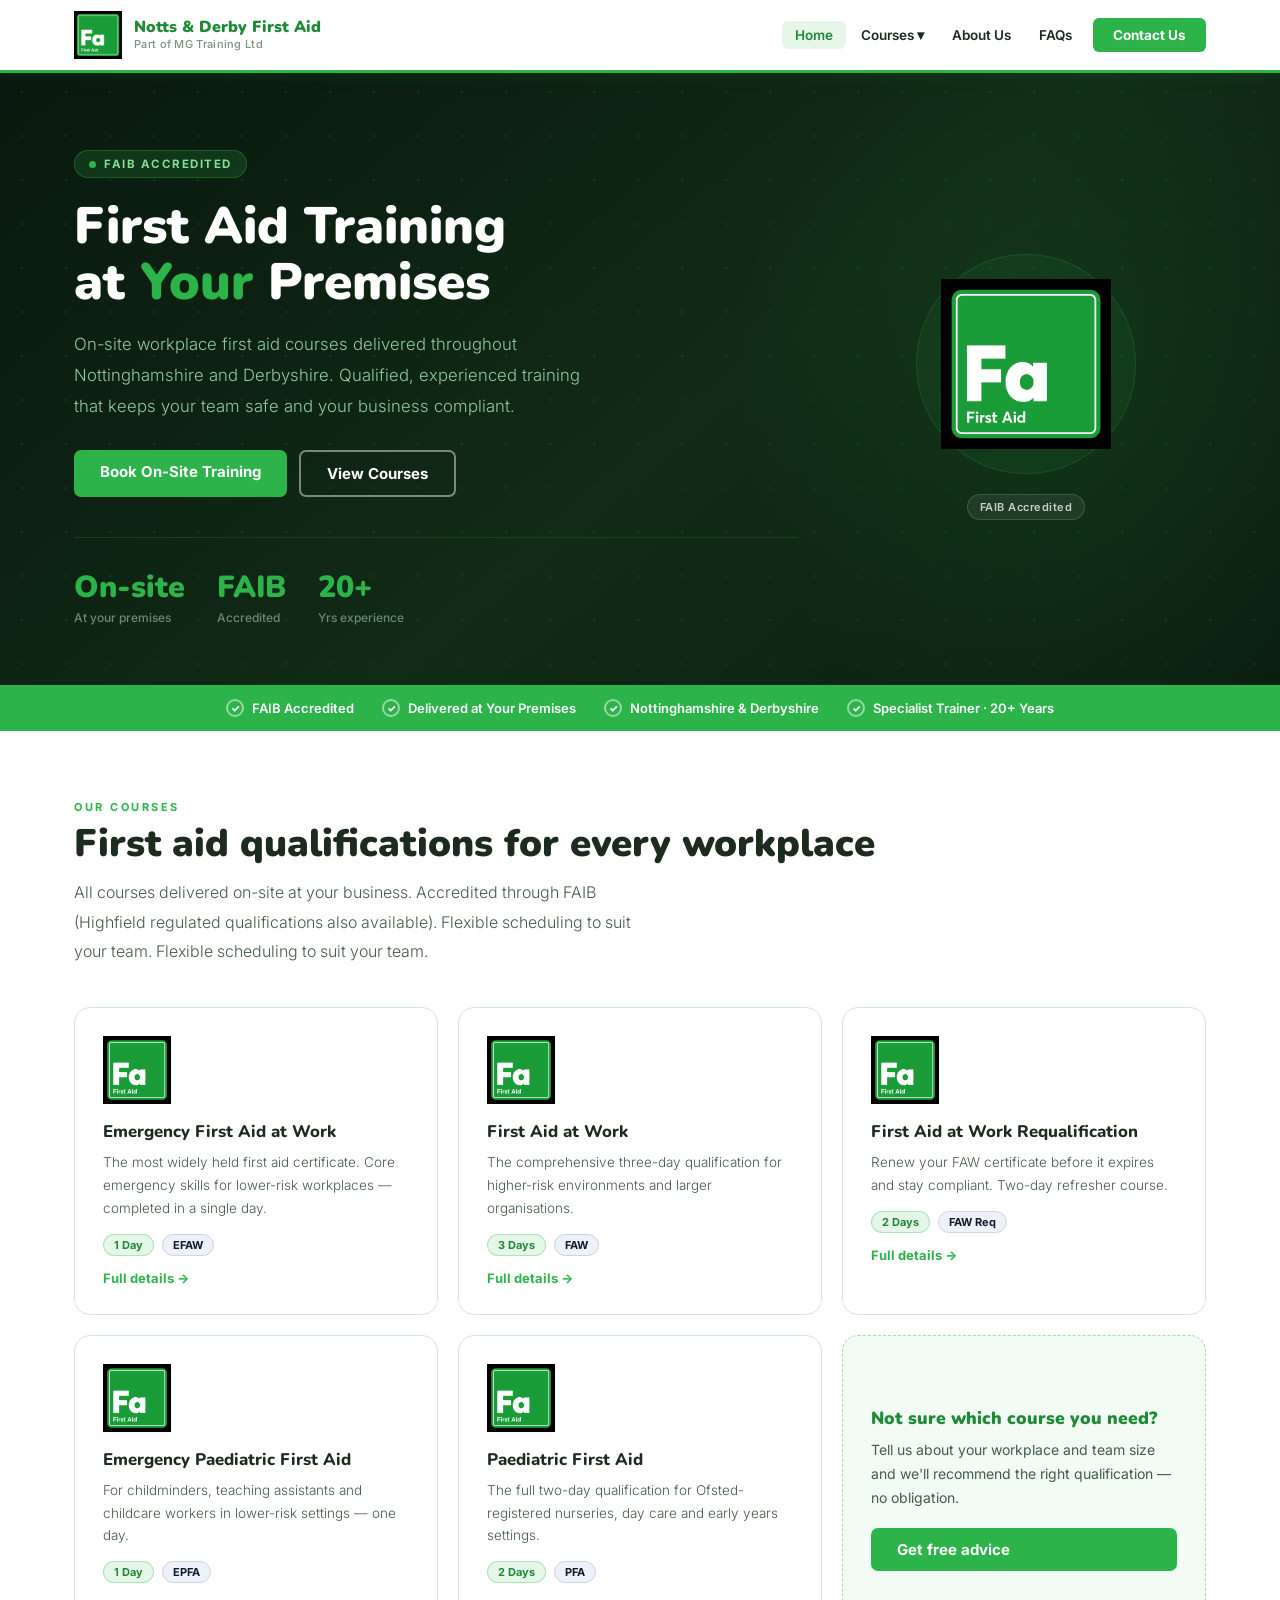
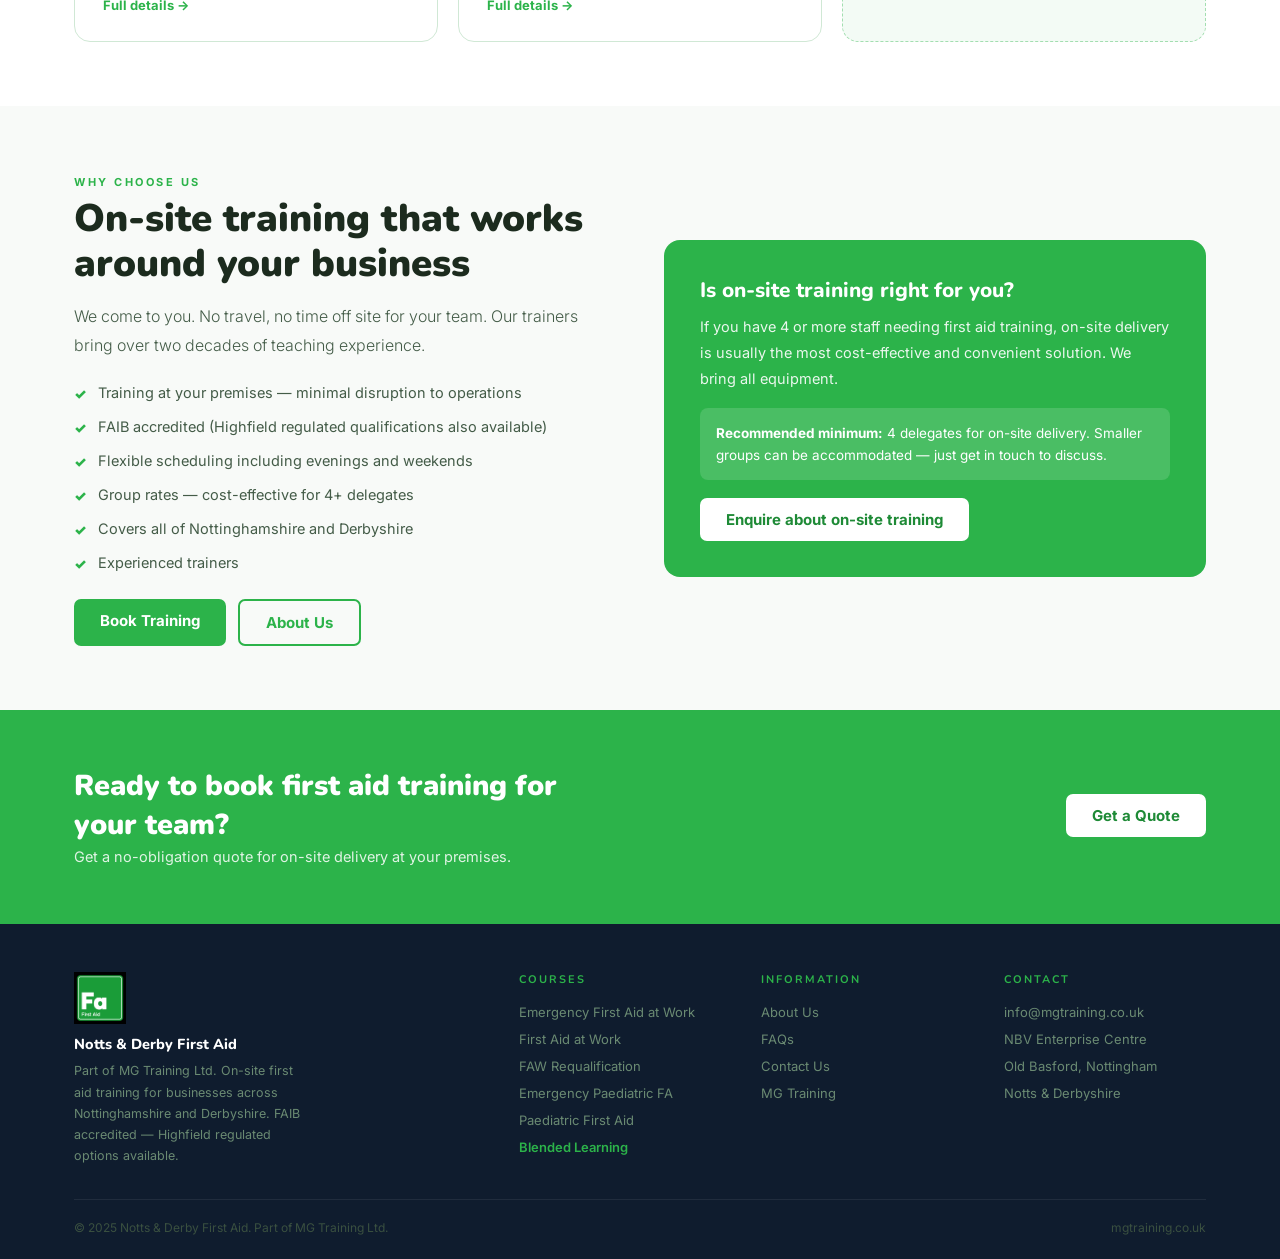
<file: index.html>
<!DOCTYPE html>
<html lang="en">
<head>
<meta charset="UTF-8">
<meta name="viewport" content="width=device-width, initial-scale=1.0">
<title>Notts & Derby First Aid | On-Site First Aid Training</title>
<meta name="description" content="FAIB-accredited first aid training delivered on-site across Nottinghamshire and Derbyshire. EFAW, FAW, paediatric and blended courses. Get a free quote today.">
<link rel="canonical" href="https://www.nottsfirstaid.co.uk/index.html">
<link rel="preconnect" href="https://fonts.googleapis.com">
<link rel="preconnect" href="https://fonts.gstatic.com" crossorigin>
<link href="https://fonts.googleapis.com/css2?family=Nunito:wght@400;600;700;800;900&family=Inter:wght@300;400;500;600&display=swap" rel="stylesheet">
<link rel="stylesheet" href="styles.css">
</head>
<body>
<nav id="site-nav">
<div class="nav-wrap">
<a class="nav-brand" href="index.html">
<img alt="Notts &amp; Derby First Aid" class="nav-logo" src="assets/images/928b873c27a2.png"/>
<div class="nav-brand-text">
<div class="t1">Notts &amp; Derby First Aid</div>
<div class="t2">Part of MG Training Ltd</div>
</div>
</a>
<ul class="nav-links" id="navlinks">
<li><a class="act" href="index.html" id="nl-home">Home</a></li>
<li>
<span id="nl-courses">Courses ▾</span>
<div class="drop">
<a href="emergency-first-aid-at-work.html">Emergency First Aid at Work</a>
<a href="first-aid-at-work.html">First Aid at Work</a>
<a href="faw-requalification.html">FAW Requalification</a>
<a href="emergency-paediatric-first-aid.html">Emergency Paediatric First Aid</a>
<a href="paediatric-first-aid.html">Paediatric First Aid</a>
<a href="blended-learning.html" style="border-top:2px solid #d0e8d5;margin-top:4px;padding-top:12px;color:#1e8a36;font-weight:700;">Blended Learning Options</a>
</div>
</li>
<li><a href="about-us.html" id="nl-about">About Us</a></li>
<li><a href="faqs.html" id="nl-faq">FAQs</a></li>
<li><a class="nav-cta" href="contact-us.html" id="nl-contact">Contact Us</a></li>
</ul>
<div class="hamburger" onclick="toggleNav()"><span></span><span></span><span></span></div>
</div>
</nav>
<div class="page on" id="p-home">

<section class="hero">
<div class="hero-bg-dots"></div>
<div class="hero-glow"></div>
<div class="wrap">
<div class="hero-inner">
<div>
<div class="hero-pill"><span class="hero-pill-dot"></span>FAIB Accredited</div>
<h1>First Aid Training<br/>at <em>Your</em> Premises</h1>
<p class="hero-sub">On-site workplace first aid courses delivered throughout Nottinghamshire and Derbyshire. Qualified, experienced training that keeps your team safe and your business compliant.</p>
<div class="hero-btns">
<a class="btn btn-g" href="contact-us.html">Book On-Site Training</a>
<a class="btn btn-out" href="emergency-first-aid-at-work.html">View Courses</a>
</div>
<div class="hero-stats">
<div><div class="hst-n">On-site</div><div class="hst-l">At your premises</div></div>
<div><div class="hst-n">FAIB</div><div class="hst-l">Accredited</div></div>
<div><div class="hst-n">20+</div><div class="hst-l">Yrs experience</div></div>
</div>
</div>
<div class="hero-visual">
<div class="hero-logo-ring"><img alt="First Aid" src="assets/images/928b873c27a2.png"/></div>
<div class="hero-accred">
<span class="accred-chip">FAIB Accredited</span>
</div>
</div>
</div>
</div>
</section>
<div class="trust">
<div class="wrap">
<div class="trust-inner">
<div class="trust-item"><div class="trust-tick">✓</div>FAIB Accredited</div>
<div class="trust-item"><div class="trust-tick">✓</div>Delivered at Your Premises</div>
<div class="trust-item"><div class="trust-tick">✓</div>Nottinghamshire &amp; Derbyshire</div>
<div class="trust-item"><div class="trust-tick">✓</div>Specialist Trainer · 20+ Years</div>
</div>
</div>
</div>
<section class="sec">
<div class="wrap">
<div style="margin-bottom:40px;">
<span class="tag">Our Courses</span>
<h2 class="sh" style="margin-bottom:12px;">First aid qualifications for every workplace</h2>
<p class="lead" style="max-width:580px;">All courses delivered on-site at your business. Accredited through FAIB (Highfield regulated qualifications also available). Flexible scheduling to suit your team. Flexible scheduling to suit your team.</p>
</div>
<div class="course-grid">
<a class="cc" href="emergency-first-aid-at-work.html">
<img alt="" class="cc-icon" src="assets/images/928b873c27a2.png"/>
<h3>Emergency First Aid at Work</h3>
<p>The most widely held first aid certificate. Core emergency skills for lower-risk workplaces — completed in a single day.</p>
<div class="cc-tags"><span class="tag-chip tc-g">1 Day</span><span class="tag-chip tc-n">EFAW</span></div>
<div class="cc-arr">Full details →</div>
</a>
<a class="cc" href="first-aid-at-work.html">
<img alt="" class="cc-icon" src="assets/images/928b873c27a2.png"/>
<h3>First Aid at Work</h3>
<p>The comprehensive three-day qualification for higher-risk environments and larger organisations.</p>
<div class="cc-tags"><span class="tag-chip tc-g">3 Days</span><span class="tag-chip tc-n">FAW</span></div>
<div class="cc-arr">Full details →</div>
</a>
<a class="cc" href="faw-requalification.html">
<img alt="" class="cc-icon" src="assets/images/928b873c27a2.png"/>
<h3>First Aid at Work Requalification</h3>
<p>Renew your FAW certificate before it expires and stay compliant. Two-day refresher course.</p>
<div class="cc-tags"><span class="tag-chip tc-g">2 Days</span><span class="tag-chip tc-n">FAW Req</span></div>
<div class="cc-arr">Full details →</div>
</a>
<a class="cc" href="emergency-paediatric-first-aid.html">
<img alt="" class="cc-icon" src="assets/images/928b873c27a2.png"/>
<h3>Emergency Paediatric First Aid</h3>
<p>For childminders, teaching assistants and childcare workers in lower-risk settings — one day.</p>
<div class="cc-tags"><span class="tag-chip tc-g">1 Day</span><span class="tag-chip tc-n">EPFA</span></div>
<div class="cc-arr">Full details →</div>
</a>
<a class="cc" href="paediatric-first-aid.html">
<img alt="" class="cc-icon" src="assets/images/928b873c27a2.png"/>
<h3>Paediatric First Aid</h3>
<p>The full two-day qualification for Ofsted-registered nurseries, day care and early years settings.</p>
<div class="cc-tags"><span class="tag-chip tc-g">2 Days</span><span class="tag-chip tc-n">PFA</span></div>
<div class="cc-arr">Full details →</div>
</a>
<div class="cc-cta">
<h3>Not sure which course you need?</h3>
<p>Tell us about your workplace and team size and we'll recommend the right qualification — no obligation.</p>
<a class="btn btn-g" href="contact-us.html">Get free advice</a>
</div>
</div>
</div>
</section>
<section class="sec bg-off">
<div class="wrap">
<div class="why-grid">
<div>
<span class="tag">Why Choose Us</span>
<h2 class="sh" style="margin-bottom:16px;">On-site training that works around your business</h2>
<p class="lead" style="margin-bottom:20px;">We come to you. No travel, no time off site for your team. Our trainers bring over two decades of teaching experience.</p>
<ul class="check-list">
<li>Training at your premises — minimal disruption to operations</li>
<li>FAIB accredited (Highfield regulated qualifications also available)</li>
<li>Flexible scheduling including evenings and weekends</li>
<li>Group rates — cost-effective for 4+ delegates</li>
<li>Covers all of Nottinghamshire and Derbyshire</li>
<li>Experienced trainers</li>
</ul>
<div style="margin-top:24px;display:flex;gap:12px;flex-wrap:wrap;">
<a class="btn btn-g" href="contact-us.html">Book Training</a>
<a class="btn btn-outg" href="about-us.html">About Us</a>
</div>
</div>
<div class="why-card">
<h3>Is on-site training right for you?</h3>
<p>If you have 4 or more staff needing first aid training, on-site delivery is usually the most cost-effective and convenient solution. We bring all equipment.</p>
<div class="why-card-note"><strong>Recommended minimum:</strong> 4 delegates for on-site delivery. Smaller groups can be accommodated — just get in touch to discuss.</div>
<a class="btn btn-w" href="contact-us.html">Enquire about on-site training</a>
</div>
</div>
</div>
</section>
<div class="cta-band">
<div class="wrap">
<div class="cta-inner">
<div><h2>Ready to book first aid training for your team?</h2><p>Get a no-obligation quote for on-site delivery at your premises.</p></div>
<a class="btn btn-w" href="contact-us.html">Get a Quote</a>
</div>
</div>
</div>

</div>
<footer>
<div class="wrap">
<div class="footer-grid">
<div class="fb">
<img alt="Notts &amp; Derby First Aid" src="assets/images/928b873c27a2.png"/>
<h3>Notts &amp; Derby First Aid</h3>
<p>Part of MG Training Ltd. On-site first aid training for businesses across Nottinghamshire and Derbyshire. FAIB accredited — Highfield regulated options available.</p>
</div>
<div class="fc"><h4>Courses</h4><ul>
<li><a href="emergency-first-aid-at-work.html">Emergency First Aid at Work</a></li>
<li><a href="first-aid-at-work.html">First Aid at Work</a></li>
<li><a href="faw-requalification.html">FAW Requalification</a></li>
<li><a href="emergency-paediatric-first-aid.html">Emergency Paediatric FA</a></li>
<li><a href="paediatric-first-aid.html">Paediatric First Aid</a></li>
<li><a href="blended-learning.html" style="color:var(--g);font-weight:600;">Blended Learning</a></li>
</ul></div>
<div class="fc"><h4>Information</h4><ul>
<li><a href="about-us.html">About Us</a></li>
<li><a href="faqs.html">FAQs</a></li>
<li><a href="contact-us.html">Contact Us</a></li>
<li><a href="https://mgtraining.co.uk" target="_blank">MG Training</a></li>
</ul></div>
<div class="fc"><h4>Contact</h4><ul>
<li><a id="emlC">info@mgtraining.co.uk</a></li>
<li><a>NBV Enterprise Centre</a></li>
<li><a>Old Basford, Nottingham</a></li>
<li><a>Notts &amp; Derbyshire</a></li>
</ul></div>
</div>
<div class="footer-bottom">
<p>© 2025 Notts &amp; Derby First Aid. Part of MG Training Ltd.</p>
<a href="https://mgtraining.co.uk" target="_blank">mgtraining.co.uk</a>
</div>
</div>
</footer>
<script src="site.js"></script>
</body>
</html>
</file>
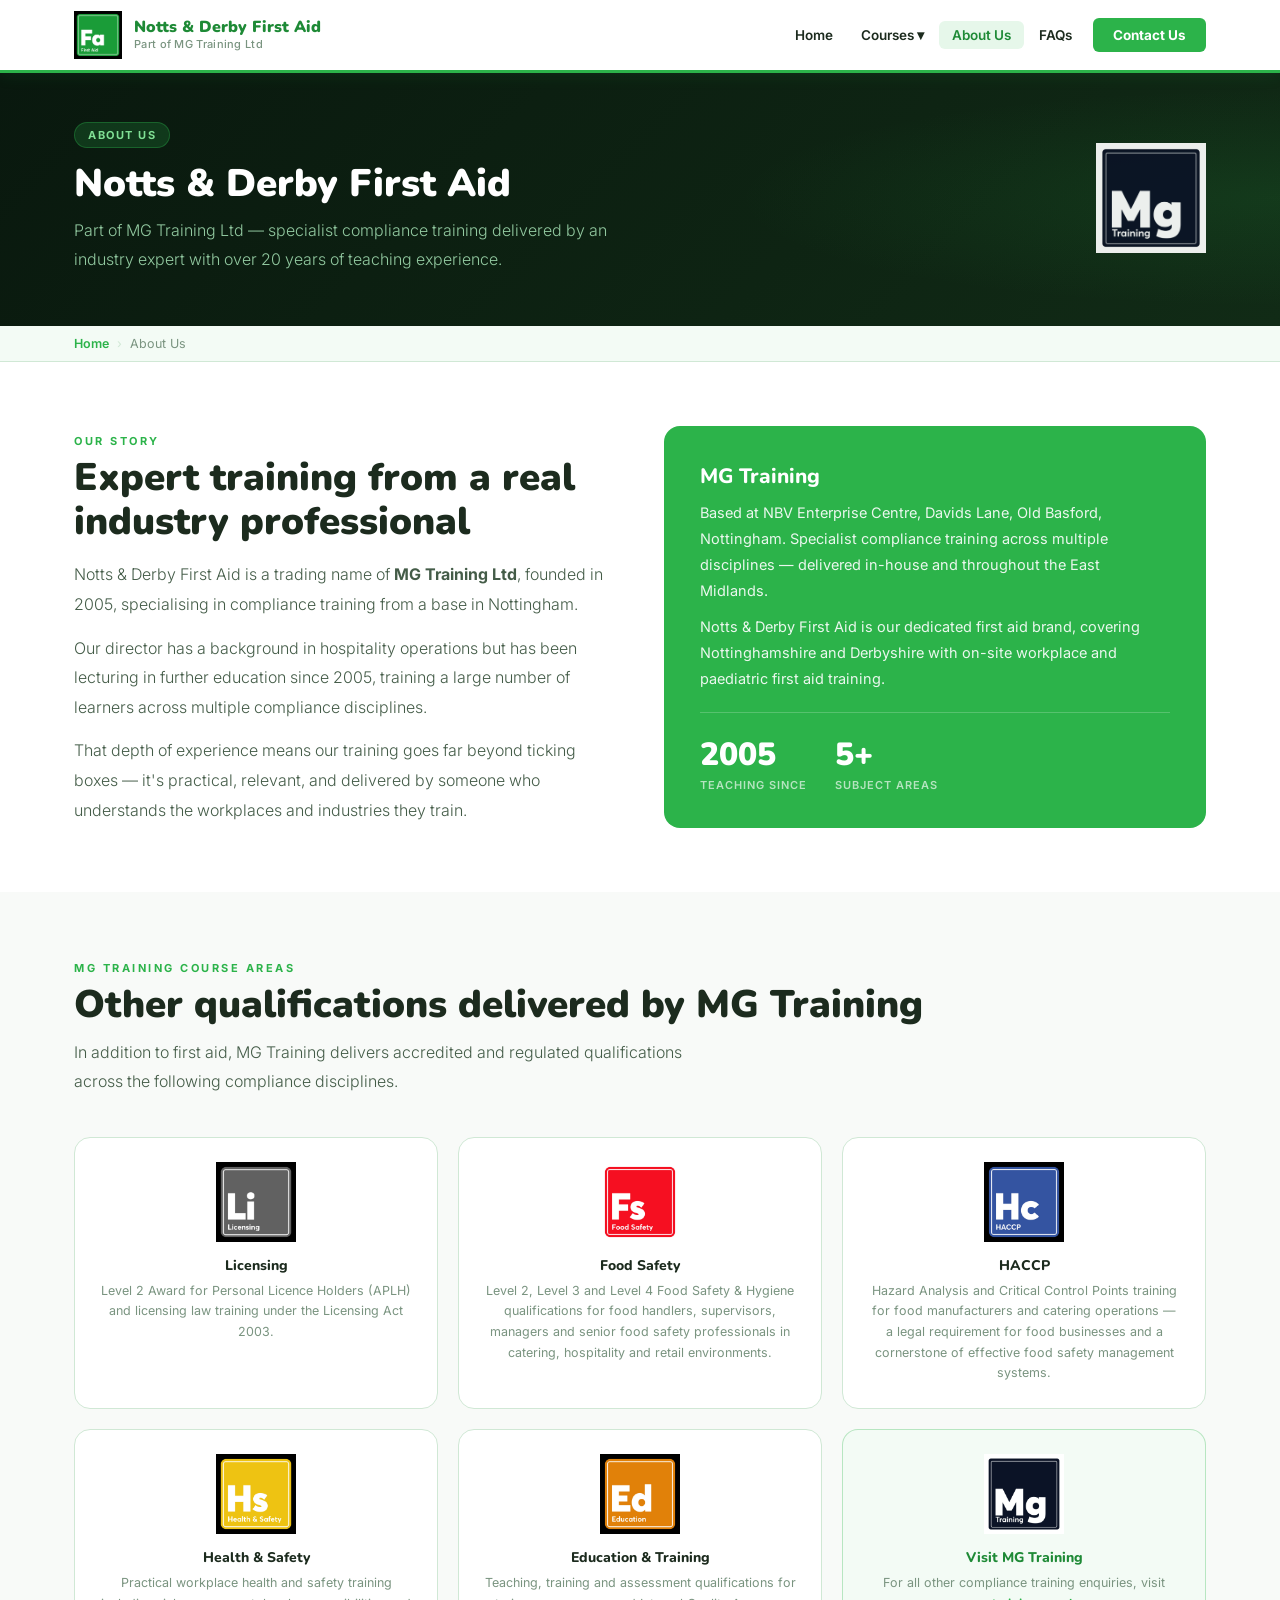
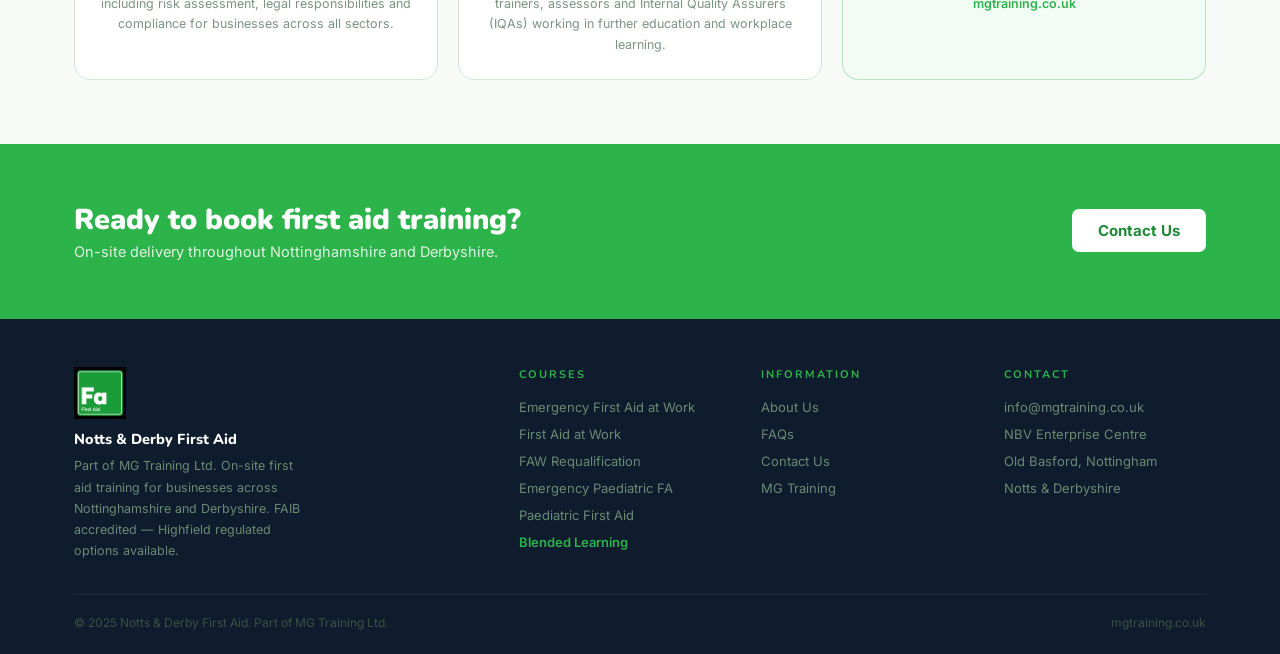
<file: about-us.html>
<!DOCTYPE html>
<html lang="en">
<head>
<meta charset="UTF-8">
<meta name="viewport" content="width=device-width, initial-scale=1.0">
<title>About Us | Notts & Derby First Aid</title>
<meta name="description" content="Notts & Derby First Aid is part of MG Training Ltd, delivering FAIB-accredited on-site first aid training with over 20 years of teaching experience.">
<link rel="canonical" href="https://www.nottsfirstaid.co.uk/about-us.html">
<link rel="preconnect" href="https://fonts.googleapis.com">
<link rel="preconnect" href="https://fonts.gstatic.com" crossorigin>
<link href="https://fonts.googleapis.com/css2?family=Nunito:wght@400;600;700;800;900&family=Inter:wght@300;400;500;600&display=swap" rel="stylesheet">
<link rel="stylesheet" href="styles.css">
</head>
<body>
<nav id="site-nav">
<div class="nav-wrap">
<a class="nav-brand" href="index.html">
<img alt="Notts &amp; Derby First Aid" class="nav-logo" src="assets/images/928b873c27a2.png"/>
<div class="nav-brand-text">
<div class="t1">Notts &amp; Derby First Aid</div>
<div class="t2">Part of MG Training Ltd</div>
</div>
</a>
<ul class="nav-links" id="navlinks">
<li><a href="index.html" id="nl-home">Home</a></li>
<li>
<span id="nl-courses">Courses ▾</span>
<div class="drop">
<a href="emergency-first-aid-at-work.html">Emergency First Aid at Work</a>
<a href="first-aid-at-work.html">First Aid at Work</a>
<a href="faw-requalification.html">FAW Requalification</a>
<a href="emergency-paediatric-first-aid.html">Emergency Paediatric First Aid</a>
<a href="paediatric-first-aid.html">Paediatric First Aid</a>
<a href="blended-learning.html" style="border-top:2px solid #d0e8d5;margin-top:4px;padding-top:12px;color:#1e8a36;font-weight:700;">Blended Learning Options</a>
</div>
</li>
<li><a class="act" href="about-us.html" id="nl-about">About Us</a></li>
<li><a href="faqs.html" id="nl-faq">FAQs</a></li>
<li><a class="nav-cta" href="contact-us.html" id="nl-contact">Contact Us</a></li>
</ul>
<div class="hamburger" onclick="toggleNav()"><span></span><span></span><span></span></div>
</div>
</nav>
<div class="page on" id="p-about">

<section class="ph"><div class="wrap"><div class="ph-inner"><div>
<div class="ph-badge">About Us</div>
<h1>Notts &amp; Derby First Aid</h1>
<p class="ph-sub">Part of MG Training Ltd — specialist compliance training delivered by an industry expert with over 20 years of teaching experience.</p>
</div><img alt="MG Training" class="ph-icon" src="assets/images/efa921dacca7.jpg"/></div></div></section>
<div class="bc"><div class="wrap"><div class="bc-inner"><a href="index.html">Home</a><span class="bc-sep">›</span>About Us</div></div></div>
<section class="sec">
<div class="wrap">
<div class="about-top">
<div>
<span class="tag">Our Story</span>
<h2 class="sh" style="margin-bottom:16px;">Expert training from a real industry professional</h2>
<p class="lead" style="margin-bottom:14px;">Notts &amp; Derby First Aid is a trading name of <strong>MG Training Ltd</strong>, founded in 2005, specialising in compliance training from a base in Nottingham.</p>
<p class="lead" style="margin-bottom:14px;">Our director has a background in hospitality operations but has been lecturing in further education since 2005, training a large number of learners across multiple compliance disciplines.</p>
<p class="lead">That depth of experience means our training goes far beyond ticking boxes — it's practical, relevant, and delivered by someone who understands the workplaces and industries they train.</p>
</div>
<div class="about-card-g">
<h3>MG Training</h3>
<p>Based at NBV Enterprise Centre, Davids Lane, Old Basford, Nottingham. Specialist compliance training across multiple disciplines — delivered in-house and throughout the East Midlands.</p>
<p>Notts &amp; Derby First Aid is our dedicated first aid brand, covering Nottinghamshire and Derbyshire with on-site workplace and paediatric first aid training.</p>
<div class="about-stats">
<div><div class="as-n">2005</div><div class="as-l">Teaching since</div></div>
<div><div class="as-n">5+</div><div class="as-l">Subject areas</div></div>
</div>
</div>
</div>
</div>
</section>
<section class="sec bg-off">
<div class="wrap">
<span class="tag">MG Training Course Areas</span>
<h2 class="sh" style="margin-bottom:10px;">Other qualifications delivered by MG Training</h2>
<p class="lead" style="max-width:640px;margin-bottom:40px;">In addition to first aid, MG Training delivers accredited and regulated qualifications across the following compliance disciplines.</p>
<div class="other-grid">
<div class="oc-card">
<img alt="Licensing" class="oc-img" src="assets/images/65737c34f6d7.png"/>
<h4>Licensing</h4>
<p>Level 2 Award for Personal Licence Holders (APLH) and licensing law training under the Licensing Act 2003. </p>
</div>
<div class="oc-card">
<img alt="Food Safety" class="oc-img" src="assets/images/b69e35aa88ce.jpg"/>
<h4>Food Safety</h4>
<p>Level 2, Level 3 and Level 4 Food Safety &amp; Hygiene qualifications for food handlers, supervisors, managers and senior food safety professionals in catering, hospitality and retail environments.</p>
</div>
<div class="oc-card">
<img alt="HACCP" class="oc-img" src="assets/images/ab5863e9c2c0.png"/>
<h4>HACCP</h4>
<p>Hazard Analysis and Critical Control Points training for food manufacturers and catering operations — a legal requirement for food businesses and a cornerstone of effective food safety management systems.</p>
</div>
<div class="oc-card">
<img alt="Health &amp; Safety" class="oc-img" src="assets/images/557f0203abb0.png"/>
<h4>Health &amp; Safety</h4>
<p>Practical workplace health and safety training including risk assessment, legal responsibilities and compliance for businesses across all sectors.</p>
</div>
<div class="oc-card">
<img alt="Education" class="oc-img" src="assets/images/111db892c5f7.png"/>
<h4>Education &amp; Training</h4>
<p>Teaching, training and assessment qualifications for trainers, assessors and Internal Quality Assurers (IQAs) working in further education and workplace learning.</p>
</div>
<div class="oc-card" style="background:var(--gxl);border-color:rgba(44,179,74,.3);">
<img alt="MG Training" class="oc-img" src="assets/images/efa921dacca7.jpg"/>
<h4 style="color:var(--gd);">Visit MG Training</h4>
<p>For all other compliance training enquiries, visit <a href="https://mgtraining.co.uk" style="color:var(--g);font-weight:600;" target="_blank">mgtraining.co.uk</a></p>
</div>
</div>
</div>
</section>
<div class="cta-band"><div class="wrap"><div class="cta-inner">
<div><h2>Ready to book first aid training?</h2><p>On-site delivery throughout Nottinghamshire and Derbyshire.</p></div>
<a class="btn btn-w" href="contact-us.html">Contact Us</a>
</div></div></div>

</div>
<footer>
<div class="wrap">
<div class="footer-grid">
<div class="fb">
<img alt="Notts &amp; Derby First Aid" src="assets/images/928b873c27a2.png"/>
<h3>Notts &amp; Derby First Aid</h3>
<p>Part of MG Training Ltd. On-site first aid training for businesses across Nottinghamshire and Derbyshire. FAIB accredited — Highfield regulated options available.</p>
</div>
<div class="fc"><h4>Courses</h4><ul>
<li><a href="emergency-first-aid-at-work.html">Emergency First Aid at Work</a></li>
<li><a href="first-aid-at-work.html">First Aid at Work</a></li>
<li><a href="faw-requalification.html">FAW Requalification</a></li>
<li><a href="emergency-paediatric-first-aid.html">Emergency Paediatric FA</a></li>
<li><a href="paediatric-first-aid.html">Paediatric First Aid</a></li>
<li><a href="blended-learning.html" style="color:var(--g);font-weight:600;">Blended Learning</a></li>
</ul></div>
<div class="fc"><h4>Information</h4><ul>
<li><a href="about-us.html">About Us</a></li>
<li><a href="faqs.html">FAQs</a></li>
<li><a href="contact-us.html">Contact Us</a></li>
<li><a href="https://mgtraining.co.uk" target="_blank">MG Training</a></li>
</ul></div>
<div class="fc"><h4>Contact</h4><ul>
<li><a id="emlC">info@mgtraining.co.uk</a></li>
<li><a>NBV Enterprise Centre</a></li>
<li><a>Old Basford, Nottingham</a></li>
<li><a>Notts &amp; Derbyshire</a></li>
</ul></div>
</div>
<div class="footer-bottom">
<p>© 2025 Notts &amp; Derby First Aid. Part of MG Training Ltd.</p>
<a href="https://mgtraining.co.uk" target="_blank">mgtraining.co.uk</a>
</div>
</div>
</footer>
<script src="site.js"></script>
</body>
</html>
</file>
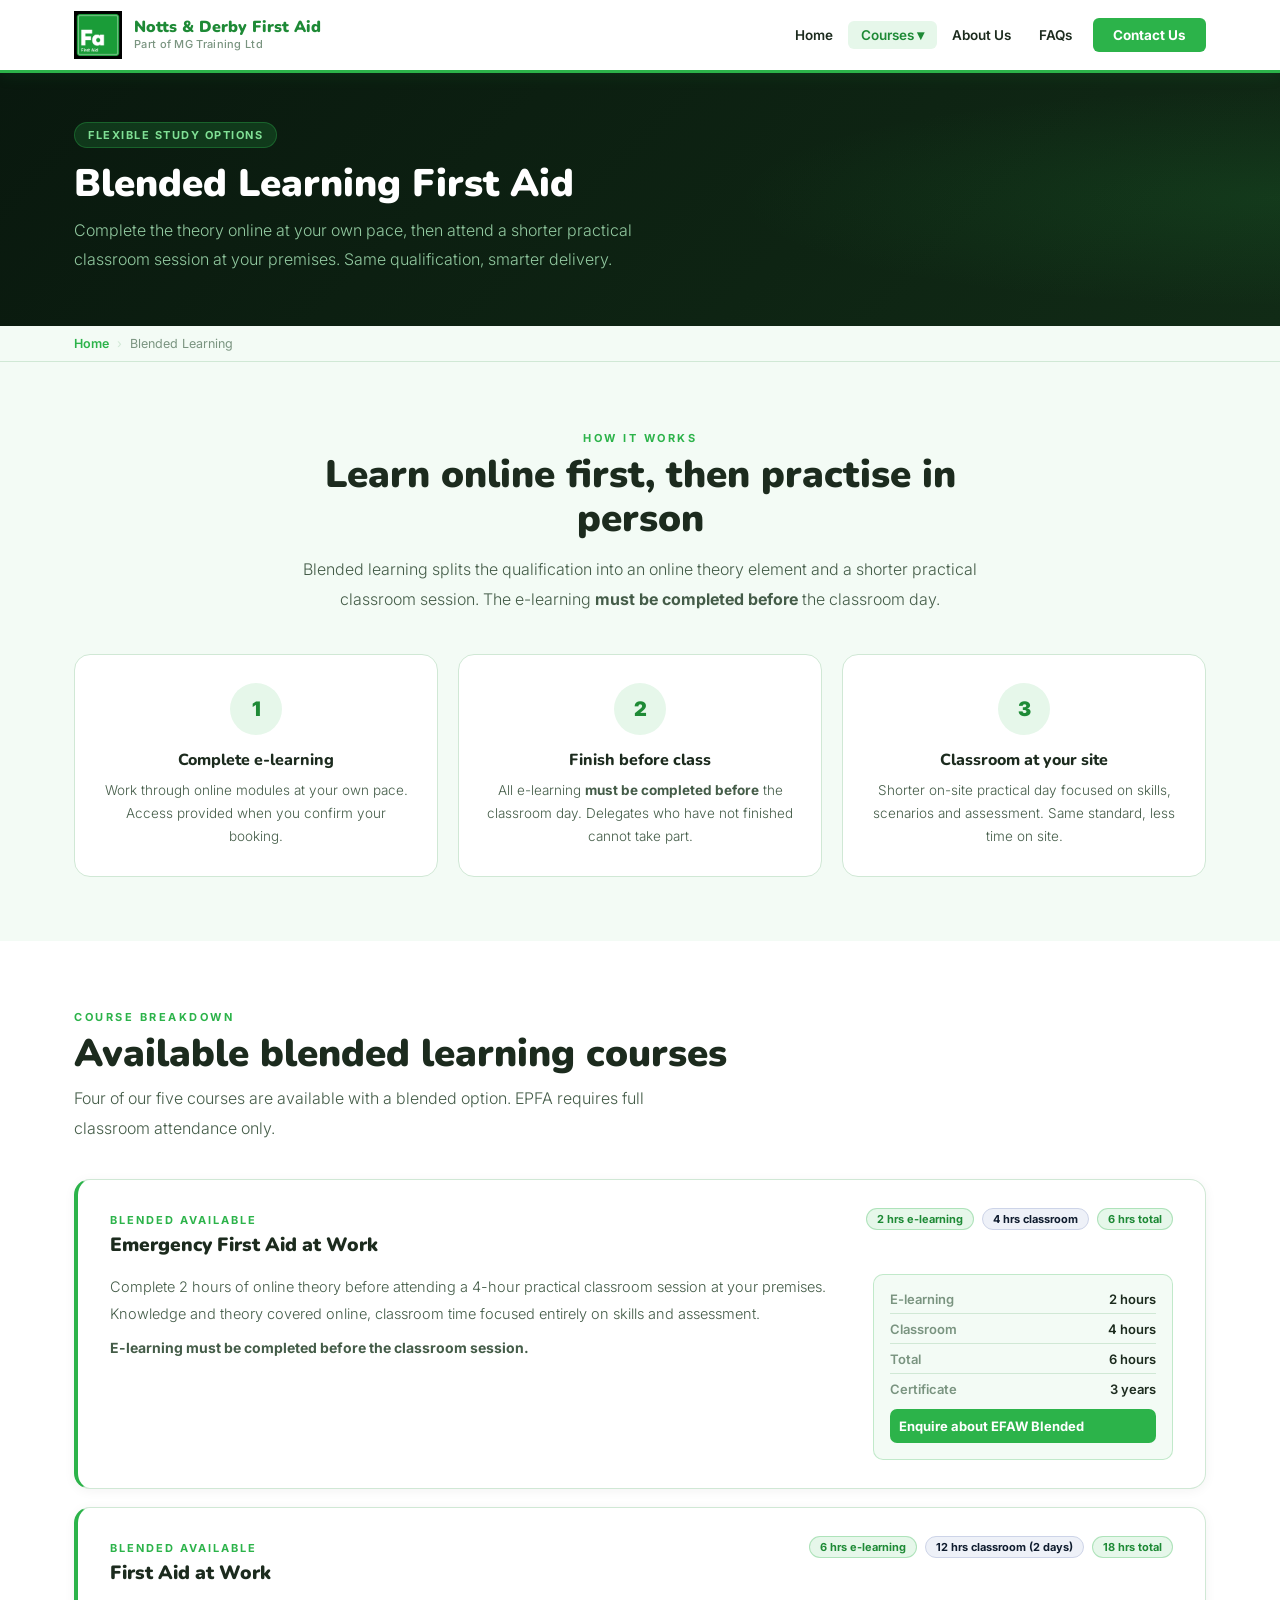
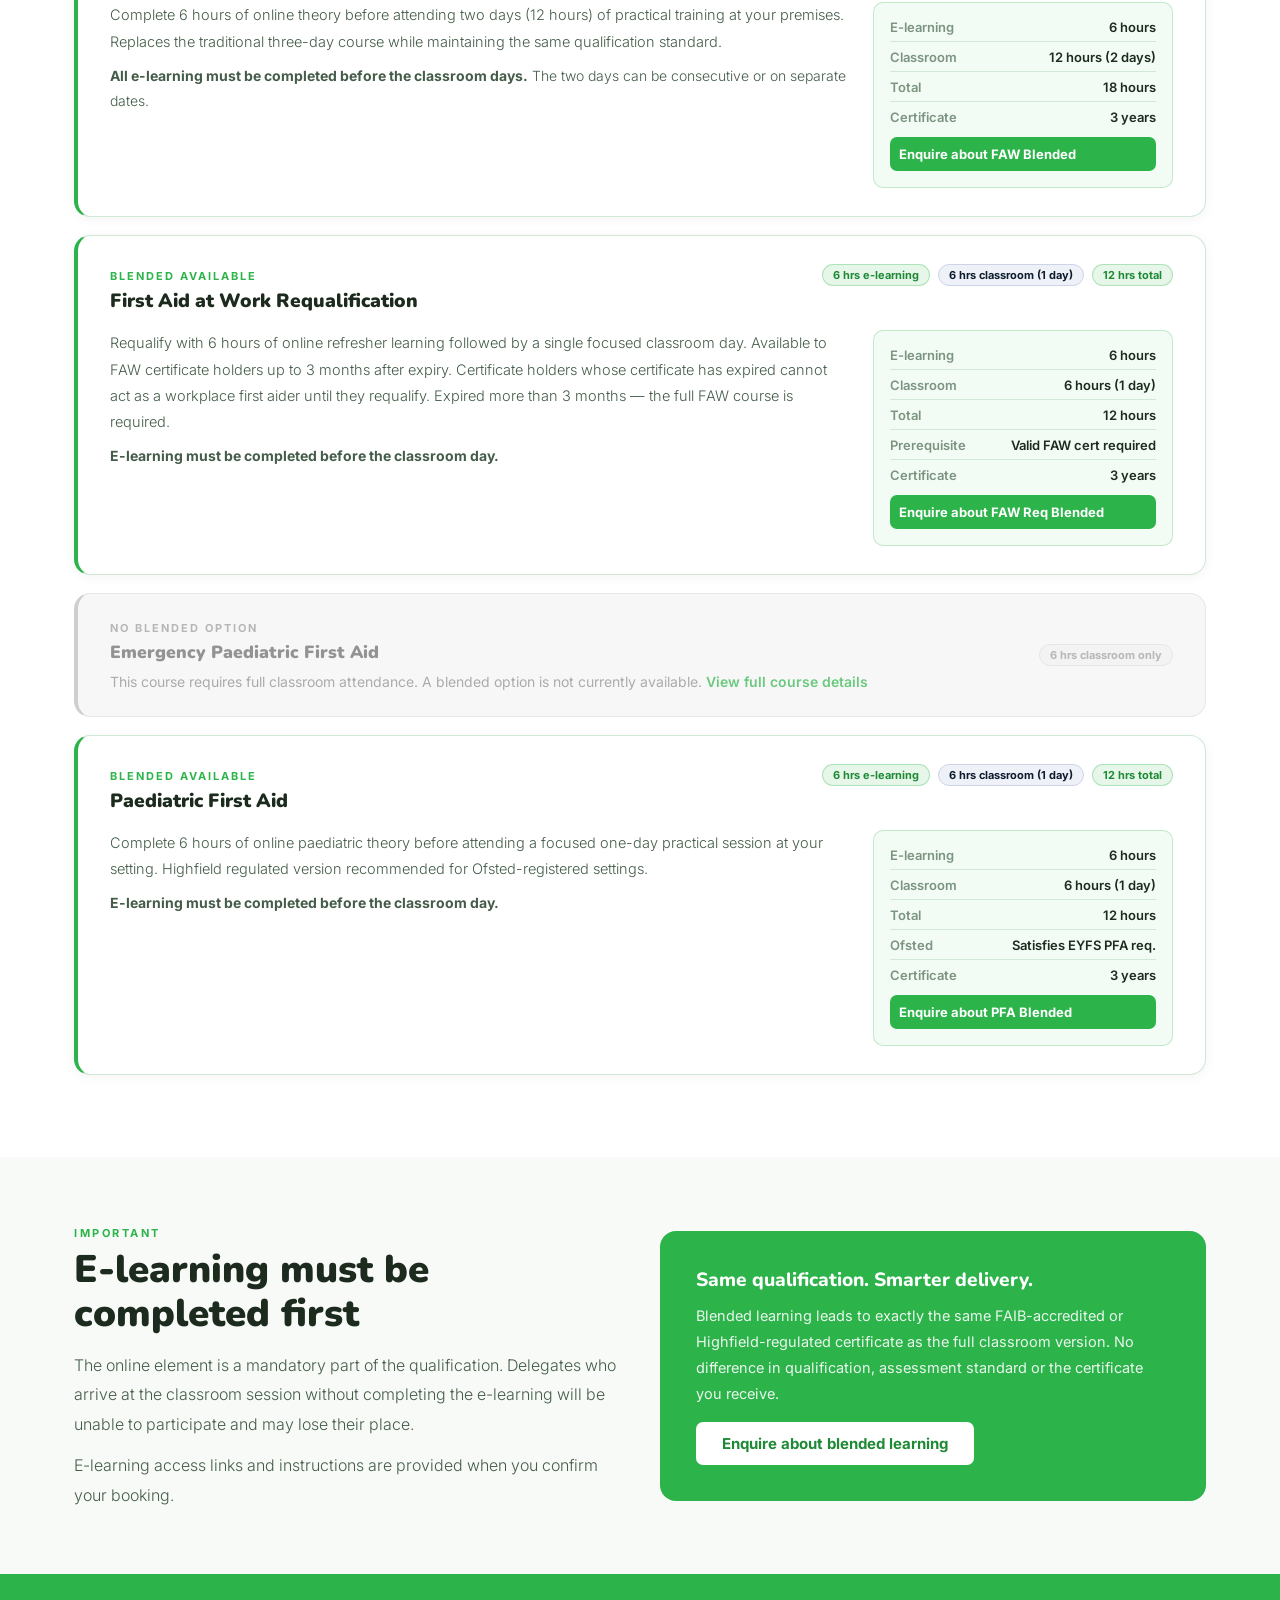
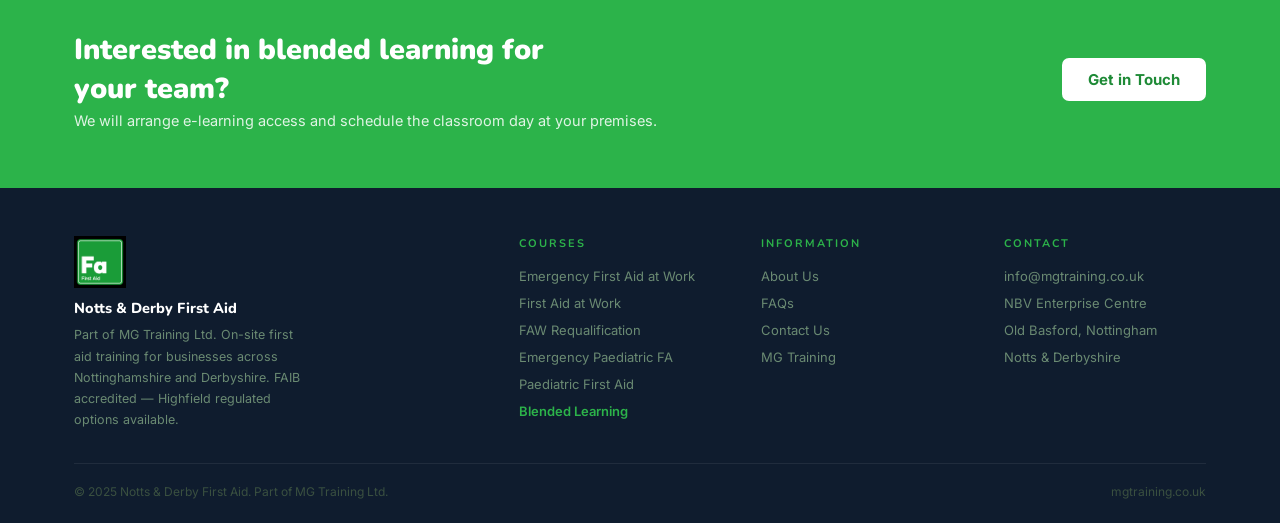
<file: blended-learning.html>
<!DOCTYPE html>
<html lang="en">
<head>
<meta charset="UTF-8">
<meta name="viewport" content="width=device-width, initial-scale=1.0">
<title>Blended Learning First Aid Courses | Notts & Derby First Aid</title>
<meta name="description" content="Blended learning first aid: complete the theory online, then a shorter practical classroom session at your premises. Same FAIB-accredited certificate.">
<link rel="canonical" href="https://www.nottsfirstaid.co.uk/blended-learning.html">
<link rel="preconnect" href="https://fonts.googleapis.com">
<link rel="preconnect" href="https://fonts.gstatic.com" crossorigin>
<link href="https://fonts.googleapis.com/css2?family=Nunito:wght@400;600;700;800;900&family=Inter:wght@300;400;500;600&display=swap" rel="stylesheet">
<link rel="stylesheet" href="styles.css">
</head>
<body>
<nav id="site-nav">
<div class="nav-wrap">
<a class="nav-brand" href="index.html">
<img alt="Notts &amp; Derby First Aid" class="nav-logo" src="assets/images/928b873c27a2.png"/>
<div class="nav-brand-text">
<div class="t1">Notts &amp; Derby First Aid</div>
<div class="t2">Part of MG Training Ltd</div>
</div>
</a>
<ul class="nav-links" id="navlinks">
<li><a href="index.html" id="nl-home">Home</a></li>
<li>
<span class="act" id="nl-courses">Courses ▾</span>
<div class="drop">
<a href="emergency-first-aid-at-work.html">Emergency First Aid at Work</a>
<a href="first-aid-at-work.html">First Aid at Work</a>
<a href="faw-requalification.html">FAW Requalification</a>
<a href="emergency-paediatric-first-aid.html">Emergency Paediatric First Aid</a>
<a href="paediatric-first-aid.html">Paediatric First Aid</a>
<a href="blended-learning.html" style="border-top:2px solid #d0e8d5;margin-top:4px;padding-top:12px;color:#1e8a36;font-weight:700;">Blended Learning Options</a>
</div>
</li>
<li><a href="about-us.html" id="nl-about">About Us</a></li>
<li><a href="faqs.html" id="nl-faq">FAQs</a></li>
<li><a class="nav-cta" href="contact-us.html" id="nl-contact">Contact Us</a></li>
</ul>
<div class="hamburger" onclick="toggleNav()"><span></span><span></span><span></span></div>
</div>
</nav>
<div class="page on" id="p-blended">

<section class="ph"><div class="wrap"><div class="ph-inner"><div>
<div class="ph-badge">Flexible Study Options</div>
<h1>Blended Learning First Aid</h1>
<p class="ph-sub">Complete the theory online at your own pace, then attend a shorter practical classroom session at your premises. Same qualification, smarter delivery.</p>
</div></div></div></section>
<div class="bc"><div class="wrap"><div class="bc-inner"><a href="index.html">Home</a><span class="bc-sep">›</span>Blended Learning</div></div></div>
<section class="sec bg-gl">
<div class="wrap">
<div style="max-width:740px;margin:0 auto;text-align:center;margin-bottom:40px;">
<span class="tag">How It Works</span>
<h2 class="sh" style="margin-bottom:14px;">Learn online first, then practise in person</h2>
<p class="lead">Blended learning splits the qualification into an online theory element and a shorter practical classroom session. The e-learning <strong>must be completed before</strong> the classroom day.</p>
</div>
<div style="display:grid;grid-template-columns:repeat(3,1fr);gap:20px;">
<div style="background:#fff;border:1.5px solid var(--border);border-radius:var(--radiusl);padding:28px;text-align:center;">
<div style="width:52px;height:52px;background:var(--gl);border-radius:50%;display:flex;align-items:center;justify-content:center;font-weight:900;font-size:20px;margin:0 auto 14px;color:var(--gd);">1</div>
<h3 style="font-family:'Nunito',sans-serif;font-size:1rem;font-weight:800;margin-bottom:8px;">Complete e-learning</h3>
<p style="font-size:13.5px;color:var(--textm);line-height:1.7;font-weight:300;">Work through online modules at your own pace. Access provided when you confirm your booking.</p>
</div>
<div style="background:#fff;border:1.5px solid var(--border);border-radius:var(--radiusl);padding:28px;text-align:center;">
<div style="width:52px;height:52px;background:var(--gl);border-radius:50%;display:flex;align-items:center;justify-content:center;font-weight:900;font-size:20px;margin:0 auto 14px;color:var(--gd);">2</div>
<h3 style="font-family:'Nunito',sans-serif;font-size:1rem;font-weight:800;margin-bottom:8px;">Finish before class</h3>
<p style="font-size:13.5px;color:var(--textm);line-height:1.7;font-weight:300;">All e-learning <strong>must be completed before</strong> the classroom day. Delegates who have not finished cannot take part.</p>
</div>
<div style="background:#fff;border:1.5px solid var(--border);border-radius:var(--radiusl);padding:28px;text-align:center;">
<div style="width:52px;height:52px;background:var(--gl);border-radius:50%;display:flex;align-items:center;justify-content:center;font-weight:900;font-size:20px;margin:0 auto 14px;color:var(--gd);">3</div>
<h3 style="font-family:'Nunito',sans-serif;font-size:1rem;font-weight:800;margin-bottom:8px;">Classroom at your site</h3>
<p style="font-size:13.5px;color:var(--textm);line-height:1.7;font-weight:300;">Shorter on-site practical day focused on skills, scenarios and assessment. Same standard, less time on site.</p>
</div>
</div>
</div>
</section>
<section class="sec">
<div class="wrap">
<span class="tag">Course Breakdown</span>
<h2 class="sh" style="margin-bottom:8px;">Available blended learning courses</h2>
<p class="lead" style="max-width:600px;margin-bottom:36px;">Four of our five courses are available with a blended option. EPFA requires full classroom attendance only.</p>
<div style="background:#fff;border:1.5px solid var(--border);border-left:4px solid var(--g);border-radius:var(--radiusl);padding:28px 32px;margin-bottom:18px;box-shadow:0 2px 12px rgba(0,0,0,.05);">
<div style="display:flex;justify-content:space-between;align-items:flex-start;flex-wrap:wrap;gap:14px;margin-bottom:16px;">
<div><span style="font-size:11px;font-weight:700;letter-spacing:2px;text-transform:uppercase;color:var(--g);">Blended Available</span>
<h3 style="font-family:'Nunito',sans-serif;font-size:1.2rem;font-weight:900;margin-top:4px;">Emergency First Aid at Work</h3></div>
<div style="display:flex;gap:8px;flex-wrap:wrap;"><span class="tag-chip tc-g">2 hrs e-learning</span><span class="tag-chip tc-n">4 hrs classroom</span><span class="tag-chip tc-g">6 hrs total</span></div>
</div>
<div style="display:grid;grid-template-columns:1fr 300px;gap:24px;align-items:start;">
<div>
<p style="font-size:14.5px;color:var(--textm);line-height:1.8;font-weight:300;">Complete 2 hours of online theory before attending a 4-hour practical classroom session at your premises. Knowledge and theory covered online, classroom time focused entirely on skills and assessment.</p>
<p style="font-size:14px;color:var(--textm);line-height:1.8;font-weight:300;margin-top:8px;"><strong>E-learning must be completed before the classroom session.</strong></p>
</div>
<div style="background:var(--gxl);border:1.5px solid rgba(44,179,74,.25);border-radius:10px;padding:16px;">
<div style="display:flex;flex-direction:column;gap:7px;margin-bottom:12px;">
<div style="display:flex;justify-content:space-between;font-size:13px;border-bottom:1px solid var(--border);padding-bottom:6px;"><span style="color:var(--textmu);font-weight:600;">E-learning</span><span style="font-weight:600;">2 hours</span></div>
<div style="display:flex;justify-content:space-between;font-size:13px;border-bottom:1px solid var(--border);padding-bottom:6px;"><span style="color:var(--textmu);font-weight:600;">Classroom</span><span style="font-weight:600;">4 hours</span></div>
<div style="display:flex;justify-content:space-between;font-size:13px;border-bottom:1px solid var(--border);padding-bottom:6px;"><span style="color:var(--textmu);font-weight:600;">Total</span><span style="font-weight:600;">6 hours</span></div>
<div style="display:flex;justify-content:space-between;font-size:13px;"><span style="color:var(--textmu);font-weight:600;">Certificate</span><span style="font-weight:600;">3 years</span></div>
</div>
<a class="btn btn-g" href="contact-us.html" style="width:100%;font-size:13px;padding:9px;">Enquire about EFAW Blended</a>
</div>
</div>
</div>
<div style="background:#fff;border:1.5px solid var(--border);border-left:4px solid var(--g);border-radius:var(--radiusl);padding:28px 32px;margin-bottom:18px;box-shadow:0 2px 12px rgba(0,0,0,.05);">
<div style="display:flex;justify-content:space-between;align-items:flex-start;flex-wrap:wrap;gap:14px;margin-bottom:16px;">
<div><span style="font-size:11px;font-weight:700;letter-spacing:2px;text-transform:uppercase;color:var(--g);">Blended Available</span>
<h3 style="font-family:'Nunito',sans-serif;font-size:1.2rem;font-weight:900;margin-top:4px;">First Aid at Work</h3></div>
<div style="display:flex;gap:8px;flex-wrap:wrap;"><span class="tag-chip tc-g">6 hrs e-learning</span><span class="tag-chip tc-n">12 hrs classroom (2 days)</span><span class="tag-chip tc-g">18 hrs total</span></div>
</div>
<div style="display:grid;grid-template-columns:1fr 300px;gap:24px;align-items:start;">
<div>
<p style="font-size:14.5px;color:var(--textm);line-height:1.8;font-weight:300;">Complete 6 hours of online theory before attending two days (12 hours) of practical training at your premises. Replaces the traditional three-day course while maintaining the same qualification standard.</p>
<p style="font-size:14px;color:var(--textm);line-height:1.8;font-weight:300;margin-top:8px;"><strong>All e-learning must be completed before the classroom days.</strong> The two days can be consecutive or on separate dates.</p>
</div>
<div style="background:var(--gxl);border:1.5px solid rgba(44,179,74,.25);border-radius:10px;padding:16px;">
<div style="display:flex;flex-direction:column;gap:7px;margin-bottom:12px;">
<div style="display:flex;justify-content:space-between;font-size:13px;border-bottom:1px solid var(--border);padding-bottom:6px;"><span style="color:var(--textmu);font-weight:600;">E-learning</span><span style="font-weight:600;">6 hours</span></div>
<div style="display:flex;justify-content:space-between;font-size:13px;border-bottom:1px solid var(--border);padding-bottom:6px;"><span style="color:var(--textmu);font-weight:600;">Classroom</span><span style="font-weight:600;">12 hours (2 days)</span></div>
<div style="display:flex;justify-content:space-between;font-size:13px;border-bottom:1px solid var(--border);padding-bottom:6px;"><span style="color:var(--textmu);font-weight:600;">Total</span><span style="font-weight:600;">18 hours</span></div>
<div style="display:flex;justify-content:space-between;font-size:13px;"><span style="color:var(--textmu);font-weight:600;">Certificate</span><span style="font-weight:600;">3 years</span></div>
</div>
<a class="btn btn-g" href="contact-us.html" style="width:100%;font-size:13px;padding:9px;">Enquire about FAW Blended</a>
</div>
</div>
</div>
<div style="background:#fff;border:1.5px solid var(--border);border-left:4px solid var(--g);border-radius:var(--radiusl);padding:28px 32px;margin-bottom:18px;box-shadow:0 2px 12px rgba(0,0,0,.05);">
<div style="display:flex;justify-content:space-between;align-items:flex-start;flex-wrap:wrap;gap:14px;margin-bottom:16px;">
<div><span style="font-size:11px;font-weight:700;letter-spacing:2px;text-transform:uppercase;color:var(--g);">Blended Available</span>
<h3 style="font-family:'Nunito',sans-serif;font-size:1.2rem;font-weight:900;margin-top:4px;">First Aid at Work Requalification</h3></div>
<div style="display:flex;gap:8px;flex-wrap:wrap;"><span class="tag-chip tc-g">6 hrs e-learning</span><span class="tag-chip tc-n">6 hrs classroom (1 day)</span><span class="tag-chip tc-g">12 hrs total</span></div>
</div>
<div style="display:grid;grid-template-columns:1fr 300px;gap:24px;align-items:start;">
<div>
<p style="font-size:14.5px;color:var(--textm);line-height:1.8;font-weight:300;">Requalify with 6 hours of online refresher learning followed by a single focused classroom day. Available to FAW certificate holders up to 3 months after expiry. Certificate holders whose certificate has expired cannot act as a workplace first aider until they requalify. Expired more than 3 months — the full FAW course is required.</p>
<p style="font-size:14px;color:var(--textm);line-height:1.8;font-weight:300;margin-top:8px;"><strong>E-learning must be completed before the classroom day.</strong></p>
</div>
<div style="background:var(--gxl);border:1.5px solid rgba(44,179,74,.25);border-radius:10px;padding:16px;">
<div style="display:flex;flex-direction:column;gap:7px;margin-bottom:12px;">
<div style="display:flex;justify-content:space-between;font-size:13px;border-bottom:1px solid var(--border);padding-bottom:6px;"><span style="color:var(--textmu);font-weight:600;">E-learning</span><span style="font-weight:600;">6 hours</span></div>
<div style="display:flex;justify-content:space-between;font-size:13px;border-bottom:1px solid var(--border);padding-bottom:6px;"><span style="color:var(--textmu);font-weight:600;">Classroom</span><span style="font-weight:600;">6 hours (1 day)</span></div>
<div style="display:flex;justify-content:space-between;font-size:13px;border-bottom:1px solid var(--border);padding-bottom:6px;"><span style="color:var(--textmu);font-weight:600;">Total</span><span style="font-weight:600;">12 hours</span></div>
<div style="display:flex;justify-content:space-between;font-size:13px;border-bottom:1px solid var(--border);padding-bottom:6px;"><span style="color:var(--textmu);font-weight:600;">Prerequisite</span><span style="font-weight:600;">Valid FAW cert required</span></div>
<div style="display:flex;justify-content:space-between;font-size:13px;"><span style="color:var(--textmu);font-weight:600;">Certificate</span><span style="font-weight:600;">3 years</span></div>
</div>
<a class="btn btn-g" href="contact-us.html" style="width:100%;font-size:13px;padding:9px;">Enquire about FAW Req Blended</a>
</div>
</div>
</div>
<div style="background:#f5f5f5;border:1.5px solid #ddd;border-left:4px solid #bbb;border-radius:var(--radiusl);padding:22px 32px;margin-bottom:18px;opacity:.7;">
<div style="display:flex;justify-content:space-between;align-items:center;flex-wrap:wrap;gap:14px;">
<div><span style="font-size:11px;font-weight:700;letter-spacing:2px;text-transform:uppercase;color:#999;">No Blended Option</span>
<h3 style="font-family:'Nunito',sans-serif;font-size:1.1rem;font-weight:900;margin-top:4px;color:#666;">Emergency Paediatric First Aid</h3>
<p style="font-size:14px;color:#888;line-height:1.7;margin-top:6px;">This course requires full classroom attendance. A blended option is not currently available. <a href="emergency-paediatric-first-aid.html" style="color:var(--g);font-weight:600;cursor:pointer;">View full course details</a></p></div>
<span class="tag-chip" style="background:#eee;color:#999;border:1px solid #ddd;white-space:nowrap;flex-shrink:0;">6 hrs classroom only</span>
</div>
</div>
<div style="background:#fff;border:1.5px solid var(--border);border-left:4px solid var(--g);border-radius:var(--radiusl);padding:28px 32px;margin-bottom:18px;box-shadow:0 2px 12px rgba(0,0,0,.05);">
<div style="display:flex;justify-content:space-between;align-items:flex-start;flex-wrap:wrap;gap:14px;margin-bottom:16px;">
<div><span style="font-size:11px;font-weight:700;letter-spacing:2px;text-transform:uppercase;color:var(--g);">Blended Available</span>
<h3 style="font-family:'Nunito',sans-serif;font-size:1.2rem;font-weight:900;margin-top:4px;">Paediatric First Aid</h3></div>
<div style="display:flex;gap:8px;flex-wrap:wrap;"><span class="tag-chip tc-g">6 hrs e-learning</span><span class="tag-chip tc-n">6 hrs classroom (1 day)</span><span class="tag-chip tc-g">12 hrs total</span></div>
</div>
<div style="display:grid;grid-template-columns:1fr 300px;gap:24px;align-items:start;">
<div>
<p style="font-size:14.5px;color:var(--textm);line-height:1.8;font-weight:300;">Complete 6 hours of online paediatric theory before attending a focused one-day practical session at your setting. Highfield regulated version recommended for Ofsted-registered settings.</p>
<p style="font-size:14px;color:var(--textm);line-height:1.8;font-weight:300;margin-top:8px;"><strong>E-learning must be completed before the classroom day.</strong></p>
</div>
<div style="background:var(--gxl);border:1.5px solid rgba(44,179,74,.25);border-radius:10px;padding:16px;">
<div style="display:flex;flex-direction:column;gap:7px;margin-bottom:12px;">
<div style="display:flex;justify-content:space-between;font-size:13px;border-bottom:1px solid var(--border);padding-bottom:6px;"><span style="color:var(--textmu);font-weight:600;">E-learning</span><span style="font-weight:600;">6 hours</span></div>
<div style="display:flex;justify-content:space-between;font-size:13px;border-bottom:1px solid var(--border);padding-bottom:6px;"><span style="color:var(--textmu);font-weight:600;">Classroom</span><span style="font-weight:600;">6 hours (1 day)</span></div>
<div style="display:flex;justify-content:space-between;font-size:13px;border-bottom:1px solid var(--border);padding-bottom:6px;"><span style="color:var(--textmu);font-weight:600;">Total</span><span style="font-weight:600;">12 hours</span></div>
<div style="display:flex;justify-content:space-between;font-size:13px;border-bottom:1px solid var(--border);padding-bottom:6px;"><span style="color:var(--textmu);font-weight:600;">Ofsted</span><span style="font-weight:600;">Satisfies EYFS PFA req.</span></div>
<div style="display:flex;justify-content:space-between;font-size:13px;"><span style="color:var(--textmu);font-weight:600;">Certificate</span><span style="font-weight:600;">3 years</span></div>
</div>
<a class="btn btn-g" href="contact-us.html" style="width:100%;font-size:13px;padding:9px;">Enquire about PFA Blended</a>
</div>
</div>
</div>
</div>
</section>
<section class="sec bg-off">
<div class="wrap">
<div style="display:grid;grid-template-columns:1fr 1fr;gap:40px;align-items:center;">
<div>
<span class="tag">Important</span>
<h2 class="sh" style="margin-bottom:14px;">E-learning must be completed first</h2>
<p class="lead" style="margin-bottom:12px;">The online element is a mandatory part of the qualification. Delegates who arrive at the classroom session without completing the e-learning will be unable to participate and may lose their place.</p>
<p class="lead">E-learning access links and instructions are provided when you confirm your booking.</p>
</div>
<div style="background:var(--g);border-radius:var(--radiusl);padding:36px;color:#fff;">
<h3 style="font-family:'Nunito',sans-serif;font-size:1.2rem;font-weight:800;margin-bottom:10px;">Same qualification. Smarter delivery.</h3>
<p style="font-size:14.5px;line-height:1.8;opacity:.9;margin-bottom:14px;">Blended learning leads to exactly the same FAIB-accredited or Highfield-regulated certificate as the full classroom version. No difference in qualification, assessment standard or the certificate you receive.</p>
<a class="btn btn-w" href="contact-us.html">Enquire about blended learning</a>
</div>
</div>
</div>
</section>
<div class="cta-band"><div class="wrap"><div class="cta-inner">
<div><h2>Interested in blended learning for your team?</h2><p>We will arrange e-learning access and schedule the classroom day at your premises.</p></div>
<a class="btn btn-w" href="contact-us.html">Get in Touch</a>
</div></div></div>

</div>
<footer>
<div class="wrap">
<div class="footer-grid">
<div class="fb">
<img alt="Notts &amp; Derby First Aid" src="assets/images/928b873c27a2.png"/>
<h3>Notts &amp; Derby First Aid</h3>
<p>Part of MG Training Ltd. On-site first aid training for businesses across Nottinghamshire and Derbyshire. FAIB accredited — Highfield regulated options available.</p>
</div>
<div class="fc"><h4>Courses</h4><ul>
<li><a href="emergency-first-aid-at-work.html">Emergency First Aid at Work</a></li>
<li><a href="first-aid-at-work.html">First Aid at Work</a></li>
<li><a href="faw-requalification.html">FAW Requalification</a></li>
<li><a href="emergency-paediatric-first-aid.html">Emergency Paediatric FA</a></li>
<li><a href="paediatric-first-aid.html">Paediatric First Aid</a></li>
<li><a href="blended-learning.html" style="color:var(--g);font-weight:600;">Blended Learning</a></li>
</ul></div>
<div class="fc"><h4>Information</h4><ul>
<li><a href="about-us.html">About Us</a></li>
<li><a href="faqs.html">FAQs</a></li>
<li><a href="contact-us.html">Contact Us</a></li>
<li><a href="https://mgtraining.co.uk" target="_blank">MG Training</a></li>
</ul></div>
<div class="fc"><h4>Contact</h4><ul>
<li><a id="emlC">info@mgtraining.co.uk</a></li>
<li><a>NBV Enterprise Centre</a></li>
<li><a>Old Basford, Nottingham</a></li>
<li><a>Notts &amp; Derbyshire</a></li>
</ul></div>
</div>
<div class="footer-bottom">
<p>© 2025 Notts &amp; Derby First Aid. Part of MG Training Ltd.</p>
<a href="https://mgtraining.co.uk" target="_blank">mgtraining.co.uk</a>
</div>
</div>
</footer>
<script src="site.js"></script>
</body>
</html>
</file>
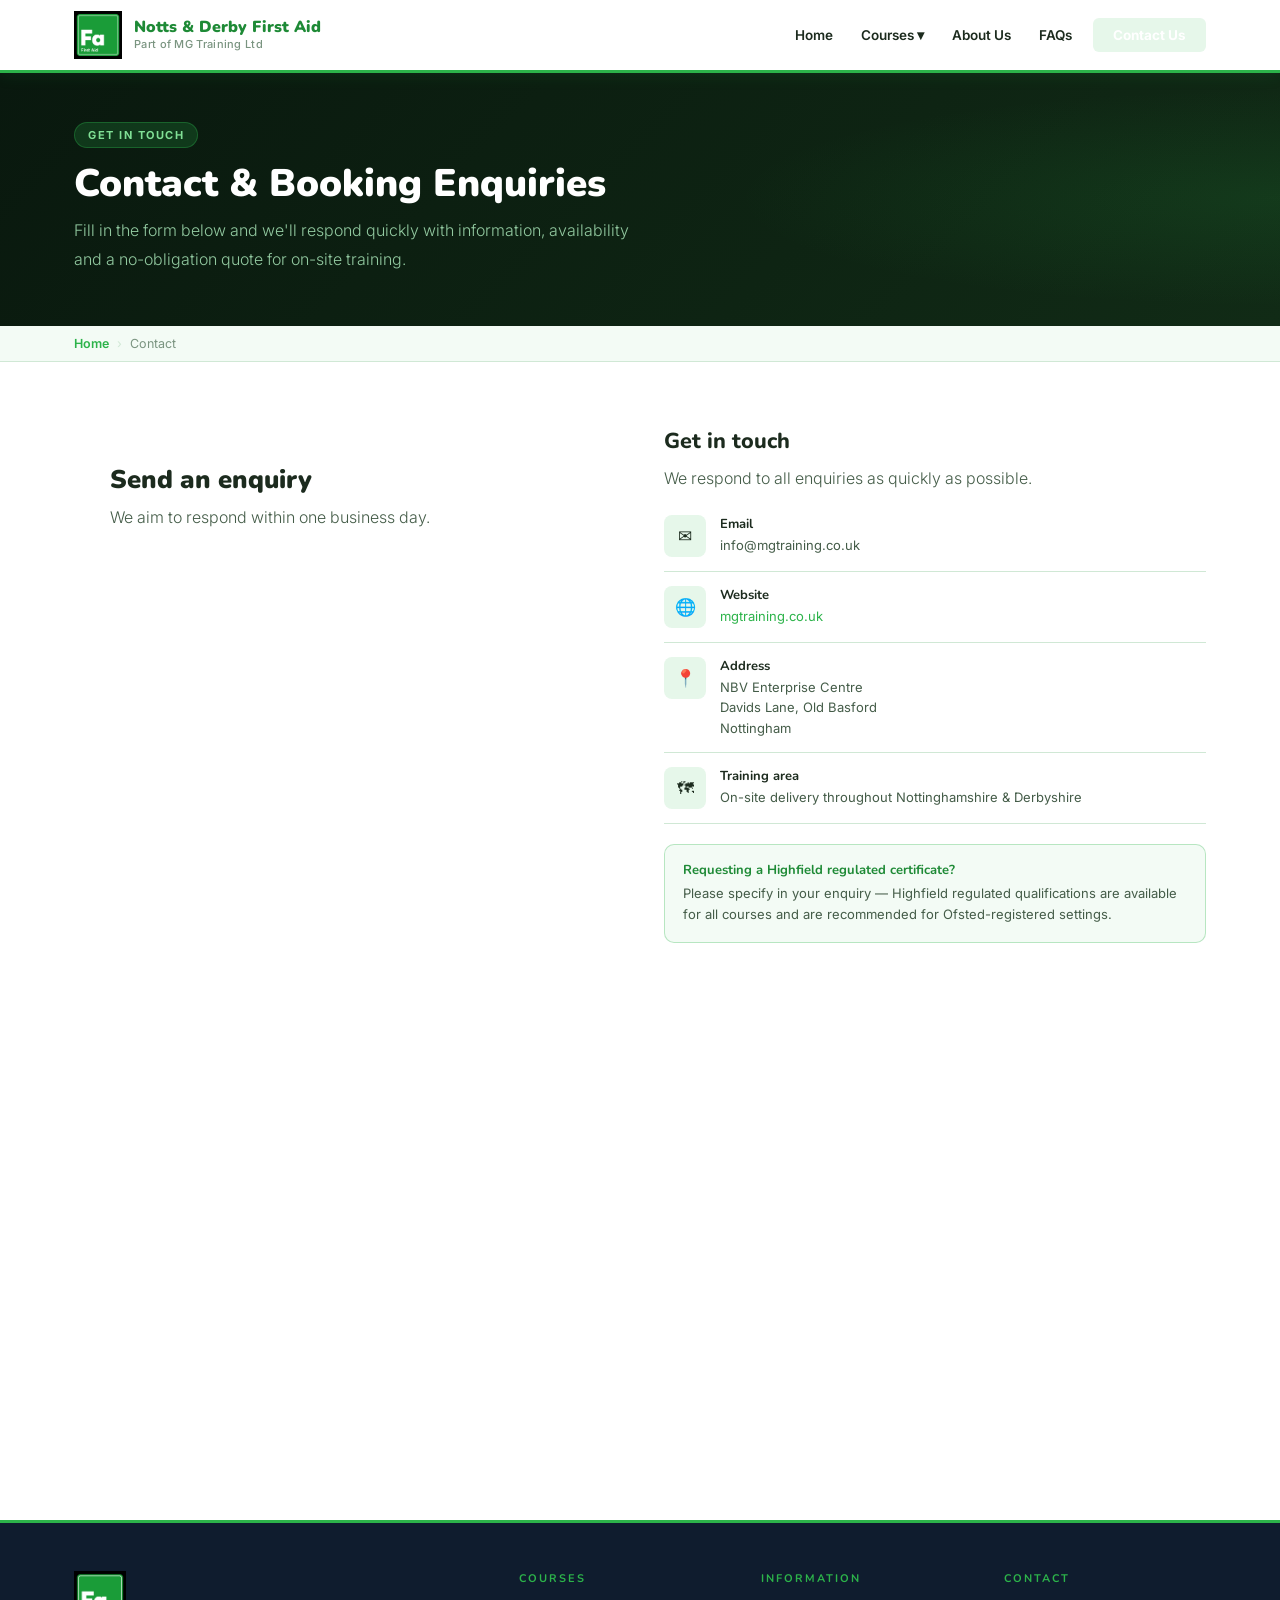
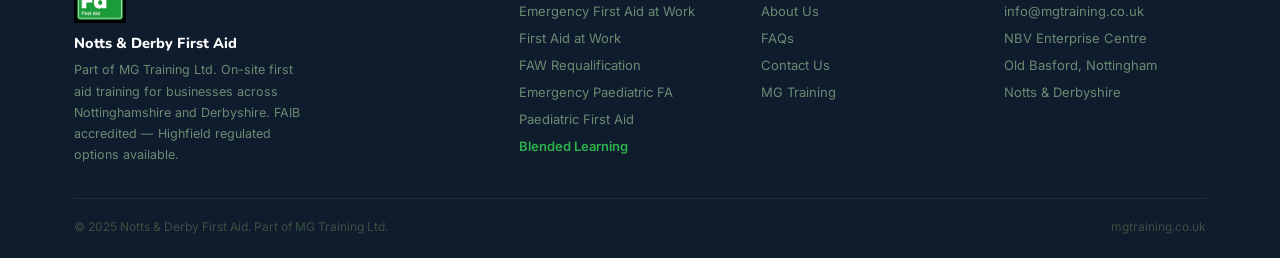
<file: contact-us.html>
<!DOCTYPE html>
<html lang="en">
<head>
<meta charset="UTF-8">
<meta name="viewport" content="width=device-width, initial-scale=1.0">
<title>Contact Us & Book Training | Notts & Derby First Aid</title>
<meta name="description" content="Get in touch for a no-obligation quote on FAIB-accredited on-site first aid training across Nottinghamshire and Derbyshire.">
<link rel="canonical" href="https://www.nottsfirstaid.co.uk/contact-us.html">
<link rel="preconnect" href="https://fonts.googleapis.com">
<link rel="preconnect" href="https://fonts.gstatic.com" crossorigin>
<link href="https://fonts.googleapis.com/css2?family=Nunito:wght@400;600;700;800;900&family=Inter:wght@300;400;500;600&display=swap" rel="stylesheet">
<link rel="stylesheet" href="styles.css">
</head>
<body>
<nav id="site-nav">
<div class="nav-wrap">
<a class="nav-brand" href="index.html">
<img alt="Notts &amp; Derby First Aid" class="nav-logo" src="assets/images/928b873c27a2.png"/>
<div class="nav-brand-text">
<div class="t1">Notts &amp; Derby First Aid</div>
<div class="t2">Part of MG Training Ltd</div>
</div>
</a>
<ul class="nav-links" id="navlinks">
<li><a href="index.html" id="nl-home">Home</a></li>
<li>
<span id="nl-courses">Courses ▾</span>
<div class="drop">
<a href="emergency-first-aid-at-work.html">Emergency First Aid at Work</a>
<a href="first-aid-at-work.html">First Aid at Work</a>
<a href="faw-requalification.html">FAW Requalification</a>
<a href="emergency-paediatric-first-aid.html">Emergency Paediatric First Aid</a>
<a href="paediatric-first-aid.html">Paediatric First Aid</a>
<a href="blended-learning.html" style="border-top:2px solid #d0e8d5;margin-top:4px;padding-top:12px;color:#1e8a36;font-weight:700;">Blended Learning Options</a>
</div>
</li>
<li><a href="about-us.html" id="nl-about">About Us</a></li>
<li><a href="faqs.html" id="nl-faq">FAQs</a></li>
<li><a class="nav-cta act" href="contact-us.html" id="nl-contact">Contact Us</a></li>
</ul>
<div class="hamburger" onclick="toggleNav()"><span></span><span></span><span></span></div>
</div>
</nav>
<div class="page on" id="p-contact">

<section class="ph"><div class="wrap"><div class="ph-inner"><div>
<div class="ph-badge">Get in Touch</div>
<h1>Contact &amp; Booking Enquiries</h1>
<p class="ph-sub">Fill in the form below and we'll respond quickly with information, availability and a no-obligation quote for on-site training.</p>
</div></div></div></section>
<div class="bc"><div class="wrap"><div class="bc-inner"><a href="index.html">Home</a><span class="bc-sep">›</span>Contact</div></div></div>
<section class="sec"><div class="wrap"><div class="contact-grid">
<div class="cf-wrap" style="padding:0;border:none;background:transparent;box-shadow:none;">
<h2 style="font-family:'Nunito',sans-serif;font-size:1.6rem;font-weight:900;margin-bottom:6px;padding:0 36px;padding-top:36px;">Send an enquiry</h2>
<p class="lead" style="margin-bottom:0;padding:0 36px 20px;">We aim to respond within one business day.</p>
<iframe aria-label="Notts First Aid Enquiry Form" frameborder="0" src="https://forms.zohopublic.eu/infomgtra1/form/NottsFirstaidEnquiryForm/formperma/mQoTh_fmC58mMS-N34A0GdaOs21P7SVm785WoeUwbdE" style="height:900px;width:100%;border:none;border-radius:0 0 16px 16px;">
</iframe>
</div>
<div class="ci">
<h3>Get in touch</h3>
<p class="lead" style="margin-bottom:8px;">We respond to all enquiries as quickly as possible.</p>
<div class="ci-item"><div class="ci-icon">✉</div><div><h4>Email</h4><p><a id="emlA">info@mgtraining.co.uk</a><script>document.getElementById("emlA").href="mai"+"lto:inf"+"o@mgtraining.co.uk?subject=First%20Aid%20Booking%20Enquiry";</script></p></div></div>
<div class="ci-item"><div class="ci-icon">🌐</div><div><h4>Website</h4><p><a href="https://mgtraining.co.uk" style="color:var(--g);" target="_blank">mgtraining.co.uk</a></p></div></div>
<div class="ci-item"><div class="ci-icon">📍</div><div><h4>Address</h4><p>NBV Enterprise Centre<br/>Davids Lane, Old Basford<br/>Nottingham</p></div></div>
<div class="ci-item"><div class="ci-icon">🗺</div><div><h4>Training area</h4><p>On-site delivery throughout Nottinghamshire &amp; Derbyshire</p></div></div>
<div class="ci-note"><h4>Requesting a Highfield regulated certificate?</h4><p>Please specify in your enquiry — Highfield regulated qualifications are available for all courses and are recommended for Ofsted-registered settings.</p></div>
</div>
</div></div></section>

</div>
<footer>
<div class="wrap">
<div class="footer-grid">
<div class="fb">
<img alt="Notts &amp; Derby First Aid" src="assets/images/928b873c27a2.png"/>
<h3>Notts &amp; Derby First Aid</h3>
<p>Part of MG Training Ltd. On-site first aid training for businesses across Nottinghamshire and Derbyshire. FAIB accredited — Highfield regulated options available.</p>
</div>
<div class="fc"><h4>Courses</h4><ul>
<li><a href="emergency-first-aid-at-work.html">Emergency First Aid at Work</a></li>
<li><a href="first-aid-at-work.html">First Aid at Work</a></li>
<li><a href="faw-requalification.html">FAW Requalification</a></li>
<li><a href="emergency-paediatric-first-aid.html">Emergency Paediatric FA</a></li>
<li><a href="paediatric-first-aid.html">Paediatric First Aid</a></li>
<li><a href="blended-learning.html" style="color:var(--g);font-weight:600;">Blended Learning</a></li>
</ul></div>
<div class="fc"><h4>Information</h4><ul>
<li><a href="about-us.html">About Us</a></li>
<li><a href="faqs.html">FAQs</a></li>
<li><a href="contact-us.html">Contact Us</a></li>
<li><a href="https://mgtraining.co.uk" target="_blank">MG Training</a></li>
</ul></div>
<div class="fc"><h4>Contact</h4><ul>
<li><a id="emlC">info@mgtraining.co.uk</a></li>
<li><a>NBV Enterprise Centre</a></li>
<li><a>Old Basford, Nottingham</a></li>
<li><a>Notts &amp; Derbyshire</a></li>
</ul></div>
</div>
<div class="footer-bottom">
<p>© 2025 Notts &amp; Derby First Aid. Part of MG Training Ltd.</p>
<a href="https://mgtraining.co.uk" target="_blank">mgtraining.co.uk</a>
</div>
</div>
</footer>
<script src="site.js"></script>
</body>
</html>
</file>
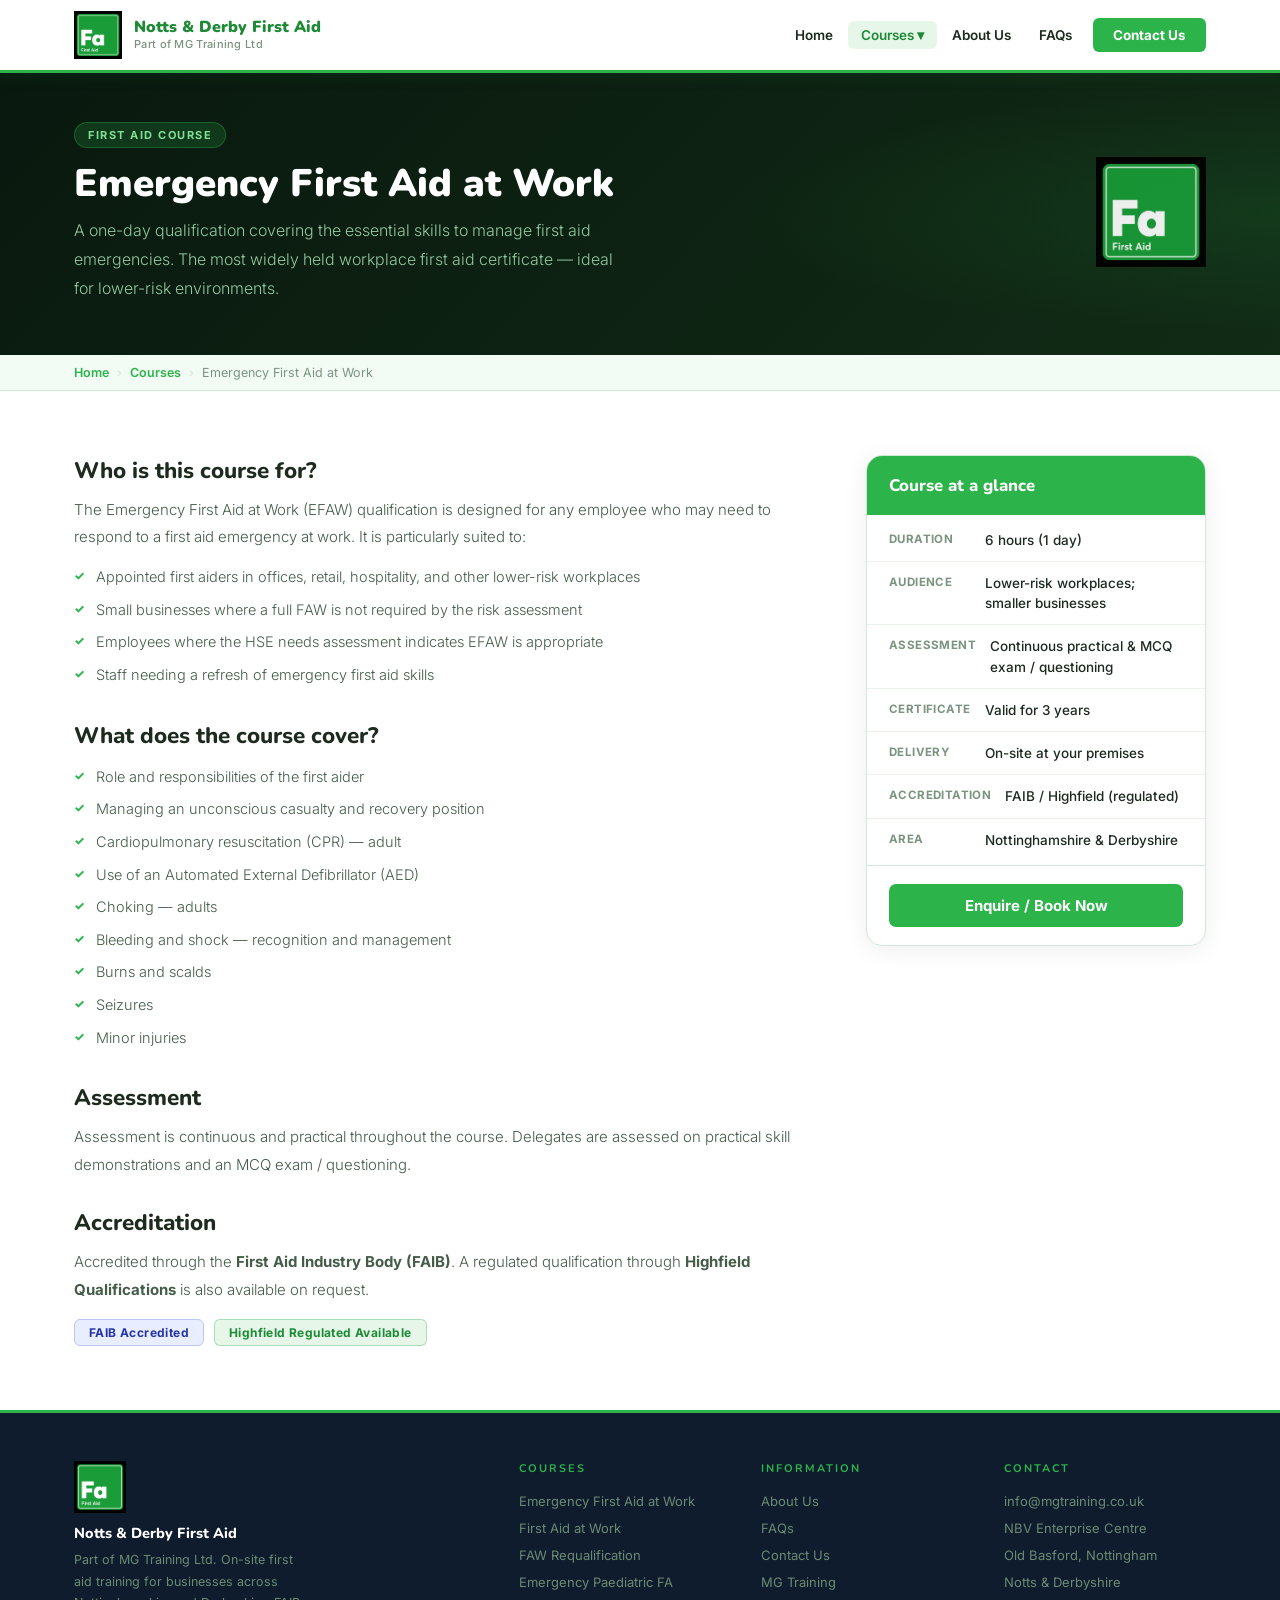
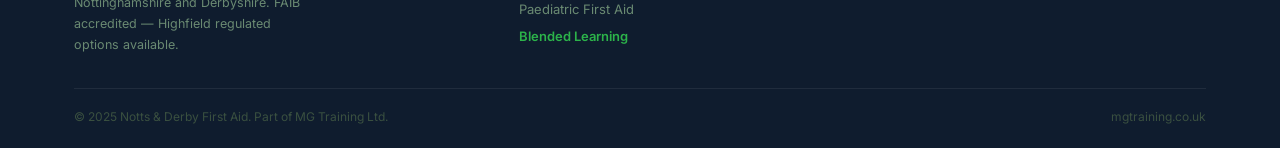
<file: emergency-first-aid-at-work.html>
<!DOCTYPE html>
<html lang="en">
<head>
<meta charset="UTF-8">
<meta name="viewport" content="width=device-width, initial-scale=1.0">
<title>Emergency First Aid at Work (EFAW) Course | Notts & Derby First Aid</title>
<meta name="description" content="One-day Emergency First Aid at Work (EFAW) course delivered at your premises. FAIB accredited, Highfield regulated option available. Covers Notts & Derbyshire.">
<link rel="canonical" href="https://www.nottsfirstaid.co.uk/emergency-first-aid-at-work.html">
<link rel="preconnect" href="https://fonts.googleapis.com">
<link rel="preconnect" href="https://fonts.gstatic.com" crossorigin>
<link href="https://fonts.googleapis.com/css2?family=Nunito:wght@400;600;700;800;900&family=Inter:wght@300;400;500;600&display=swap" rel="stylesheet">
<link rel="stylesheet" href="styles.css">
</head>
<body>
<nav id="site-nav">
<div class="nav-wrap">
<a class="nav-brand" href="index.html">
<img alt="Notts &amp; Derby First Aid" class="nav-logo" src="assets/images/928b873c27a2.png"/>
<div class="nav-brand-text">
<div class="t1">Notts &amp; Derby First Aid</div>
<div class="t2">Part of MG Training Ltd</div>
</div>
</a>
<ul class="nav-links" id="navlinks">
<li><a href="index.html" id="nl-home">Home</a></li>
<li>
<span class="act" id="nl-courses">Courses ▾</span>
<div class="drop">
<a href="emergency-first-aid-at-work.html">Emergency First Aid at Work</a>
<a href="first-aid-at-work.html">First Aid at Work</a>
<a href="faw-requalification.html">FAW Requalification</a>
<a href="emergency-paediatric-first-aid.html">Emergency Paediatric First Aid</a>
<a href="paediatric-first-aid.html">Paediatric First Aid</a>
<a href="blended-learning.html" style="border-top:2px solid #d0e8d5;margin-top:4px;padding-top:12px;color:#1e8a36;font-weight:700;">Blended Learning Options</a>
</div>
</li>
<li><a href="about-us.html" id="nl-about">About Us</a></li>
<li><a href="faqs.html" id="nl-faq">FAQs</a></li>
<li><a class="nav-cta" href="contact-us.html" id="nl-contact">Contact Us</a></li>
</ul>
<div class="hamburger" onclick="toggleNav()"><span></span><span></span><span></span></div>
</div>
</nav>
<div class="page on" id="p-efaw">

<section class="ph"><div class="wrap"><div class="ph-inner"><div>
<div class="ph-badge">First Aid Course</div>
<h1>Emergency First Aid at Work</h1>
<p class="ph-sub">A one-day qualification covering the essential skills to manage first aid emergencies. The most widely held workplace first aid certificate — ideal for lower-risk environments.</p>
</div><img alt="" class="ph-icon" src="assets/images/928b873c27a2.png"/></div></div></section>
<div class="bc"><div class="wrap"><div class="bc-inner"><a href="index.html">Home</a><span class="bc-sep">›</span><a href="index.html">Courses</a><span class="bc-sep">›</span>Emergency First Aid at Work</div></div></div>
<section class="sec"><div class="wrap"><div class="cd-layout">
<div class="cd-body">
<h2>Who is this course for?</h2>
<p>The Emergency First Aid at Work (EFAW) qualification is designed for any employee who may need to respond to a first aid emergency at work. It is particularly suited to:</p>
<ul>
<li>Appointed first aiders in offices, retail, hospitality, and other lower-risk workplaces</li>
<li>Small businesses where a full FAW is not required by the risk assessment</li>
<li>Employees where the HSE needs assessment indicates EFAW is appropriate</li>
<li>Staff needing a refresh of emergency first aid skills</li>
</ul>
<h2>What does the course cover?</h2>
<ul>
<li>Role and responsibilities of the first aider</li>
<li>Managing an unconscious casualty and recovery position</li>
<li>Cardiopulmonary resuscitation (CPR) — adult</li>
<li>Use of an Automated External Defibrillator (AED)</li>
<li>Choking — adults</li>
<li>Bleeding and shock — recognition and management</li>
<li>Burns and scalds</li>
<li>Seizures</li>
<li>Minor injuries</li>
</ul>
<h2>Assessment</h2>
<p>Assessment is continuous and practical throughout the course. Delegates are assessed on practical skill demonstrations and an MCQ exam / questioning.</p>
<h2>Accreditation</h2>
<p>Accredited through the <strong>First Aid Industry Body (FAIB)</strong>. A regulated qualification through <strong>Highfield Qualifications</strong> is also available on request.</p>
<div class="acc-chips"><span class="ac ac-faib">FAIB Accredited</span><span class="ac ac-hf">Highfield Regulated Available</span></div>
</div>
<div class="sidebar"><div class="info-card">
<div class="ic-head"><h3>Course at a glance</h3></div>
<div class="ic-body">
<div class="ic-row"><span class="ic-lbl">Duration</span><span class="ic-val">6 hours (1 day)</span></div>
<div class="ic-row"><span class="ic-lbl">Audience</span><span class="ic-val">Lower-risk workplaces; smaller businesses</span></div>
<div class="ic-row"><span class="ic-lbl">Assessment</span><span class="ic-val">Continuous practical &amp; MCQ exam / questioning</span></div>
<div class="ic-row"><span class="ic-lbl">Certificate</span><span class="ic-val">Valid for 3 years</span></div>
<div class="ic-row"><span class="ic-lbl">Delivery</span><span class="ic-val">On-site at your premises</span></div>
<div class="ic-row"><span class="ic-lbl">Accreditation</span><span class="ic-val">FAIB / Highfield (regulated)</span></div>
<div class="ic-row"><span class="ic-lbl">Area</span><span class="ic-val">Nottinghamshire &amp; Derbyshire</span></div>
</div>
<div class="ic-foot"><a class="btn btn-g" href="contact-us.html">Enquire / Book Now</a></div>
</div></div>
</div></div></section>

</div>
<footer>
<div class="wrap">
<div class="footer-grid">
<div class="fb">
<img alt="Notts &amp; Derby First Aid" src="assets/images/928b873c27a2.png"/>
<h3>Notts &amp; Derby First Aid</h3>
<p>Part of MG Training Ltd. On-site first aid training for businesses across Nottinghamshire and Derbyshire. FAIB accredited — Highfield regulated options available.</p>
</div>
<div class="fc"><h4>Courses</h4><ul>
<li><a href="emergency-first-aid-at-work.html">Emergency First Aid at Work</a></li>
<li><a href="first-aid-at-work.html">First Aid at Work</a></li>
<li><a href="faw-requalification.html">FAW Requalification</a></li>
<li><a href="emergency-paediatric-first-aid.html">Emergency Paediatric FA</a></li>
<li><a href="paediatric-first-aid.html">Paediatric First Aid</a></li>
<li><a href="blended-learning.html" style="color:var(--g);font-weight:600;">Blended Learning</a></li>
</ul></div>
<div class="fc"><h4>Information</h4><ul>
<li><a href="about-us.html">About Us</a></li>
<li><a href="faqs.html">FAQs</a></li>
<li><a href="contact-us.html">Contact Us</a></li>
<li><a href="https://mgtraining.co.uk" target="_blank">MG Training</a></li>
</ul></div>
<div class="fc"><h4>Contact</h4><ul>
<li><a id="emlC">info@mgtraining.co.uk</a></li>
<li><a>NBV Enterprise Centre</a></li>
<li><a>Old Basford, Nottingham</a></li>
<li><a>Notts &amp; Derbyshire</a></li>
</ul></div>
</div>
<div class="footer-bottom">
<p>© 2025 Notts &amp; Derby First Aid. Part of MG Training Ltd.</p>
<a href="https://mgtraining.co.uk" target="_blank">mgtraining.co.uk</a>
</div>
</div>
</footer>
<script src="site.js"></script>
</body>
</html>
</file>
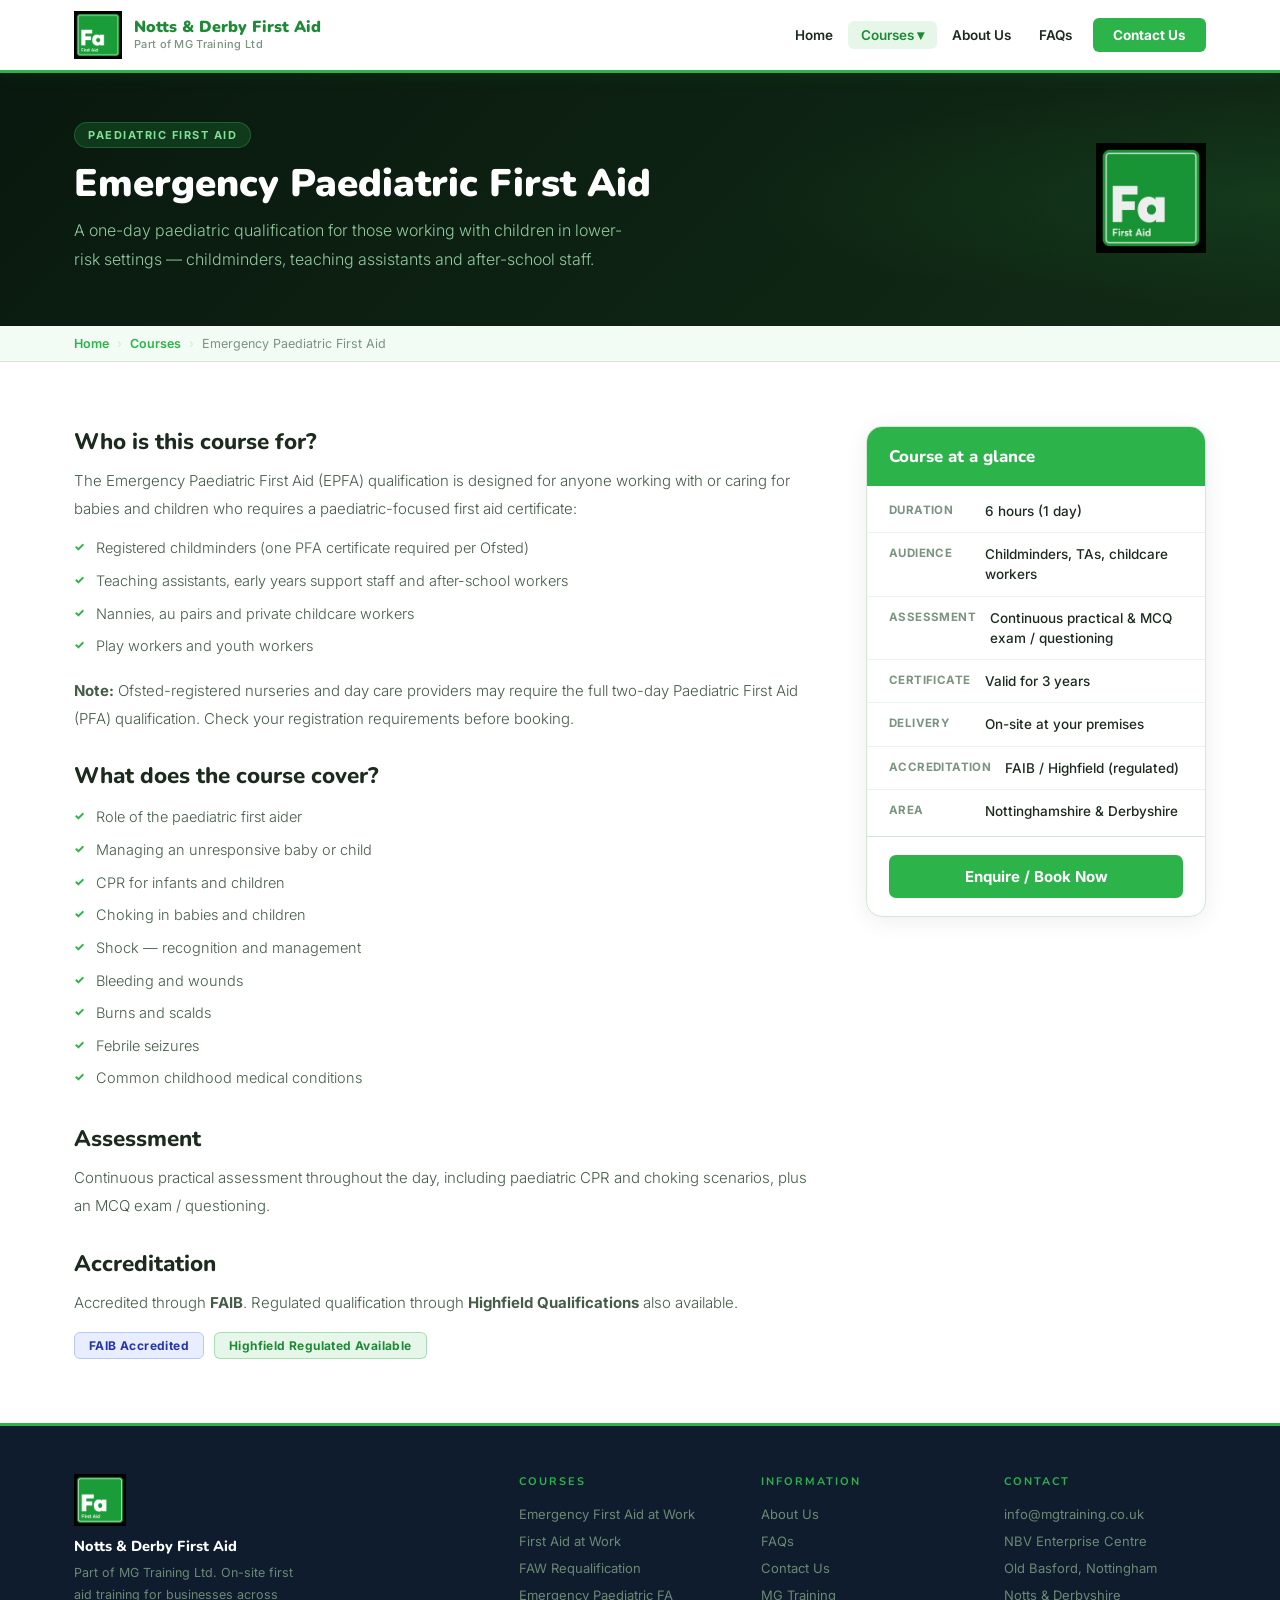
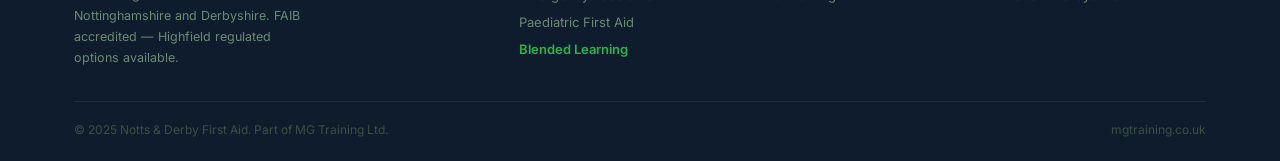
<file: emergency-paediatric-first-aid.html>
<!DOCTYPE html>
<html lang="en">
<head>
<meta charset="UTF-8">
<meta name="viewport" content="width=device-width, initial-scale=1.0">
<title>Emergency Paediatric First Aid (EPFA) | Notts & Derby First Aid</title>
<meta name="description" content="One-day Emergency Paediatric First Aid course for childminders, teaching assistants and childcare workers. FAIB accredited, on-site delivery.">
<link rel="canonical" href="https://www.nottsfirstaid.co.uk/emergency-paediatric-first-aid.html">
<link rel="preconnect" href="https://fonts.googleapis.com">
<link rel="preconnect" href="https://fonts.gstatic.com" crossorigin>
<link href="https://fonts.googleapis.com/css2?family=Nunito:wght@400;600;700;800;900&family=Inter:wght@300;400;500;600&display=swap" rel="stylesheet">
<link rel="stylesheet" href="styles.css">
</head>
<body>
<nav id="site-nav">
<div class="nav-wrap">
<a class="nav-brand" href="index.html">
<img alt="Notts &amp; Derby First Aid" class="nav-logo" src="assets/images/928b873c27a2.png"/>
<div class="nav-brand-text">
<div class="t1">Notts &amp; Derby First Aid</div>
<div class="t2">Part of MG Training Ltd</div>
</div>
</a>
<ul class="nav-links" id="navlinks">
<li><a href="index.html" id="nl-home">Home</a></li>
<li>
<span class="act" id="nl-courses">Courses ▾</span>
<div class="drop">
<a href="emergency-first-aid-at-work.html">Emergency First Aid at Work</a>
<a href="first-aid-at-work.html">First Aid at Work</a>
<a href="faw-requalification.html">FAW Requalification</a>
<a href="emergency-paediatric-first-aid.html">Emergency Paediatric First Aid</a>
<a href="paediatric-first-aid.html">Paediatric First Aid</a>
<a href="blended-learning.html" style="border-top:2px solid #d0e8d5;margin-top:4px;padding-top:12px;color:#1e8a36;font-weight:700;">Blended Learning Options</a>
</div>
</li>
<li><a href="about-us.html" id="nl-about">About Us</a></li>
<li><a href="faqs.html" id="nl-faq">FAQs</a></li>
<li><a class="nav-cta" href="contact-us.html" id="nl-contact">Contact Us</a></li>
</ul>
<div class="hamburger" onclick="toggleNav()"><span></span><span></span><span></span></div>
</div>
</nav>
<div class="page on" id="p-epfa">

<section class="ph"><div class="wrap"><div class="ph-inner"><div>
<div class="ph-badge">Paediatric First Aid</div>
<h1>Emergency Paediatric First Aid</h1>
<p class="ph-sub">A one-day paediatric qualification for those working with children in lower-risk settings — childminders, teaching assistants and after-school staff.</p>
</div><img alt="" class="ph-icon" src="assets/images/928b873c27a2.png"/></div></div></section>
<div class="bc"><div class="wrap"><div class="bc-inner"><a href="index.html">Home</a><span class="bc-sep">›</span><a href="index.html">Courses</a><span class="bc-sep">›</span>Emergency Paediatric First Aid</div></div></div>
<section class="sec"><div class="wrap"><div class="cd-layout">
<div class="cd-body">
<h2>Who is this course for?</h2>
<p>The Emergency Paediatric First Aid (EPFA) qualification is designed for anyone working with or caring for babies and children who requires a paediatric-focused first aid certificate:</p>
<ul>
<li>Registered childminders (one PFA certificate required per Ofsted)</li>
<li>Teaching assistants, early years support staff and after-school workers</li>
<li>Nannies, au pairs and private childcare workers</li>
<li>Play workers and youth workers</li>
</ul>
<p><strong>Note:</strong> Ofsted-registered nurseries and day care providers may require the full two-day Paediatric First Aid (PFA) qualification. Check your registration requirements before booking.</p>
<h2>What does the course cover?</h2>
<ul>
<li>Role of the paediatric first aider</li>
<li>Managing an unresponsive baby or child</li>
<li>CPR for infants and children</li>
<li>Choking in babies and children</li>
<li>Shock — recognition and management</li>
<li>Bleeding and wounds</li>
<li>Burns and scalds</li>
<li>Febrile seizures</li>
<li>Common childhood medical conditions</li>
</ul>
<h2>Assessment</h2>
<p>Continuous practical assessment throughout the day, including paediatric CPR and choking scenarios, plus an MCQ exam / questioning.</p>
<h2>Accreditation</h2>
<p>Accredited through <strong>FAIB</strong>. Regulated qualification through <strong>Highfield Qualifications</strong> also available.</p>
<div class="acc-chips"><span class="ac ac-faib">FAIB Accredited</span><span class="ac ac-hf">Highfield Regulated Available</span></div>
</div>
<div class="sidebar"><div class="info-card">
<div class="ic-head"><h3>Course at a glance</h3></div>
<div class="ic-body">
<div class="ic-row"><span class="ic-lbl">Duration</span><span class="ic-val">6 hours (1 day)</span></div>
<div class="ic-row"><span class="ic-lbl">Audience</span><span class="ic-val">Childminders, TAs, childcare workers</span></div>
<div class="ic-row"><span class="ic-lbl">Assessment</span><span class="ic-val">Continuous practical &amp; MCQ exam / questioning</span></div>
<div class="ic-row"><span class="ic-lbl">Certificate</span><span class="ic-val">Valid for 3 years</span></div>
<div class="ic-row"><span class="ic-lbl">Delivery</span><span class="ic-val">On-site at your premises</span></div>
<div class="ic-row"><span class="ic-lbl">Accreditation</span><span class="ic-val">FAIB / Highfield (regulated)</span></div>
<div class="ic-row"><span class="ic-lbl">Area</span><span class="ic-val">Nottinghamshire &amp; Derbyshire</span></div>
</div>
<div class="ic-foot"><a class="btn btn-g" href="contact-us.html">Enquire / Book Now</a></div>
</div></div>
</div></div></section>

</div>
<footer>
<div class="wrap">
<div class="footer-grid">
<div class="fb">
<img alt="Notts &amp; Derby First Aid" src="assets/images/928b873c27a2.png"/>
<h3>Notts &amp; Derby First Aid</h3>
<p>Part of MG Training Ltd. On-site first aid training for businesses across Nottinghamshire and Derbyshire. FAIB accredited — Highfield regulated options available.</p>
</div>
<div class="fc"><h4>Courses</h4><ul>
<li><a href="emergency-first-aid-at-work.html">Emergency First Aid at Work</a></li>
<li><a href="first-aid-at-work.html">First Aid at Work</a></li>
<li><a href="faw-requalification.html">FAW Requalification</a></li>
<li><a href="emergency-paediatric-first-aid.html">Emergency Paediatric FA</a></li>
<li><a href="paediatric-first-aid.html">Paediatric First Aid</a></li>
<li><a href="blended-learning.html" style="color:var(--g);font-weight:600;">Blended Learning</a></li>
</ul></div>
<div class="fc"><h4>Information</h4><ul>
<li><a href="about-us.html">About Us</a></li>
<li><a href="faqs.html">FAQs</a></li>
<li><a href="contact-us.html">Contact Us</a></li>
<li><a href="https://mgtraining.co.uk" target="_blank">MG Training</a></li>
</ul></div>
<div class="fc"><h4>Contact</h4><ul>
<li><a id="emlC">info@mgtraining.co.uk</a></li>
<li><a>NBV Enterprise Centre</a></li>
<li><a>Old Basford, Nottingham</a></li>
<li><a>Notts &amp; Derbyshire</a></li>
</ul></div>
</div>
<div class="footer-bottom">
<p>© 2025 Notts &amp; Derby First Aid. Part of MG Training Ltd.</p>
<a href="https://mgtraining.co.uk" target="_blank">mgtraining.co.uk</a>
</div>
</div>
</footer>
<script src="site.js"></script>
</body>
</html>
</file>
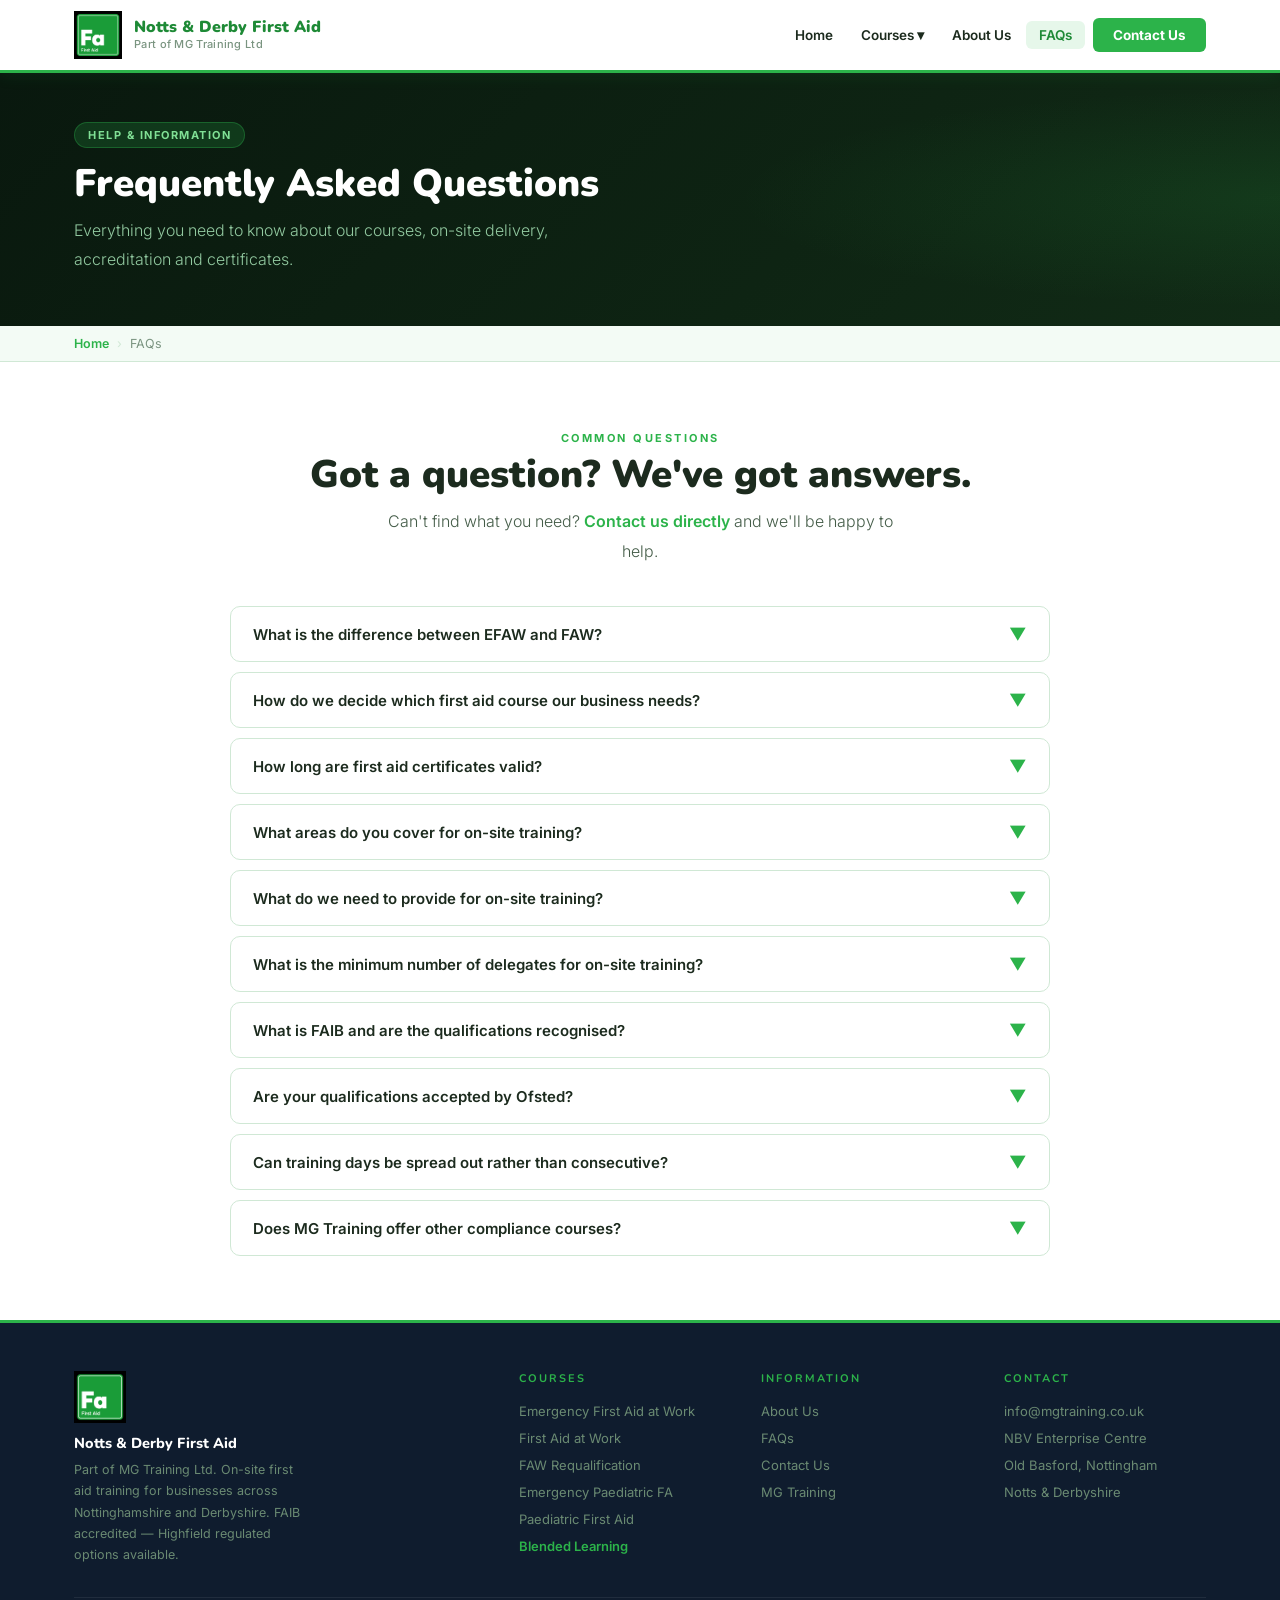
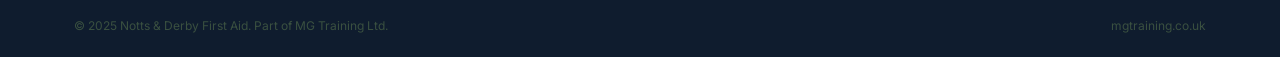
<file: faqs.html>
<!DOCTYPE html>
<html lang="en">
<head>
<meta charset="UTF-8">
<meta name="viewport" content="width=device-width, initial-scale=1.0">
<title>First Aid Training FAQs | Notts & Derby First Aid</title>
<meta name="description" content="Answers to common questions about our on-site first aid courses, accreditation, certificate validity, and delivery across Nottinghamshire and Derbyshire.">
<link rel="canonical" href="https://www.nottsfirstaid.co.uk/faqs.html">
<link rel="preconnect" href="https://fonts.googleapis.com">
<link rel="preconnect" href="https://fonts.gstatic.com" crossorigin>
<link href="https://fonts.googleapis.com/css2?family=Nunito:wght@400;600;700;800;900&family=Inter:wght@300;400;500;600&display=swap" rel="stylesheet">
<link rel="stylesheet" href="styles.css">
</head>
<body>
<nav id="site-nav">
<div class="nav-wrap">
<a class="nav-brand" href="index.html">
<img alt="Notts &amp; Derby First Aid" class="nav-logo" src="assets/images/928b873c27a2.png"/>
<div class="nav-brand-text">
<div class="t1">Notts &amp; Derby First Aid</div>
<div class="t2">Part of MG Training Ltd</div>
</div>
</a>
<ul class="nav-links" id="navlinks">
<li><a href="index.html" id="nl-home">Home</a></li>
<li>
<span id="nl-courses">Courses ▾</span>
<div class="drop">
<a href="emergency-first-aid-at-work.html">Emergency First Aid at Work</a>
<a href="first-aid-at-work.html">First Aid at Work</a>
<a href="faw-requalification.html">FAW Requalification</a>
<a href="emergency-paediatric-first-aid.html">Emergency Paediatric First Aid</a>
<a href="paediatric-first-aid.html">Paediatric First Aid</a>
<a href="blended-learning.html" style="border-top:2px solid #d0e8d5;margin-top:4px;padding-top:12px;color:#1e8a36;font-weight:700;">Blended Learning Options</a>
</div>
</li>
<li><a href="about-us.html" id="nl-about">About Us</a></li>
<li><a class="act" href="faqs.html" id="nl-faq">FAQs</a></li>
<li><a class="nav-cta" href="contact-us.html" id="nl-contact">Contact Us</a></li>
</ul>
<div class="hamburger" onclick="toggleNav()"><span></span><span></span><span></span></div>
</div>
</nav>
<div class="page on" id="p-faq">

<section class="ph"><div class="wrap"><div class="ph-inner"><div>
<div class="ph-badge">Help &amp; Information</div>
<h1>Frequently Asked Questions</h1>
<p class="ph-sub">Everything you need to know about our courses, on-site delivery, accreditation and certificates.</p>
</div></div></div></section>
<div class="bc"><div class="wrap"><div class="bc-inner"><a href="index.html">Home</a><span class="bc-sep">›</span>FAQs</div></div></div>
<section class="sec"><div class="wrap">
<div style="text-align:center;margin-bottom:40px;">
<span class="tag">Common Questions</span>
<h2 class="sh" style="margin-bottom:10px;">Got a question? We've got answers.</h2>
<p class="lead" style="margin:0 auto;max-width:540px;">Can't find what you need? <a href="contact-us.html" style="color:var(--g);font-weight:600;cursor:pointer;">Contact us directly</a> and we'll be happy to help.</p>
</div>
<div class="faq-wrap">
<div class="faq-item"><div class="fq" onclick="toggleFaq(this)"><span>What is the difference between EFAW and FAW?</span><span class="fq-chevron">▼</span></div><div class="fa-ans">Emergency First Aid at Work (EFAW) is a one-day course covering core emergency skills, suitable for lower-risk workplaces. First Aid at Work (FAW) is a comprehensive three-day qualification covering a much wider range of injuries and illnesses, required in higher-risk environments. The appropriate course depends on your workplace risk assessment — we're happy to advise.</div></div>
<div class="faq-item"><div class="fq" onclick="toggleFaq(this)"><span>How do we decide which first aid course our business needs?</span><span class="fq-chevron">▼</span></div><div class="fa-ans">The HSE recommends completing a first aid needs assessment considering the number of employees, the nature of the work, workplace hazards and location. We can help you work through this — <a href="contact-us.html">get in touch</a> for free advice on which course is right for your business.</div></div>
<div class="faq-item"><div class="fq" onclick="toggleFaq(this)"><span>How long are first aid certificates valid?</span><span class="fq-chevron">▼</span></div><div class="fa-ans">All of our first aid certificates are valid for three years. We strongly recommend requalifying before expiry — if a certificate lapses, delegates must retake the full qualification rather than the shorter requalification course. We can send reminders ahead of renewal dates.</div></div>
<div class="faq-item"><div class="fq" onclick="toggleFaq(this)"><span>What areas do you cover for on-site training?</span><span class="fq-chevron">▼</span></div><div class="fa-ans">We deliver throughout Nottinghamshire and Derbyshire, including Nottingham, Derby, Mansfield, Newark, Chesterfield, Matlock, Long Eaton, Hucknall, Ilkeston and surrounding areas. If you're unsure whether we can reach your location, please get in touch.</div></div>
<div class="faq-item"><div class="fq" onclick="toggleFaq(this)"><span>What do we need to provide for on-site training?</span><span class="fq-chevron">▼</span></div><div class="fa-ans">We bring all training materials, CPR manikins and equipment. You need to provide a suitable room with enough floor space for practical activities, seating for all delegates, and ideally a table or desk area. Let us know your space and we'll confirm suitability.</div></div>
<div class="faq-item"><div class="fq" onclick="toggleFaq(this)"><span>What is the minimum number of delegates for on-site training?</span><span class="fq-chevron">▼</span></div><div class="fa-ans">We recommend a minimum of 4 delegates to make on-site delivery cost-effective. However, smaller groups can be accommodated — contact us for a tailored quote. Maximum group size is typically 12 to maintain training quality.</div></div>
<div class="faq-item"><div class="fq" onclick="toggleFaq(this)"><span>What is FAIB and are the qualifications recognised?</span><span class="fq-chevron">▼</span></div><div class="fa-ans">The First Aid Industry Body (FAIB) is the recognised awarding and accreditation body for first aid qualifications in the UK. FAIB-accredited certificates are widely accepted by employers and HSE-compliant. We also offer Highfield Qualifications (Ofqual-regulated) versions where a regulated certificate is required.</div></div>
<div class="faq-item"><div class="fq" onclick="toggleFaq(this)"><span>Are your qualifications accepted by Ofsted?</span><span class="fq-chevron">▼</span></div><div class="fa-ans">Yes. Our Paediatric First Aid qualification meets the EYFS statutory requirement. We recommend the Highfield-regulated version for Ofsted-registered settings — please mention this when booking so we issue the correct certificate.</div></div>
<div class="faq-item"><div class="fq" onclick="toggleFaq(this)"><span>Can training days be spread out rather than consecutive?</span><span class="fq-chevron">▼</span></div><div class="fa-ans">For multi-day courses we can discuss flexible scheduling. Days don't have to be consecutive but should be completed within a reasonable timeframe to maintain continuity. Contact us to arrange dates that suit your operation.</div></div>
<div class="faq-item"><div class="fq" onclick="toggleFaq(this)"><span>Does MG Training offer other compliance courses?</span><span class="fq-chevron">▼</span></div><div class="fa-ans">Yes — MG Training also delivers Licensing (APLH), Food Safety, HACCP, Health &amp; Safety, and Education &amp; Training qualifications. See our <a href="about-us.html">About Us page</a> for details, or visit <a href="https://mgtraining.co.uk" target="_blank">mgtraining.co.uk</a>.</div></div>
</div>
</div></section>

</div>
<footer>
<div class="wrap">
<div class="footer-grid">
<div class="fb">
<img alt="Notts &amp; Derby First Aid" src="assets/images/928b873c27a2.png"/>
<h3>Notts &amp; Derby First Aid</h3>
<p>Part of MG Training Ltd. On-site first aid training for businesses across Nottinghamshire and Derbyshire. FAIB accredited — Highfield regulated options available.</p>
</div>
<div class="fc"><h4>Courses</h4><ul>
<li><a href="emergency-first-aid-at-work.html">Emergency First Aid at Work</a></li>
<li><a href="first-aid-at-work.html">First Aid at Work</a></li>
<li><a href="faw-requalification.html">FAW Requalification</a></li>
<li><a href="emergency-paediatric-first-aid.html">Emergency Paediatric FA</a></li>
<li><a href="paediatric-first-aid.html">Paediatric First Aid</a></li>
<li><a href="blended-learning.html" style="color:var(--g);font-weight:600;">Blended Learning</a></li>
</ul></div>
<div class="fc"><h4>Information</h4><ul>
<li><a href="about-us.html">About Us</a></li>
<li><a href="faqs.html">FAQs</a></li>
<li><a href="contact-us.html">Contact Us</a></li>
<li><a href="https://mgtraining.co.uk" target="_blank">MG Training</a></li>
</ul></div>
<div class="fc"><h4>Contact</h4><ul>
<li><a id="emlC">info@mgtraining.co.uk</a></li>
<li><a>NBV Enterprise Centre</a></li>
<li><a>Old Basford, Nottingham</a></li>
<li><a>Notts &amp; Derbyshire</a></li>
</ul></div>
</div>
<div class="footer-bottom">
<p>© 2025 Notts &amp; Derby First Aid. Part of MG Training Ltd.</p>
<a href="https://mgtraining.co.uk" target="_blank">mgtraining.co.uk</a>
</div>
</div>
</footer>
<script src="site.js"></script>
</body>
</html>
</file>
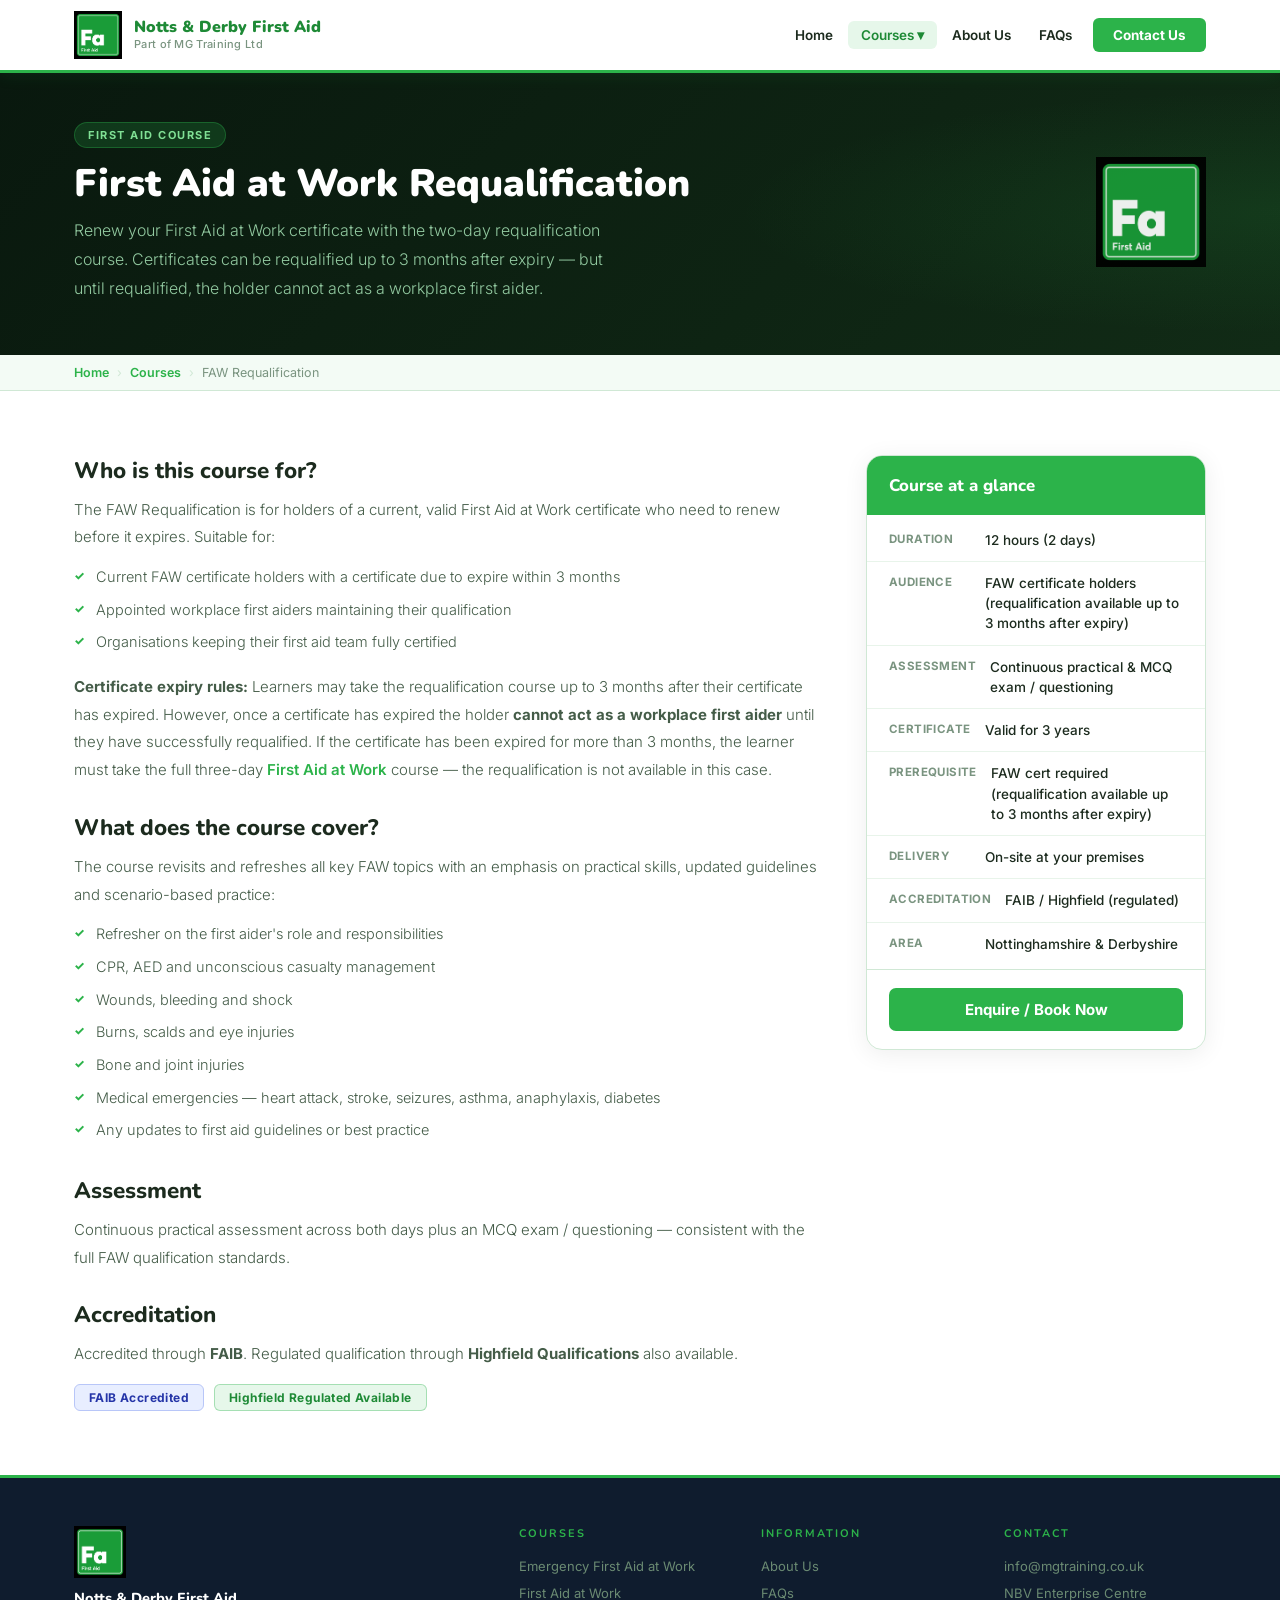
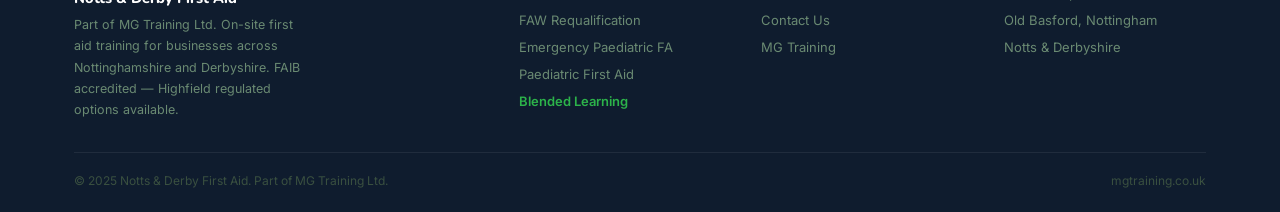
<file: faw-requalification.html>
<!DOCTYPE html>
<html lang="en">
<head>
<meta charset="UTF-8">
<meta name="viewport" content="width=device-width, initial-scale=1.0">
<title>First Aid at Work Requalification | Notts & Derby First Aid</title>
<meta name="description" content="Two-day First Aid at Work requalification course to renew your FAW certificate before it expires. On-site delivery across Notts & Derbyshire.">
<link rel="canonical" href="https://www.nottsfirstaid.co.uk/faw-requalification.html">
<link rel="preconnect" href="https://fonts.googleapis.com">
<link rel="preconnect" href="https://fonts.gstatic.com" crossorigin>
<link href="https://fonts.googleapis.com/css2?family=Nunito:wght@400;600;700;800;900&family=Inter:wght@300;400;500;600&display=swap" rel="stylesheet">
<link rel="stylesheet" href="styles.css">
</head>
<body>
<nav id="site-nav">
<div class="nav-wrap">
<a class="nav-brand" href="index.html">
<img alt="Notts &amp; Derby First Aid" class="nav-logo" src="assets/images/928b873c27a2.png"/>
<div class="nav-brand-text">
<div class="t1">Notts &amp; Derby First Aid</div>
<div class="t2">Part of MG Training Ltd</div>
</div>
</a>
<ul class="nav-links" id="navlinks">
<li><a href="index.html" id="nl-home">Home</a></li>
<li>
<span class="act" id="nl-courses">Courses ▾</span>
<div class="drop">
<a href="emergency-first-aid-at-work.html">Emergency First Aid at Work</a>
<a href="first-aid-at-work.html">First Aid at Work</a>
<a href="faw-requalification.html">FAW Requalification</a>
<a href="emergency-paediatric-first-aid.html">Emergency Paediatric First Aid</a>
<a href="paediatric-first-aid.html">Paediatric First Aid</a>
<a href="blended-learning.html" style="border-top:2px solid #d0e8d5;margin-top:4px;padding-top:12px;color:#1e8a36;font-weight:700;">Blended Learning Options</a>
</div>
</li>
<li><a href="about-us.html" id="nl-about">About Us</a></li>
<li><a href="faqs.html" id="nl-faq">FAQs</a></li>
<li><a class="nav-cta" href="contact-us.html" id="nl-contact">Contact Us</a></li>
</ul>
<div class="hamburger" onclick="toggleNav()"><span></span><span></span><span></span></div>
</div>
</nav>
<div class="page on" id="p-fawreq">

<section class="ph"><div class="wrap"><div class="ph-inner"><div>
<div class="ph-badge">First Aid Course</div>
<h1>First Aid at Work Requalification</h1>
<p class="ph-sub">Renew your First Aid at Work certificate with the two-day requalification course. Certificates can be requalified up to 3 months after expiry — but until requalified, the holder cannot act as a workplace first aider.</p>
</div><img alt="" class="ph-icon" src="assets/images/928b873c27a2.png"/></div></div></section>
<div class="bc"><div class="wrap"><div class="bc-inner"><a href="index.html">Home</a><span class="bc-sep">›</span><a href="index.html">Courses</a><span class="bc-sep">›</span>FAW Requalification</div></div></div>
<section class="sec"><div class="wrap"><div class="cd-layout">
<div class="cd-body">
<h2>Who is this course for?</h2>
<p>The FAW Requalification is for holders of a current, valid First Aid at Work certificate who need to renew before it expires. Suitable for:</p>
<ul>
<li>Current FAW certificate holders with a certificate due to expire within 3 months</li>
<li>Appointed workplace first aiders maintaining their qualification</li>
<li>Organisations keeping their first aid team fully certified</li>
</ul>
<p><strong>Certificate expiry rules:</strong> Learners may take the requalification course up to 3 months after their certificate has expired. However, once a certificate has expired the holder <strong>cannot act as a workplace first aider</strong> until they have successfully requalified. If the certificate has been expired for more than 3 months, the learner must take the full three-day <a href="first-aid-at-work.html" style="color:var(--g);font-weight:600;cursor:pointer;">First Aid at Work</a> course — the requalification is not available in this case.</p>
<h2>What does the course cover?</h2>
<p>The course revisits and refreshes all key FAW topics with an emphasis on practical skills, updated guidelines and scenario-based practice:</p>
<ul>
<li>Refresher on the first aider's role and responsibilities</li>
<li>CPR, AED and unconscious casualty management</li>
<li>Wounds, bleeding and shock</li>
<li>Burns, scalds and eye injuries</li>
<li>Bone and joint injuries</li>
<li>Medical emergencies — heart attack, stroke, seizures, asthma, anaphylaxis, diabetes</li>
<li>Any updates to first aid guidelines or best practice</li>
</ul>
<h2>Assessment</h2>
<p>Continuous practical assessment across both days plus an MCQ exam / questioning — consistent with the full FAW qualification standards.</p>
<h2>Accreditation</h2>
<p>Accredited through <strong>FAIB</strong>. Regulated qualification through <strong>Highfield Qualifications</strong> also available.</p>
<div class="acc-chips"><span class="ac ac-faib">FAIB Accredited</span><span class="ac ac-hf">Highfield Regulated Available</span></div>
</div>
<div class="sidebar"><div class="info-card">
<div class="ic-head"><h3>Course at a glance</h3></div>
<div class="ic-body">
<div class="ic-row"><span class="ic-lbl">Duration</span><span class="ic-val">12 hours (2 days)</span></div>
<div class="ic-row"><span class="ic-lbl">Audience</span><span class="ic-val">FAW certificate holders (requalification available up to 3 months after expiry)</span></div>
<div class="ic-row"><span class="ic-lbl">Assessment</span><span class="ic-val">Continuous practical &amp; MCQ exam / questioning</span></div>
<div class="ic-row"><span class="ic-lbl">Certificate</span><span class="ic-val">Valid for 3 years</span></div>
<div class="ic-row"><span class="ic-lbl">Prerequisite</span><span class="ic-val">FAW cert required (requalification available up to 3 months after expiry)</span></div>
<div class="ic-row"><span class="ic-lbl">Delivery</span><span class="ic-val">On-site at your premises</span></div>
<div class="ic-row"><span class="ic-lbl">Accreditation</span><span class="ic-val">FAIB / Highfield (regulated)</span></div>
<div class="ic-row"><span class="ic-lbl">Area</span><span class="ic-val">Nottinghamshire &amp; Derbyshire</span></div>
</div>
<div class="ic-foot"><a class="btn btn-g" href="contact-us.html">Enquire / Book Now</a></div>
</div></div>
</div></div></section>

</div>
<footer>
<div class="wrap">
<div class="footer-grid">
<div class="fb">
<img alt="Notts &amp; Derby First Aid" src="assets/images/928b873c27a2.png"/>
<h3>Notts &amp; Derby First Aid</h3>
<p>Part of MG Training Ltd. On-site first aid training for businesses across Nottinghamshire and Derbyshire. FAIB accredited — Highfield regulated options available.</p>
</div>
<div class="fc"><h4>Courses</h4><ul>
<li><a href="emergency-first-aid-at-work.html">Emergency First Aid at Work</a></li>
<li><a href="first-aid-at-work.html">First Aid at Work</a></li>
<li><a href="faw-requalification.html">FAW Requalification</a></li>
<li><a href="emergency-paediatric-first-aid.html">Emergency Paediatric FA</a></li>
<li><a href="paediatric-first-aid.html">Paediatric First Aid</a></li>
<li><a href="blended-learning.html" style="color:var(--g);font-weight:600;">Blended Learning</a></li>
</ul></div>
<div class="fc"><h4>Information</h4><ul>
<li><a href="about-us.html">About Us</a></li>
<li><a href="faqs.html">FAQs</a></li>
<li><a href="contact-us.html">Contact Us</a></li>
<li><a href="https://mgtraining.co.uk" target="_blank">MG Training</a></li>
</ul></div>
<div class="fc"><h4>Contact</h4><ul>
<li><a id="emlC">info@mgtraining.co.uk</a></li>
<li><a>NBV Enterprise Centre</a></li>
<li><a>Old Basford, Nottingham</a></li>
<li><a>Notts &amp; Derbyshire</a></li>
</ul></div>
</div>
<div class="footer-bottom">
<p>© 2025 Notts &amp; Derby First Aid. Part of MG Training Ltd.</p>
<a href="https://mgtraining.co.uk" target="_blank">mgtraining.co.uk</a>
</div>
</div>
</footer>
<script src="site.js"></script>
</body>
</html>
</file>
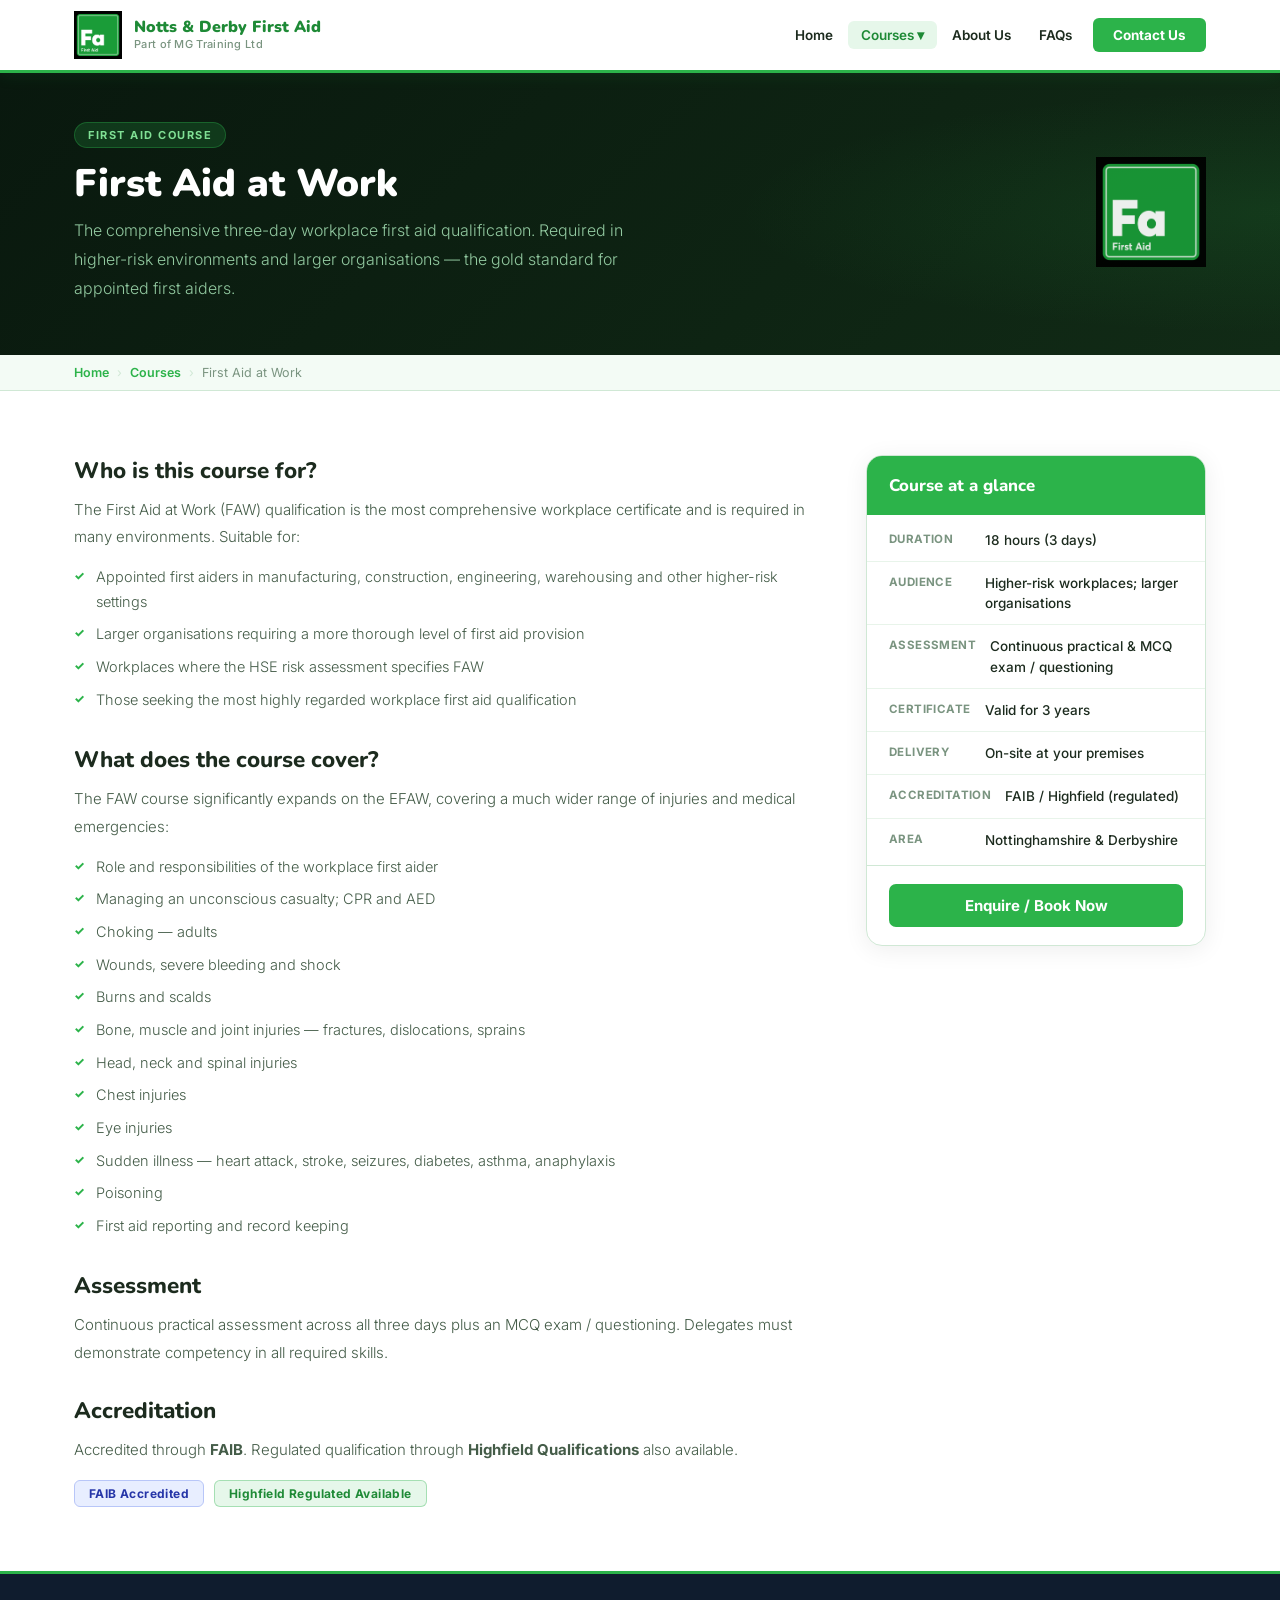
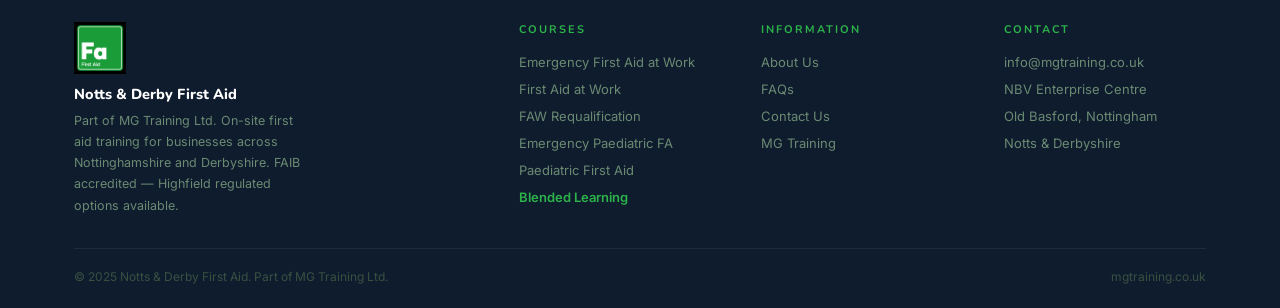
<file: first-aid-at-work.html>
<!DOCTYPE html>
<html lang="en">
<head>
<meta charset="UTF-8">
<meta name="viewport" content="width=device-width, initial-scale=1.0">
<title>First Aid at Work (FAW) Course | Notts & Derby First Aid</title>
<meta name="description" content="Three-day First Aid at Work (FAW) course for higher-risk workplaces, delivered on-site across Nottinghamshire and Derbyshire. FAIB accredited.">
<link rel="canonical" href="https://www.nottsfirstaid.co.uk/first-aid-at-work.html">
<link rel="preconnect" href="https://fonts.googleapis.com">
<link rel="preconnect" href="https://fonts.gstatic.com" crossorigin>
<link href="https://fonts.googleapis.com/css2?family=Nunito:wght@400;600;700;800;900&family=Inter:wght@300;400;500;600&display=swap" rel="stylesheet">
<link rel="stylesheet" href="styles.css">
</head>
<body>
<nav id="site-nav">
<div class="nav-wrap">
<a class="nav-brand" href="index.html">
<img alt="Notts &amp; Derby First Aid" class="nav-logo" src="assets/images/928b873c27a2.png"/>
<div class="nav-brand-text">
<div class="t1">Notts &amp; Derby First Aid</div>
<div class="t2">Part of MG Training Ltd</div>
</div>
</a>
<ul class="nav-links" id="navlinks">
<li><a href="index.html" id="nl-home">Home</a></li>
<li>
<span class="act" id="nl-courses">Courses ▾</span>
<div class="drop">
<a href="emergency-first-aid-at-work.html">Emergency First Aid at Work</a>
<a href="first-aid-at-work.html">First Aid at Work</a>
<a href="faw-requalification.html">FAW Requalification</a>
<a href="emergency-paediatric-first-aid.html">Emergency Paediatric First Aid</a>
<a href="paediatric-first-aid.html">Paediatric First Aid</a>
<a href="blended-learning.html" style="border-top:2px solid #d0e8d5;margin-top:4px;padding-top:12px;color:#1e8a36;font-weight:700;">Blended Learning Options</a>
</div>
</li>
<li><a href="about-us.html" id="nl-about">About Us</a></li>
<li><a href="faqs.html" id="nl-faq">FAQs</a></li>
<li><a class="nav-cta" href="contact-us.html" id="nl-contact">Contact Us</a></li>
</ul>
<div class="hamburger" onclick="toggleNav()"><span></span><span></span><span></span></div>
</div>
</nav>
<div class="page on" id="p-faw">

<section class="ph"><div class="wrap"><div class="ph-inner"><div>
<div class="ph-badge">First Aid Course</div>
<h1>First Aid at Work</h1>
<p class="ph-sub">The comprehensive three-day workplace first aid qualification. Required in higher-risk environments and larger organisations — the gold standard for appointed first aiders.</p>
</div><img alt="" class="ph-icon" src="assets/images/928b873c27a2.png"/></div></div></section>
<div class="bc"><div class="wrap"><div class="bc-inner"><a href="index.html">Home</a><span class="bc-sep">›</span><a href="index.html">Courses</a><span class="bc-sep">›</span>First Aid at Work</div></div></div>
<section class="sec"><div class="wrap"><div class="cd-layout">
<div class="cd-body">
<h2>Who is this course for?</h2>
<p>The First Aid at Work (FAW) qualification is the most comprehensive workplace certificate and is required in many environments. Suitable for:</p>
<ul>
<li>Appointed first aiders in manufacturing, construction, engineering, warehousing and other higher-risk settings</li>
<li>Larger organisations requiring a more thorough level of first aid provision</li>
<li>Workplaces where the HSE risk assessment specifies FAW</li>
<li>Those seeking the most highly regarded workplace first aid qualification</li>
</ul>
<h2>What does the course cover?</h2>
<p>The FAW course significantly expands on the EFAW, covering a much wider range of injuries and medical emergencies:</p>
<ul>
<li>Role and responsibilities of the workplace first aider</li>
<li>Managing an unconscious casualty; CPR and AED</li>
<li>Choking — adults</li>
<li>Wounds, severe bleeding and shock</li>
<li>Burns and scalds</li>
<li>Bone, muscle and joint injuries — fractures, dislocations, sprains</li>
<li>Head, neck and spinal injuries</li>
<li>Chest injuries</li>
<li>Eye injuries</li>
<li>Sudden illness — heart attack, stroke, seizures, diabetes, asthma, anaphylaxis</li>
<li>Poisoning</li>
<li>First aid reporting and record keeping</li>
</ul>
<h2>Assessment</h2>
<p>Continuous practical assessment across all three days plus an MCQ exam / questioning. Delegates must demonstrate competency in all required skills.</p>
<h2>Accreditation</h2>
<p>Accredited through <strong>FAIB</strong>. Regulated qualification through <strong>Highfield Qualifications</strong> also available.</p>
<div class="acc-chips"><span class="ac ac-faib">FAIB Accredited</span><span class="ac ac-hf">Highfield Regulated Available</span></div>
</div>
<div class="sidebar"><div class="info-card">
<div class="ic-head"><h3>Course at a glance</h3></div>
<div class="ic-body">
<div class="ic-row"><span class="ic-lbl">Duration</span><span class="ic-val">18 hours (3 days)</span></div>
<div class="ic-row"><span class="ic-lbl">Audience</span><span class="ic-val">Higher-risk workplaces; larger organisations</span></div>
<div class="ic-row"><span class="ic-lbl">Assessment</span><span class="ic-val">Continuous practical &amp; MCQ exam / questioning</span></div>
<div class="ic-row"><span class="ic-lbl">Certificate</span><span class="ic-val">Valid for 3 years</span></div>
<div class="ic-row"><span class="ic-lbl">Delivery</span><span class="ic-val">On-site at your premises</span></div>
<div class="ic-row"><span class="ic-lbl">Accreditation</span><span class="ic-val">FAIB / Highfield (regulated)</span></div>
<div class="ic-row"><span class="ic-lbl">Area</span><span class="ic-val">Nottinghamshire &amp; Derbyshire</span></div>
</div>
<div class="ic-foot"><a class="btn btn-g" href="contact-us.html">Enquire / Book Now</a></div>
</div></div>
</div></div></section>

</div>
<footer>
<div class="wrap">
<div class="footer-grid">
<div class="fb">
<img alt="Notts &amp; Derby First Aid" src="assets/images/928b873c27a2.png"/>
<h3>Notts &amp; Derby First Aid</h3>
<p>Part of MG Training Ltd. On-site first aid training for businesses across Nottinghamshire and Derbyshire. FAIB accredited — Highfield regulated options available.</p>
</div>
<div class="fc"><h4>Courses</h4><ul>
<li><a href="emergency-first-aid-at-work.html">Emergency First Aid at Work</a></li>
<li><a href="first-aid-at-work.html">First Aid at Work</a></li>
<li><a href="faw-requalification.html">FAW Requalification</a></li>
<li><a href="emergency-paediatric-first-aid.html">Emergency Paediatric FA</a></li>
<li><a href="paediatric-first-aid.html">Paediatric First Aid</a></li>
<li><a href="blended-learning.html" style="color:var(--g);font-weight:600;">Blended Learning</a></li>
</ul></div>
<div class="fc"><h4>Information</h4><ul>
<li><a href="about-us.html">About Us</a></li>
<li><a href="faqs.html">FAQs</a></li>
<li><a href="contact-us.html">Contact Us</a></li>
<li><a href="https://mgtraining.co.uk" target="_blank">MG Training</a></li>
</ul></div>
<div class="fc"><h4>Contact</h4><ul>
<li><a id="emlC">info@mgtraining.co.uk</a></li>
<li><a>NBV Enterprise Centre</a></li>
<li><a>Old Basford, Nottingham</a></li>
<li><a>Notts &amp; Derbyshire</a></li>
</ul></div>
</div>
<div class="footer-bottom">
<p>© 2025 Notts &amp; Derby First Aid. Part of MG Training Ltd.</p>
<a href="https://mgtraining.co.uk" target="_blank">mgtraining.co.uk</a>
</div>
</div>
</footer>
<script src="site.js"></script>
</body>
</html>
</file>
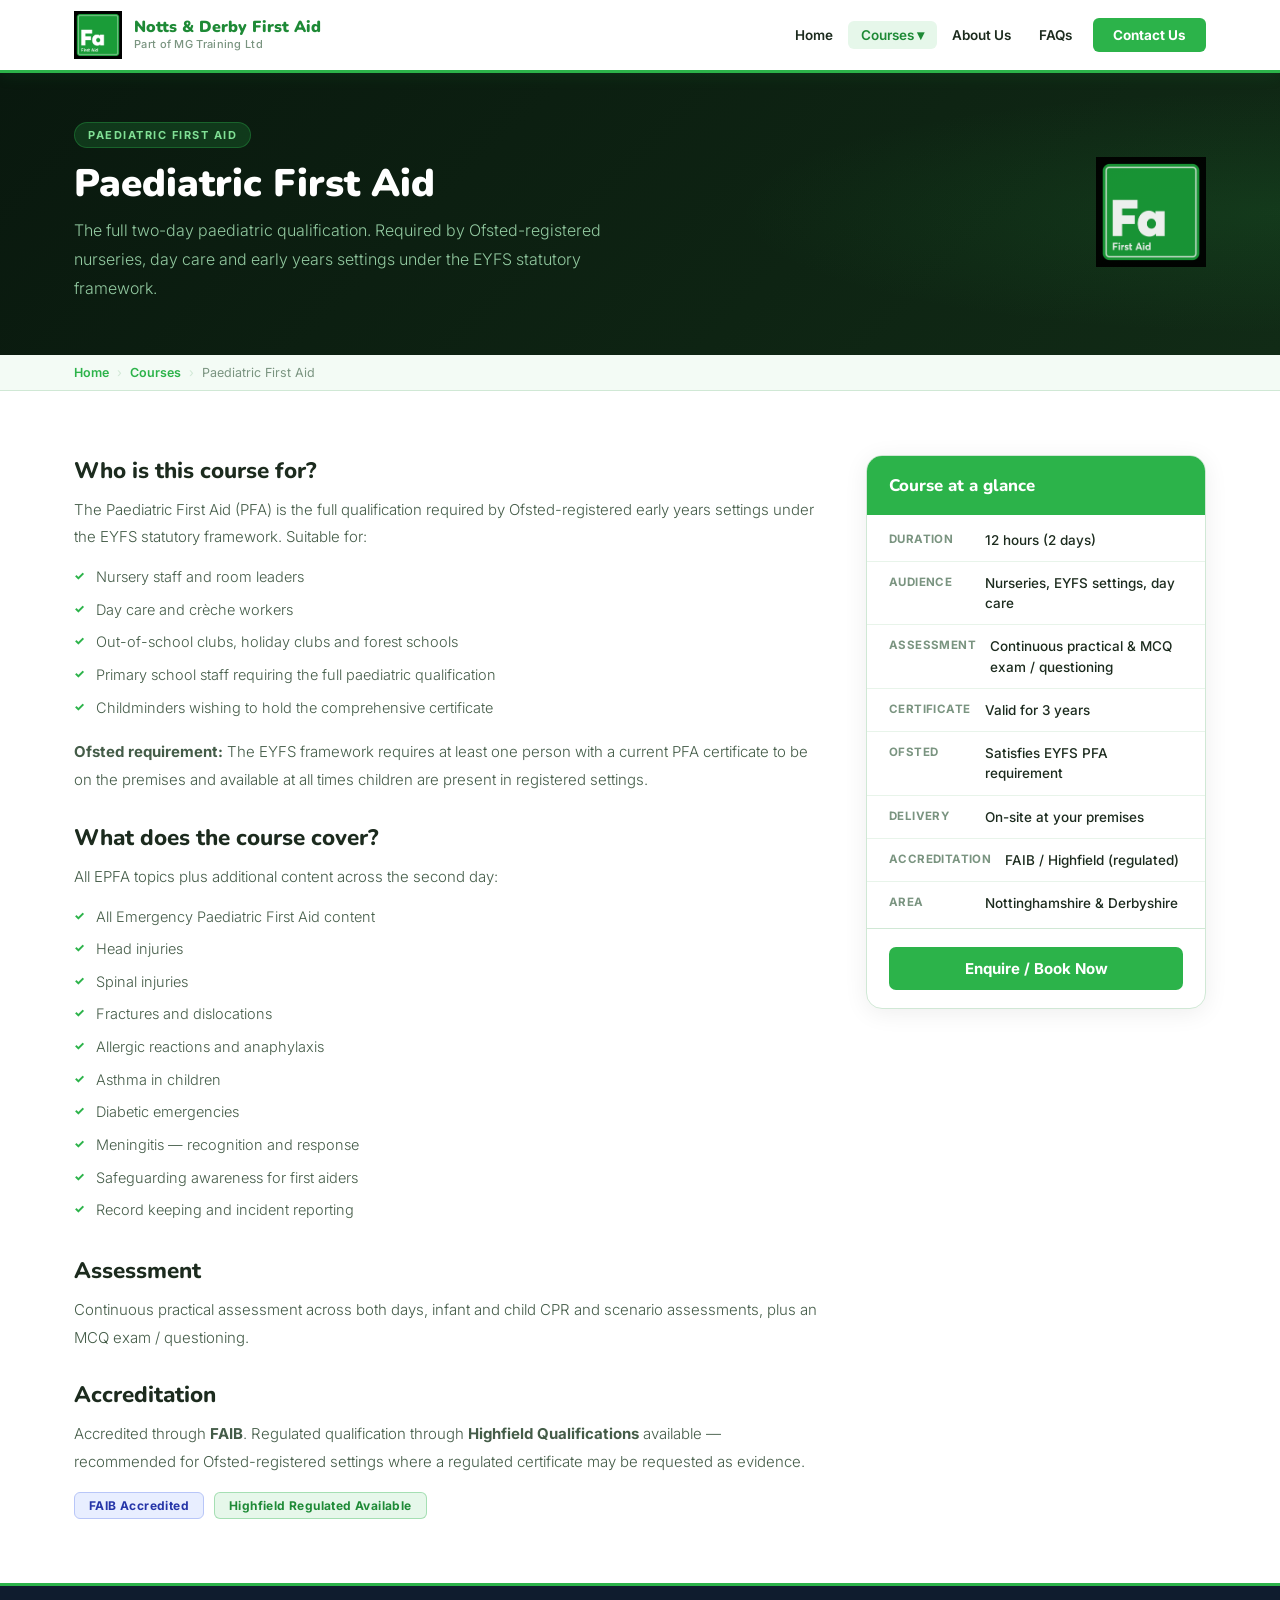
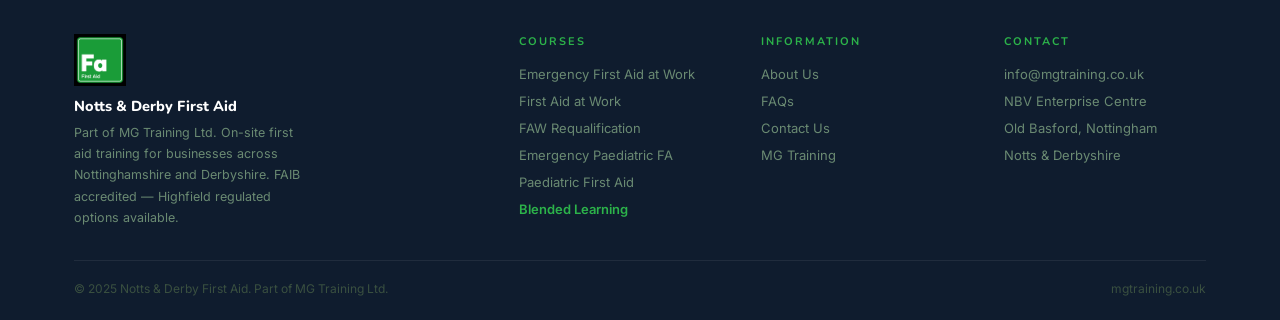
<file: paediatric-first-aid.html>
<!DOCTYPE html>
<html lang="en">
<head>
<meta charset="UTF-8">
<meta name="viewport" content="width=device-width, initial-scale=1.0">
<title>Paediatric First Aid (PFA) Course | Notts & Derby First Aid</title>
<meta name="description" content="Two-day Paediatric First Aid course meeting the EYFS requirement for Ofsted-registered nurseries and early years settings. On-site delivery.">
<link rel="canonical" href="https://www.nottsfirstaid.co.uk/paediatric-first-aid.html">
<link rel="preconnect" href="https://fonts.googleapis.com">
<link rel="preconnect" href="https://fonts.gstatic.com" crossorigin>
<link href="https://fonts.googleapis.com/css2?family=Nunito:wght@400;600;700;800;900&family=Inter:wght@300;400;500;600&display=swap" rel="stylesheet">
<link rel="stylesheet" href="styles.css">
</head>
<body>
<nav id="site-nav">
<div class="nav-wrap">
<a class="nav-brand" href="index.html">
<img alt="Notts &amp; Derby First Aid" class="nav-logo" src="assets/images/928b873c27a2.png"/>
<div class="nav-brand-text">
<div class="t1">Notts &amp; Derby First Aid</div>
<div class="t2">Part of MG Training Ltd</div>
</div>
</a>
<ul class="nav-links" id="navlinks">
<li><a href="index.html" id="nl-home">Home</a></li>
<li>
<span class="act" id="nl-courses">Courses ▾</span>
<div class="drop">
<a href="emergency-first-aid-at-work.html">Emergency First Aid at Work</a>
<a href="first-aid-at-work.html">First Aid at Work</a>
<a href="faw-requalification.html">FAW Requalification</a>
<a href="emergency-paediatric-first-aid.html">Emergency Paediatric First Aid</a>
<a href="paediatric-first-aid.html">Paediatric First Aid</a>
<a href="blended-learning.html" style="border-top:2px solid #d0e8d5;margin-top:4px;padding-top:12px;color:#1e8a36;font-weight:700;">Blended Learning Options</a>
</div>
</li>
<li><a href="about-us.html" id="nl-about">About Us</a></li>
<li><a href="faqs.html" id="nl-faq">FAQs</a></li>
<li><a class="nav-cta" href="contact-us.html" id="nl-contact">Contact Us</a></li>
</ul>
<div class="hamburger" onclick="toggleNav()"><span></span><span></span><span></span></div>
</div>
</nav>
<div class="page on" id="p-pfa">

<section class="ph"><div class="wrap"><div class="ph-inner"><div>
<div class="ph-badge">Paediatric First Aid</div>
<h1>Paediatric First Aid</h1>
<p class="ph-sub">The full two-day paediatric qualification. Required by Ofsted-registered nurseries, day care and early years settings under the EYFS statutory framework.</p>
</div><img alt="" class="ph-icon" src="assets/images/928b873c27a2.png"/></div></div></section>
<div class="bc"><div class="wrap"><div class="bc-inner"><a href="index.html">Home</a><span class="bc-sep">›</span><a href="index.html">Courses</a><span class="bc-sep">›</span>Paediatric First Aid</div></div></div>
<section class="sec"><div class="wrap"><div class="cd-layout">
<div class="cd-body">
<h2>Who is this course for?</h2>
<p>The Paediatric First Aid (PFA) is the full qualification required by Ofsted-registered early years settings under the EYFS statutory framework. Suitable for:</p>
<ul>
<li>Nursery staff and room leaders</li>
<li>Day care and crèche workers</li>
<li>Out-of-school clubs, holiday clubs and forest schools</li>
<li>Primary school staff requiring the full paediatric qualification</li>
<li>Childminders wishing to hold the comprehensive certificate</li>
</ul>
<p><strong>Ofsted requirement:</strong> The EYFS framework requires at least one person with a current PFA certificate to be on the premises and available at all times children are present in registered settings.</p>
<h2>What does the course cover?</h2>
<p>All EPFA topics plus additional content across the second day:</p>
<ul>
<li>All Emergency Paediatric First Aid content</li>
<li>Head injuries</li>
<li>Spinal injuries</li>
<li>Fractures and dislocations</li>
<li>Allergic reactions and anaphylaxis</li>
<li>Asthma in children</li>
<li>Diabetic emergencies</li>
<li>Meningitis — recognition and response</li>
<li>Safeguarding awareness for first aiders</li>
<li>Record keeping and incident reporting</li>
</ul>
<h2>Assessment</h2>
<p>Continuous practical assessment across both days, infant and child CPR and scenario assessments, plus an MCQ exam / questioning.</p>
<h2>Accreditation</h2>
<p>Accredited through <strong>FAIB</strong>. Regulated qualification through <strong>Highfield Qualifications</strong> available — recommended for Ofsted-registered settings where a regulated certificate may be requested as evidence.</p>
<div class="acc-chips"><span class="ac ac-faib">FAIB Accredited</span><span class="ac ac-hf">Highfield Regulated Available</span></div>
</div>
<div class="sidebar"><div class="info-card">
<div class="ic-head"><h3>Course at a glance</h3></div>
<div class="ic-body">
<div class="ic-row"><span class="ic-lbl">Duration</span><span class="ic-val">12 hours (2 days)</span></div>
<div class="ic-row"><span class="ic-lbl">Audience</span><span class="ic-val">Nurseries, EYFS settings, day care</span></div>
<div class="ic-row"><span class="ic-lbl">Assessment</span><span class="ic-val">Continuous practical &amp; MCQ exam / questioning</span></div>
<div class="ic-row"><span class="ic-lbl">Certificate</span><span class="ic-val">Valid for 3 years</span></div>
<div class="ic-row"><span class="ic-lbl">Ofsted</span><span class="ic-val">Satisfies EYFS PFA requirement</span></div>
<div class="ic-row"><span class="ic-lbl">Delivery</span><span class="ic-val">On-site at your premises</span></div>
<div class="ic-row"><span class="ic-lbl">Accreditation</span><span class="ic-val">FAIB / Highfield (regulated)</span></div>
<div class="ic-row"><span class="ic-lbl">Area</span><span class="ic-val">Nottinghamshire &amp; Derbyshire</span></div>
</div>
<div class="ic-foot"><a class="btn btn-g" href="contact-us.html">Enquire / Book Now</a></div>
</div></div>
</div></div></section>

</div>
<footer>
<div class="wrap">
<div class="footer-grid">
<div class="fb">
<img alt="Notts &amp; Derby First Aid" src="assets/images/928b873c27a2.png"/>
<h3>Notts &amp; Derby First Aid</h3>
<p>Part of MG Training Ltd. On-site first aid training for businesses across Nottinghamshire and Derbyshire. FAIB accredited — Highfield regulated options available.</p>
</div>
<div class="fc"><h4>Courses</h4><ul>
<li><a href="emergency-first-aid-at-work.html">Emergency First Aid at Work</a></li>
<li><a href="first-aid-at-work.html">First Aid at Work</a></li>
<li><a href="faw-requalification.html">FAW Requalification</a></li>
<li><a href="emergency-paediatric-first-aid.html">Emergency Paediatric FA</a></li>
<li><a href="paediatric-first-aid.html">Paediatric First Aid</a></li>
<li><a href="blended-learning.html" style="color:var(--g);font-weight:600;">Blended Learning</a></li>
</ul></div>
<div class="fc"><h4>Information</h4><ul>
<li><a href="about-us.html">About Us</a></li>
<li><a href="faqs.html">FAQs</a></li>
<li><a href="contact-us.html">Contact Us</a></li>
<li><a href="https://mgtraining.co.uk" target="_blank">MG Training</a></li>
</ul></div>
<div class="fc"><h4>Contact</h4><ul>
<li><a id="emlC">info@mgtraining.co.uk</a></li>
<li><a>NBV Enterprise Centre</a></li>
<li><a>Old Basford, Nottingham</a></li>
<li><a>Notts &amp; Derbyshire</a></li>
</ul></div>
</div>
<div class="footer-bottom">
<p>© 2025 Notts &amp; Derby First Aid. Part of MG Training Ltd.</p>
<a href="https://mgtraining.co.uk" target="_blank">mgtraining.co.uk</a>
</div>
</div>
</footer>
<script src="site.js"></script>
</body>
</html>
</file>
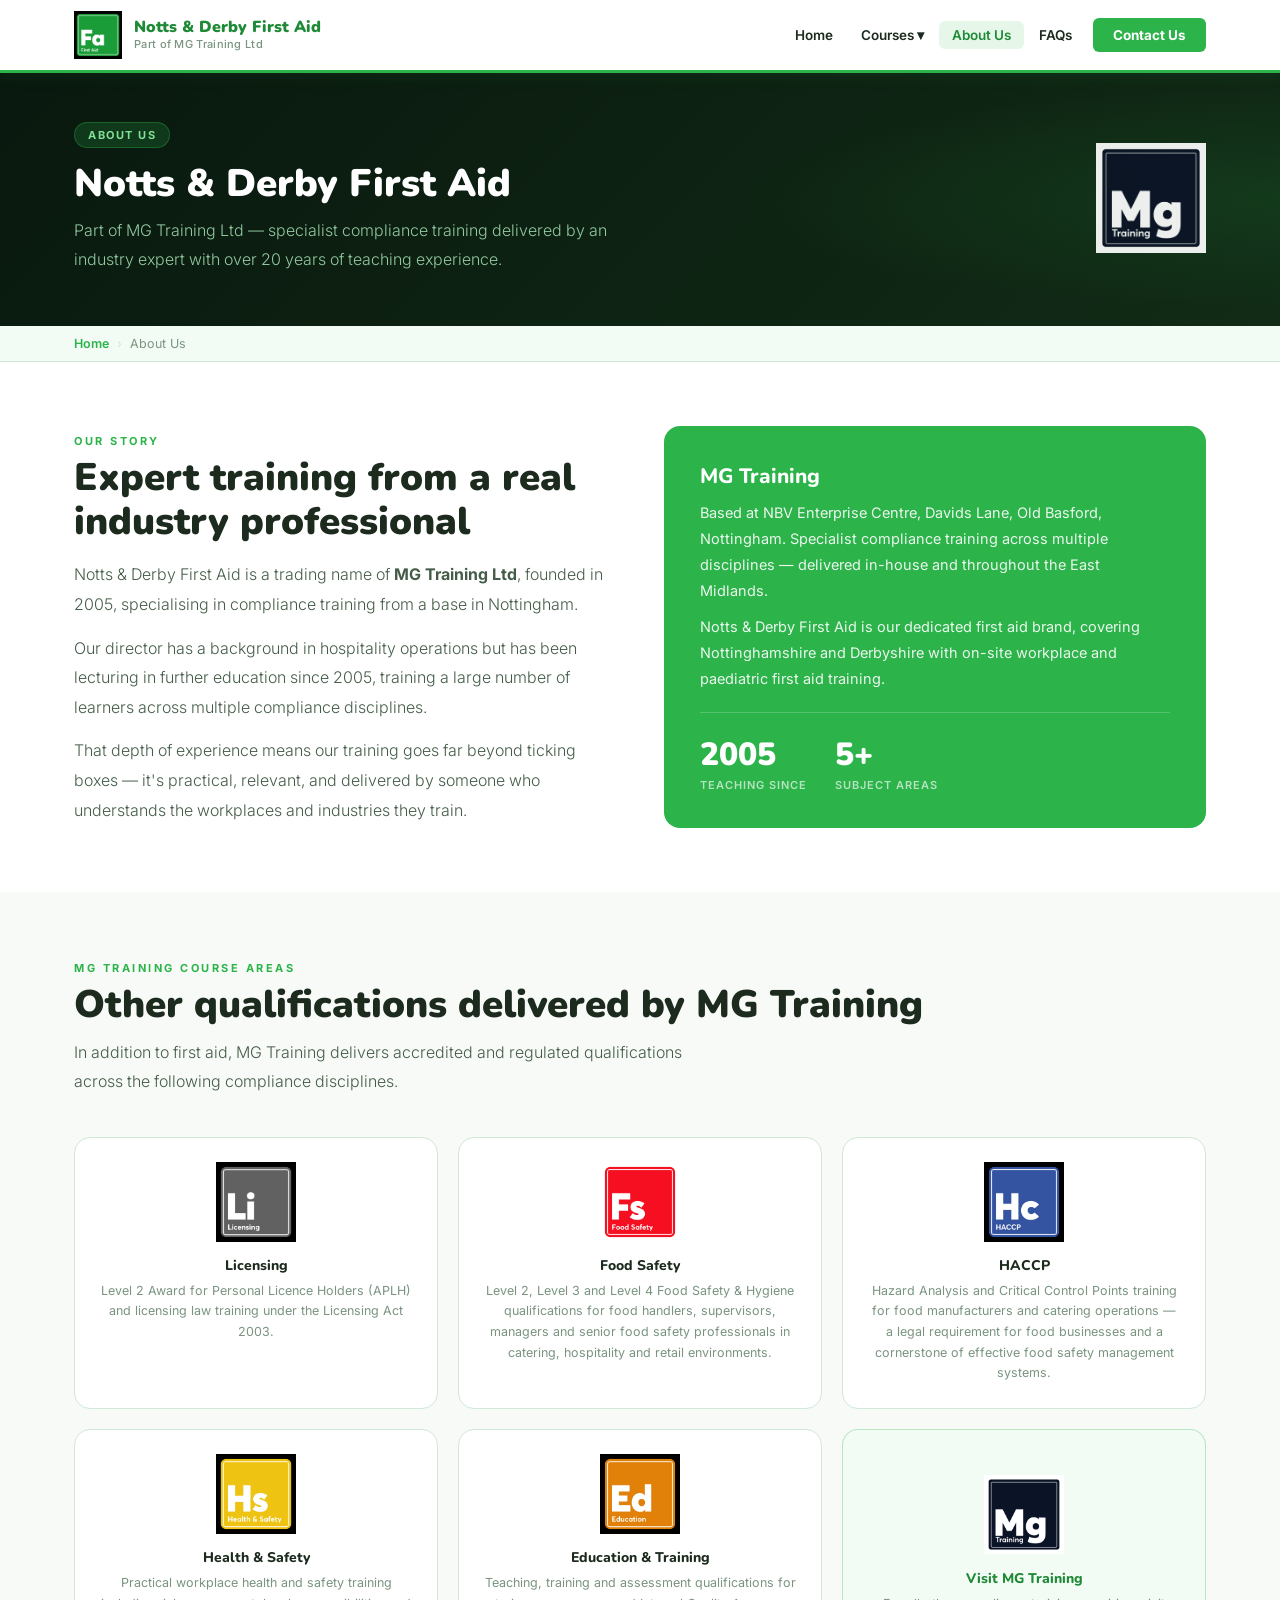
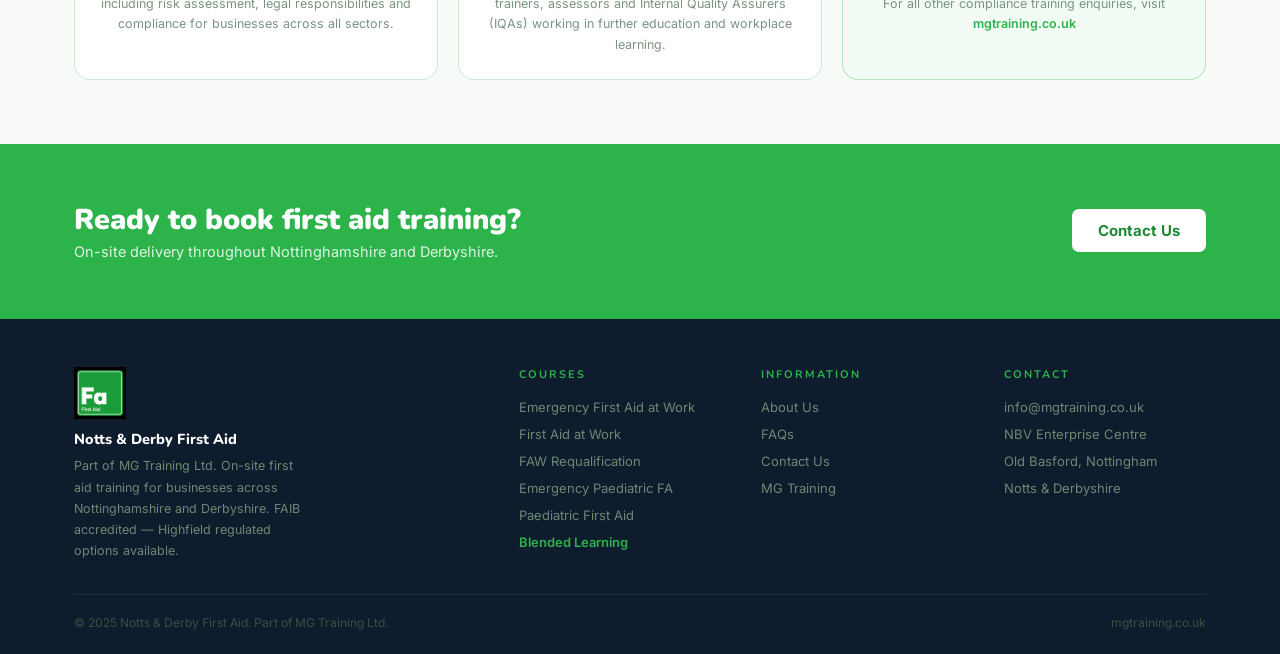
<file: nottsfirstaid-site/about-us.html>
<!DOCTYPE html>
<html lang="en">
<head>
<meta charset="UTF-8">
<meta name="viewport" content="width=device-width, initial-scale=1.0">
<title>About Us | Notts & Derby First Aid</title>
<meta name="description" content="Notts & Derby First Aid is part of MG Training Ltd, delivering FAIB-accredited on-site first aid training with over 20 years of teaching experience.">
<link rel="canonical" href="https://www.nottsfirstaid.co.uk/about-us.html">
<link rel="preconnect" href="https://fonts.googleapis.com">
<link rel="preconnect" href="https://fonts.gstatic.com" crossorigin>
<link href="https://fonts.googleapis.com/css2?family=Nunito:wght@400;600;700;800;900&family=Inter:wght@300;400;500;600&display=swap" rel="stylesheet">
<link rel="stylesheet" href="styles.css">
</head>
<body>
<nav id="site-nav">
<div class="nav-wrap">
<a class="nav-brand" href="index.html">
<img alt="Notts &amp; Derby First Aid" class="nav-logo" src="assets/images/928b873c27a2.png"/>
<div class="nav-brand-text">
<div class="t1">Notts &amp; Derby First Aid</div>
<div class="t2">Part of MG Training Ltd</div>
</div>
</a>
<ul class="nav-links" id="navlinks">
<li><a href="index.html" id="nl-home">Home</a></li>
<li>
<span id="nl-courses">Courses ▾</span>
<div class="drop">
<a href="emergency-first-aid-at-work.html">Emergency First Aid at Work</a>
<a href="first-aid-at-work.html">First Aid at Work</a>
<a href="faw-requalification.html">FAW Requalification</a>
<a href="emergency-paediatric-first-aid.html">Emergency Paediatric First Aid</a>
<a href="paediatric-first-aid.html">Paediatric First Aid</a>
<a href="blended-learning.html" style="border-top:2px solid #d0e8d5;margin-top:4px;padding-top:12px;color:#1e8a36;font-weight:700;">Blended Learning Options</a>
</div>
</li>
<li><a class="act" href="about-us.html" id="nl-about">About Us</a></li>
<li><a href="faqs.html" id="nl-faq">FAQs</a></li>
<li><a class="nav-cta" href="contact-us.html" id="nl-contact">Contact Us</a></li>
</ul>
<div class="hamburger" onclick="toggleNav()"><span></span><span></span><span></span></div>
</div>
</nav>
<div class="page on" id="p-about">

<section class="ph"><div class="wrap"><div class="ph-inner"><div>
<div class="ph-badge">About Us</div>
<h1>Notts &amp; Derby First Aid</h1>
<p class="ph-sub">Part of MG Training Ltd — specialist compliance training delivered by an industry expert with over 20 years of teaching experience.</p>
</div><img alt="MG Training" class="ph-icon" src="assets/images/efa921dacca7.jpg"/></div></div></section>
<div class="bc"><div class="wrap"><div class="bc-inner"><a href="index.html">Home</a><span class="bc-sep">›</span>About Us</div></div></div>
<section class="sec">
<div class="wrap">
<div class="about-top">
<div>
<span class="tag">Our Story</span>
<h2 class="sh" style="margin-bottom:16px;">Expert training from a real industry professional</h2>
<p class="lead" style="margin-bottom:14px;">Notts &amp; Derby First Aid is a trading name of <strong>MG Training Ltd</strong>, founded in 2005, specialising in compliance training from a base in Nottingham.</p>
<p class="lead" style="margin-bottom:14px;">Our director has a background in hospitality operations but has been lecturing in further education since 2005, training a large number of learners across multiple compliance disciplines.</p>
<p class="lead">That depth of experience means our training goes far beyond ticking boxes — it's practical, relevant, and delivered by someone who understands the workplaces and industries they train.</p>
</div>
<div class="about-card-g">
<h3>MG Training</h3>
<p>Based at NBV Enterprise Centre, Davids Lane, Old Basford, Nottingham. Specialist compliance training across multiple disciplines — delivered in-house and throughout the East Midlands.</p>
<p>Notts &amp; Derby First Aid is our dedicated first aid brand, covering Nottinghamshire and Derbyshire with on-site workplace and paediatric first aid training.</p>
<div class="about-stats">
<div><div class="as-n">2005</div><div class="as-l">Teaching since</div></div>
<div><div class="as-n">5+</div><div class="as-l">Subject areas</div></div>
</div>
</div>
</div>
</div>
</section>
<section class="sec bg-off">
<div class="wrap">
<span class="tag">MG Training Course Areas</span>
<h2 class="sh" style="margin-bottom:10px;">Other qualifications delivered by MG Training</h2>
<p class="lead" style="max-width:640px;margin-bottom:40px;">In addition to first aid, MG Training delivers accredited and regulated qualifications across the following compliance disciplines.</p>
<div class="other-grid">
<div class="oc-card">
<img alt="Licensing" class="oc-img" src="assets/images/65737c34f6d7.png"/>
<h4>Licensing</h4>
<p>Level 2 Award for Personal Licence Holders (APLH) and licensing law training under the Licensing Act 2003. </p>
</div>
<div class="oc-card">
<img alt="Food Safety" class="oc-img" src="assets/images/b69e35aa88ce.jpg"/>
<h4>Food Safety</h4>
<p>Level 2, Level 3 and Level 4 Food Safety &amp; Hygiene qualifications for food handlers, supervisors, managers and senior food safety professionals in catering, hospitality and retail environments.</p>
</div>
<div class="oc-card">
<img alt="HACCP" class="oc-img" src="assets/images/ab5863e9c2c0.png"/>
<h4>HACCP</h4>
<p>Hazard Analysis and Critical Control Points training for food manufacturers and catering operations — a legal requirement for food businesses and a cornerstone of effective food safety management systems.</p>
</div>
<div class="oc-card">
<img alt="Health &amp; Safety" class="oc-img" src="assets/images/557f0203abb0.png"/>
<h4>Health &amp; Safety</h4>
<p>Practical workplace health and safety training including risk assessment, legal responsibilities and compliance for businesses across all sectors.</p>
</div>
<div class="oc-card">
<img alt="Education" class="oc-img" src="assets/images/111db892c5f7.png"/>
<h4>Education &amp; Training</h4>
<p>Teaching, training and assessment qualifications for trainers, assessors and Internal Quality Assurers (IQAs) working in further education and workplace learning.</p>
</div>
<div class="oc-card" style="display:flex;flex-direction:column;justify-content:center;align-items:center;background:var(--gxl);border-color:rgba(44,179,74,.3);">
<img alt="MG Training" class="oc-img" src="assets/images/efa921dacca7.jpg"/>
<h4 style="color:var(--gd);">Visit MG Training</h4>
<p>For all other compliance training enquiries, visit <a href="https://mgtraining.co.uk" style="color:var(--g);font-weight:600;" target="_blank">mgtraining.co.uk</a></p>
</div>
</div>
</div>
</section>
<div class="cta-band"><div class="wrap"><div class="cta-inner">
<div><h2>Ready to book first aid training?</h2><p>On-site delivery throughout Nottinghamshire and Derbyshire.</p></div>
<a class="btn btn-w" href="contact-us.html">Contact Us</a>
</div></div></div>

</div>
<footer>
<div class="wrap">
<div class="footer-grid">
<div class="fb">
<img alt="Notts &amp; Derby First Aid" src="assets/images/928b873c27a2.png"/>
<h3>Notts &amp; Derby First Aid</h3>
<p>Part of MG Training Ltd. On-site first aid training for businesses across Nottinghamshire and Derbyshire. FAIB accredited — Highfield regulated options available.</p>
</div>
<div class="fc"><h4>Courses</h4><ul>
<li><a href="emergency-first-aid-at-work.html">Emergency First Aid at Work</a></li>
<li><a href="first-aid-at-work.html">First Aid at Work</a></li>
<li><a href="faw-requalification.html">FAW Requalification</a></li>
<li><a href="emergency-paediatric-first-aid.html">Emergency Paediatric FA</a></li>
<li><a href="paediatric-first-aid.html">Paediatric First Aid</a></li>
<li><a href="blended-learning.html" style="color:var(--g);font-weight:600;">Blended Learning</a></li>
</ul></div>
<div class="fc"><h4>Information</h4><ul>
<li><a href="about-us.html">About Us</a></li>
<li><a href="faqs.html">FAQs</a></li>
<li><a href="contact-us.html">Contact Us</a></li>
<li><a href="https://mgtraining.co.uk" target="_blank">MG Training</a></li>
</ul></div>
<div class="fc"><h4>Contact</h4><ul>
<li><a id="emlC">info@mgtraining.co.uk</a></li>
<li><a>NBV Enterprise Centre</a></li>
<li><a>Old Basford, Nottingham</a></li>
<li><a>Notts &amp; Derbyshire</a></li>
</ul></div>
</div>
<div class="footer-bottom">
<p>© 2025 Notts &amp; Derby First Aid. Part of MG Training Ltd.</p>
<a href="https://mgtraining.co.uk" target="_blank">mgtraining.co.uk</a>
</div>
</div>
</footer>
<script src="site.js"></script>
</body>
</html>
</file>
<file: styles.css>
/* ── TOKENS ── */
:root{
 --g:#2cb34a;--gd:#1e8a36;--gl:#e6f7ea;--gxl:#f3fbf5;
 --navy:#0f1c2e;--navym:#162436;
 --white:#fff;--offwhite:#f8faf8;
 --text:#1c2b1e;--textm:#445c48;--textmu:#7a9480;
 --border:#d0e8d5;--borderl:#e8f4ea;
 --red:#e02828;--blue:#3646b8;--amber:#d9a000;--orange:#d97100;--grey:#5f6b70;
 --radius:10px;--radiusl:16px;
}
*{margin:0;padding:0;box-sizing:border-box;}
html{scroll-behavior:smooth;}
body{font-family:'Inter',sans-serif;color:var(--text);background:var(--white);overflow-x:hidden;}
a{text-decoration:none;color:inherit;}
img{display:block;}
button{font-family:'Inter',sans-serif;cursor:pointer;}

/* ── NAV ── */
#site-nav{position:fixed;top:0;left:0;right:0;z-index:500;background:var(--white);border-bottom:3px solid var(--g);box-shadow:0 2px 16px rgba(44,179,74,.1);}
.nav-wrap{max-width:1180px;margin:0 auto;padding:0 24px;height:70px;display:flex;align-items:center;justify-content:space-between;gap:16px;}
.nav-brand{display:flex;align-items:center;gap:12px;cursor:pointer;}
.nav-logo{width:48px;height:48px;object-fit:contain;flex-shrink:0;}
.nav-brand-text .t1{font-family:'Nunito',sans-serif;font-size:16px;font-weight:900;color:var(--gd);line-height:1.1;}
.nav-brand-text .t2{font-size:11px;color:var(--textmu);font-weight:500;letter-spacing:.3px;}
.nav-links{display:flex;align-items:center;list-style:none;gap:2px;}
.nav-links li{position:relative;}
.nav-links li>span,.nav-links li>a{display:flex;align-items:center;gap:4px;padding:6px 13px;font-size:13.5px;font-weight:600;color:var(--text);border-radius:6px;cursor:pointer;transition:background .15s,color .15s;white-space:nowrap;}
.nav-links li>span:hover,.nav-links li>a:hover,.nav-links li>span.act,.nav-links li>a.act{background:var(--gl);color:var(--gd);}
.nav-links li>span.act,.nav-links li>a.act{color:var(--gd);}
.drop{position:absolute;top:calc(100% + 6px);left:0;background:var(--white);border:1.5px solid var(--border);border-top:3px solid var(--g);border-radius:0 0 10px 10px;min-width:260px;box-shadow:0 10px 30px rgba(0,0,0,.12);opacity:0;visibility:hidden;transform:translateY(-6px);transition:all .2s;z-index:600;}
.nav-links li:hover>.drop{opacity:1;visibility:visible;transform:none;}
.drop a{display:block;padding:10px 16px;font-size:13px;font-weight:500;color:var(--text);border-bottom:1px solid var(--borderl);transition:background .12s,color .12s;cursor:pointer;}
.drop a:last-child{border-bottom:none;border-radius:0 0 8px 8px;}
.drop a:hover{background:var(--gl);color:var(--gd);}
.nav-cta{background:var(--g);color:var(--white)!important;padding:9px 20px!important;border-radius:6px!important;font-weight:700!important;transition:background .2s!important;margin-left:6px;}
.nav-cta:hover{background:var(--gd)!important;color:var(--white)!important;}
.hamburger{display:none;flex-direction:column;gap:5px;cursor:pointer;padding:4px;}
.hamburger span{width:23px;height:2px;background:var(--text);border-radius:2px;display:block;}

/* ── PAGE SHELL ── */
.page{display:none;min-height:100vh;padding-top:70px;}
.page.on{display:block;}

/* ── UTILS ── */
.wrap{max-width:1180px;margin:0 auto;padding:0 24px;}
.sec{padding:64px 0;}
.sec-sm{padding:40px 0;}
.bg-off{background:var(--offwhite);}
.bg-gl{background:var(--gxl);}
.bg-navy{background:var(--navy);}
.bg-g{background:var(--g);}
.tag{display:inline-block;font-size:11px;font-weight:700;letter-spacing:2.5px;text-transform:uppercase;color:var(--g);margin-bottom:8px;}
.tag-w{color:rgba(255,255,255,.75);}
h1,h2,h3,h4{font-family:'Nunito',sans-serif;}
.sh{font-size:clamp(1.75rem,3vw,2.5rem);font-weight:900;line-height:1.15;color:var(--text);}
.sh-w{color:#fff;}
.sh-sm{font-size:1.3rem;font-weight:800;}
.lead{font-size:1rem;color:var(--textm);line-height:1.85;font-weight:300;}
.lead-w{color:rgba(255,255,255,.82);}

/* ── BUTTONS ── */
.btn{display:inline-block;padding:12px 26px;font-size:15px;font-weight:700;border-radius:7px;border:none;cursor:pointer;transition:all .2s;font-family:'Inter',sans-serif;}
.btn-g{background:var(--g);color:#fff;}
.btn-g:hover{background:var(--gd);transform:translateY(-1px);}
.btn-w{background:#fff;color:var(--gd);}
.btn-w:hover{background:var(--gl);}
.btn-out{background:transparent;border:2px solid rgba(255,255,255,.45);color:#fff;}
.btn-out:hover{border-color:#fff;background:rgba(255,255,255,.1);}
.btn-outg{background:transparent;border:2px solid var(--g);color:var(--g);}
.btn-outg:hover{background:var(--gl);}

/* ── HERO ── */
.hero{background:linear-gradient(140deg,#09180e 0%,#112b16 55%,#0b1f10 100%);padding:80px 0 60px;position:relative;overflow:hidden;}
.hero-bg-dots{position:absolute;inset:0;background-image:radial-gradient(circle,rgba(44,179,74,.18) 1.5px,transparent 1.5px);background-size:44px 44px;opacity:1;}
.hero-glow{position:absolute;right:-10%;top:-20%;width:55%;height:140%;background:radial-gradient(ellipse,rgba(44,179,74,.1) 0%,transparent 65%);pointer-events:none;}
.hero-inner{display:grid;grid-template-columns:1fr 360px;gap:48px;align-items:center;position:relative;z-index:2;}
.hero-pill{display:inline-flex;align-items:center;gap:8px;background:rgba(44,179,74,.18);border:1px solid rgba(44,179,74,.35);color:#80e095;padding:6px 14px;border-radius:50px;font-size:11.5px;font-weight:700;letter-spacing:1.5px;text-transform:uppercase;margin-bottom:20px;}
.hero-pill-dot{width:7px;height:7px;border-radius:50%;background:var(--g);animation:pulse 2s infinite;}
@keyframes pulse{0%,100%{opacity:1;}50%{opacity:.4;}}
.hero h1{font-family:'Nunito',sans-serif;font-size:clamp(2.2rem,4vw,3.5rem);font-weight:900;color:#fff;line-height:1.1;margin-bottom:18px;}
.hero h1 em{font-style:normal;color:var(--g);}
.hero-sub{font-size:1.05rem;color:#92c9a0;line-height:1.85;font-weight:300;max-width:520px;margin-bottom:28px;}
.hero-btns{display:flex;gap:12px;flex-wrap:wrap;}
.hero-stats{display:flex;gap:32px;margin-top:40px;padding-top:28px;border-top:1px solid rgba(44,179,74,.2);}
.hst-n{font-family:'Nunito',sans-serif;font-size:1.9rem;font-weight:900;color:var(--g);}
.hst-l{font-size:12px;color:#6a8a72;font-weight:500;margin-top:2px;}
.hero-visual{display:flex;flex-direction:column;align-items:center;gap:20px;}
.hero-logo-ring{width:220px;height:220px;border-radius:50%;background:rgba(44,179,74,.08);border:1px solid rgba(44,179,74,.2);display:flex;align-items:center;justify-content:center;}
.hero-logo-ring img{width:170px;height:170px;object-fit:contain;}
.hero-accred{display:flex;gap:10px;flex-wrap:wrap;justify-content:center;}
.accred-chip{background:rgba(255,255,255,.07);border:1px solid rgba(255,255,255,.14);color:rgba(255,255,255,.75);padding:5px 12px;border-radius:50px;font-size:11px;font-weight:600;letter-spacing:.5px;}

/* ── TRUST STRIP ── */
.trust{background:var(--g);padding:14px 0;}
.trust-inner{display:flex;gap:28px;align-items:center;justify-content:center;flex-wrap:wrap;}
.trust-item{display:flex;align-items:center;gap:8px;color:#fff;font-size:13px;font-weight:600;}
.trust-tick{width:18px;height:18px;border:2px solid rgba(255,255,255,.5);border-radius:50%;display:flex;align-items:center;justify-content:center;font-size:10px;font-weight:900;flex-shrink:0;}

/* ── COURSE GRID HOME ── */
.course-grid{display:grid;grid-template-columns:repeat(3,1fr);gap:20px;}
.cc{background:var(--white);border:1.5px solid var(--border);border-radius:var(--radiusl);padding:28px;cursor:pointer;position:relative;overflow:hidden;transition:all .25s;}
.cc::after{content:'';position:absolute;inset:0;border-radius:var(--radiusl);border:2px solid var(--g);opacity:0;transition:opacity .25s;}
.cc:hover{transform:translateY(-4px);box-shadow:0 14px 40px rgba(44,179,74,.13);}
.cc:hover::after{opacity:1;}
.cc-icon{width:68px;height:68px;object-fit:contain;margin-bottom:16px;}
.cc h3{font-family:'Nunito',sans-serif;font-size:1.05rem;font-weight:800;color:var(--text);margin-bottom:8px;}
.cc p{font-size:13.5px;color:var(--textm);line-height:1.7;font-weight:300;margin-bottom:14px;}
.cc-tags{display:flex;gap:8px;flex-wrap:wrap;margin-bottom:14px;}
.tag-chip{font-size:11px;font-weight:700;padding:3px 10px;border-radius:20px;}
.tc-g{background:var(--gl);color:var(--gd);border:1px solid rgba(44,179,74,.3);}
.tc-n{background:#eef1f8;color:var(--navy);border:1px solid #cdd4e8;}
.cc-arr{font-size:13px;font-weight:700;color:var(--g);display:flex;align-items:center;gap:5px;transition:gap .15s;}
.cc:hover .cc-arr{gap:9px;}
.cc-cta{background:var(--gxl);border:1.5px dashed rgba(44,179,74,.4);border-radius:var(--radiusl);padding:28px;display:flex;flex-direction:column;justify-content:center;}
.cc-cta h3{font-family:'Nunito',sans-serif;font-size:1.1rem;font-weight:900;color:var(--gd);margin-bottom:8px;}
.cc-cta p{font-size:14px;color:var(--textm);line-height:1.7;margin-bottom:18px;}

/* ── WHY US ── */
.why-grid{display:grid;grid-template-columns:1fr 1fr;gap:48px;align-items:center;}
.why-card{background:var(--g);border-radius:var(--radiusl);padding:36px;color:#fff;}
.why-card h3{font-family:'Nunito',sans-serif;font-size:1.3rem;font-weight:800;margin-bottom:10px;}
.why-card p{font-size:14.5px;line-height:1.8;opacity:.9;margin-bottom:16px;}
.why-card-note{background:rgba(255,255,255,.14);border-radius:8px;padding:14px 16px;font-size:13.5px;line-height:1.65;margin-bottom:18px;}
.check-list{list-style:none;display:flex;flex-direction:column;gap:10px;}
.check-list li{display:flex;align-items:flex-start;gap:12px;font-size:14.5px;color:var(--textm);line-height:1.65;}
.check-list li::before{content:'✓';color:var(--g);font-weight:900;font-size:14px;margin-top:1px;flex-shrink:0;}

/* ── PAGE HERO (inner) ── */
.ph{background:linear-gradient(135deg,#09180e 0%,#112b16 100%);padding:52px 0;position:relative;overflow:hidden;}
.ph::before{content:'';position:absolute;right:0;top:0;width:50%;height:100%;background:radial-gradient(ellipse at right,rgba(44,179,74,.12) 0%,transparent 60%);pointer-events:none;}
.ph-inner{display:grid;grid-template-columns:1fr auto;gap:24px;align-items:center;position:relative;z-index:2;}
.ph-badge{display:inline-flex;align-items:center;gap:8px;background:rgba(44,179,74,.2);border:1px solid rgba(44,179,74,.35);color:#80e095;padding:5px 13px;border-radius:50px;font-size:11px;font-weight:700;letter-spacing:1.5px;text-transform:uppercase;margin-bottom:14px;}
.ph h1{font-family:'Nunito',sans-serif;font-size:clamp(1.8rem,3vw,2.8rem);font-weight:900;color:#fff;line-height:1.15;margin-bottom:10px;}
.ph-sub{font-size:1rem;color:#92c9a0;line-height:1.8;font-weight:300;max-width:560px;}
.ph-icon{width:110px;height:110px;object-fit:contain;opacity:.92;}

/* ── BREADCRUMB ── */
.bc{background:var(--gxl);border-bottom:1px solid var(--border);padding:10px 0;}
.bc-inner{display:flex;align-items:center;gap:8px;font-size:12.5px;color:var(--textmu);}
.bc-inner a{color:var(--g);font-weight:600;cursor:pointer;}
.bc-inner a:hover{text-decoration:underline;}
.bc-sep{color:var(--border);}

/* ── COURSE DETAIL ── */
.cd-layout{display:grid;grid-template-columns:1fr 340px;gap:40px;align-items:start;}
.cd-body h2{font-family:'Nunito',sans-serif;font-size:1.4rem;font-weight:800;color:var(--text);margin:28px 0 10px;}
.cd-body h2:first-child{margin-top:0;}
.cd-body p{font-size:15px;color:var(--textm);line-height:1.85;font-weight:300;margin-bottom:10px;}
.cd-body ul{list-style:none;margin-bottom:14px;}
.cd-body ul li{font-size:14.5px;color:var(--textm);line-height:1.7;padding:4px 0 4px 22px;position:relative;font-weight:300;}
.cd-body ul li::before{content:'✓';position:absolute;left:0;color:var(--g);font-weight:800;font-size:12px;top:5px;}
.acc-chips{display:flex;gap:10px;flex-wrap:wrap;margin-top:16px;}
.ac{padding:5px 14px;border-radius:6px;font-size:12px;font-weight:700;letter-spacing:.4px;}
.ac-faib{background:#e8eeff;color:#2535a8;border:1px solid #b8c6f8;}
.ac-hf{background:var(--gl);color:var(--gd);border:1px solid rgba(44,179,74,.35);}
.sidebar{position:sticky;top:86px;}
.info-card{background:var(--white);border:1.5px solid var(--border);border-radius:var(--radiusl);overflow:hidden;box-shadow:0 4px 24px rgba(0,0,0,.07);}
.ic-head{background:var(--g);padding:18px 22px;}
.ic-head h3{font-family:'Nunito',sans-serif;font-size:1.05rem;font-weight:800;color:#fff;}
.ic-body{padding:4px 0;}
.ic-row{display:flex;gap:14px;padding:11px 22px;border-bottom:1px solid var(--borderl);align-items:flex-start;}
.ic-row:last-child{border-bottom:none;}
.ic-lbl{font-size:11.5px;font-weight:700;color:var(--textmu);text-transform:uppercase;letter-spacing:.4px;min-width:82px;flex-shrink:0;padding-top:2px;}
.ic-val{font-size:13.5px;color:var(--text);font-weight:500;line-height:1.5;}
.ic-foot{padding:18px 22px;border-top:1px solid var(--border);}
.ic-foot .btn{width:100%;text-align:center;}

/* ── FAQ ── */
.faq-wrap{max-width:820px;margin:0 auto;display:flex;flex-direction:column;gap:10px;}
.faq-item{background:var(--white);border:1.5px solid var(--border);border-radius:var(--radius);}
.fq{padding:17px 22px;font-size:15px;font-weight:600;cursor:pointer;display:flex;justify-content:space-between;align-items:center;gap:14px;transition:background .15s;}
.fq:hover,.fq.open{background:var(--gl);}
.fq.open{color:var(--gd);border-radius:var(--radius) var(--radius) 0 0;}
.fq-chevron{font-size:17px;color:var(--g);flex-shrink:0;transition:transform .25s;}
.fq.open .fq-chevron{transform:rotate(180deg);}
.fa-ans{display:none;padding:0 22px 16px;font-size:14.5px;color:var(--textm);line-height:1.8;font-weight:300;}
.fa-ans.open{display:block;}
.fa-ans a{color:var(--g);font-weight:600;cursor:pointer;}

/* ── CONTACT ── */
.contact-grid{display:grid;grid-template-columns:1fr 1fr;gap:48px;align-items:start;}
.cf-wrap{background:var(--white);border:1.5px solid var(--border);border-radius:var(--radiusl);padding:36px;box-shadow:0 4px 24px rgba(0,0,0,.07);}
.cf-wrap h2{font-family:'Nunito',sans-serif;font-size:1.6rem;font-weight:900;margin-bottom:6px;}
.cf-wrap .lead{margin-bottom:24px;}
.fg{margin-bottom:16px;}
.fg label{display:block;font-size:13px;font-weight:600;color:var(--textm);margin-bottom:5px;}
.fg input,.fg select,.fg textarea{width:100%;padding:11px 14px;border:1.5px solid var(--border);border-radius:8px;font-size:14px;font-family:'Inter',sans-serif;color:var(--text);background:var(--white);transition:border-color .2s;}
.fg input:focus,.fg select:focus,.fg textarea:focus{outline:none;border-color:var(--g);box-shadow:0 0 0 3px rgba(44,179,74,.1);}
.fg textarea{resize:vertical;min-height:100px;}
.fg-row{display:grid;grid-template-columns:1fr 1fr;gap:14px;}
.f-success{display:none;background:var(--gl);border:1.5px solid var(--g);border-radius:8px;padding:14px 16px;color:var(--gd);font-size:14px;font-weight:600;margin-top:14px;}
.ci h3{font-family:'Nunito',sans-serif;font-size:1.35rem;font-weight:800;margin-bottom:8px;}
.ci-item{display:flex;gap:14px;padding:14px 0;border-bottom:1px solid var(--border);}
.ci-item:last-child{border-bottom:none;}
.ci-icon{width:42px;height:42px;background:var(--gl);border-radius:8px;display:flex;align-items:center;justify-content:center;font-size:17px;flex-shrink:0;}
.ci-item h4{font-size:13px;font-weight:700;margin-bottom:2px;}
.ci-item p{font-size:13px;color:var(--textm);line-height:1.55;}
.ci-note{background:var(--gxl);border:1.5px solid rgba(44,179,74,.3);border-radius:10px;padding:16px 18px;margin-top:20px;}
.ci-note h4{font-size:13px;font-weight:700;color:var(--gd);margin-bottom:4px;}
.ci-note p{font-size:13px;color:var(--textm);line-height:1.65;}

/* ── ABOUT ── */
.about-top{display:grid;grid-template-columns:1fr 1fr;gap:48px;align-items:center;}
.about-card-g{background:var(--g);border-radius:var(--radiusl);padding:36px;color:#fff;}
.about-card-g h3{font-family:'Nunito',sans-serif;font-size:1.3rem;font-weight:800;margin-bottom:10px;}
.about-card-g p{font-size:14.5px;line-height:1.8;opacity:.9;margin-bottom:10px;}
.about-stats{display:flex;gap:28px;margin-top:20px;padding-top:20px;border-top:1px solid rgba(255,255,255,.2);}
.as-n{font-family:'Nunito',sans-serif;font-size:2rem;font-weight:900;}
.as-l{font-size:11px;font-weight:600;opacity:.65;text-transform:uppercase;letter-spacing:1px;margin-top:2px;}
.other-grid{display:grid;grid-template-columns:repeat(3,1fr);gap:20px;}
.oc-card{background:var(--white);border:1.5px solid var(--border);border-radius:var(--radiusl);padding:24px;text-align:center;transition:all .2s;}
.oc-card:hover{transform:translateY(-3px);box-shadow:0 8px 28px rgba(0,0,0,.09);border-color:rgba(44,179,74,.35);}
.oc-img{width:80px;height:80px;object-fit:contain;margin:0 auto 14px;}
.oc-card h4{font-family:'Nunito',sans-serif;font-size:14px;font-weight:800;color:var(--text);margin-bottom:6px;}
.oc-card p{font-size:12.5px;color:var(--textmu);line-height:1.65;}
.oc-wide{grid-column:span 3;display:flex;align-items:center;gap:20px;text-align:left;}
.oc-wide .oc-img{flex-shrink:0;margin:0;}
.oc-wide h4{font-size:15px;}
.oc-wide p{font-size:13.5px;}

/* ── CTA BAND ── */
.cta-band{background:var(--g);padding:56px 0;}
.cta-inner{display:flex;align-items:center;justify-content:space-between;gap:24px;flex-wrap:wrap;}
.cta-inner h2{font-family:'Nunito',sans-serif;font-size:1.8rem;font-weight:900;color:#fff;max-width:520px;}
.cta-inner p{font-size:14.5px;color:rgba(255,255,255,.85);margin-top:4px;}

/* ── FOOTER ── */
footer{background:var(--navy);border-top:3px solid var(--g);padding:48px 0 24px;}
.footer-grid{display:grid;grid-template-columns:2fr 1fr 1fr 1fr;gap:40px;margin-bottom:32px;}
.fb img{width:52px;height:52px;object-fit:contain;margin-bottom:10px;}
.fb h3{font-family:'Nunito',sans-serif;font-size:14.5px;font-weight:800;color:#fff;margin-bottom:6px;}
.fb p{font-size:12.5px;color:#6a8a72;line-height:1.7;max-width:230px;}
.fc h4{font-size:11px;font-weight:700;letter-spacing:2px;text-transform:uppercase;color:var(--g);margin-bottom:14px;}
.fc ul{list-style:none;display:flex;flex-direction:column;gap:7px;}
.fc ul a{font-size:13px;color:#6a8a72;cursor:pointer;transition:color .15s;}
.fc ul a:hover{color:var(--g);}
.footer-bottom{border-top:1px solid rgba(255,255,255,.07);padding-top:20px;display:flex;justify-content:space-between;align-items:center;gap:12px;flex-wrap:wrap;}
.footer-bottom p,.footer-bottom a{font-size:12px;color:#3a5040;}
.footer-bottom a:hover{color:var(--g);}

/* ── MOBILE ── */
@media(max-width:1024px){
 .course-grid{grid-template-columns:repeat(2,1fr);}
 .other-grid{grid-template-columns:repeat(2,1fr);}
 .oc-wide{grid-column:span 2;}
 .footer-grid{grid-template-columns:1fr 1fr;}
}
@media(max-width:800px){
 .hero-inner,.ph-inner,.cd-layout,.about-top,.contact-grid,.why-grid{grid-template-columns:1fr;}
 .hero-visual,.ph-icon{display:none;}
 .sidebar{position:static;}
 .nav-links{display:none;}
 .hamburger{display:flex;}
 .hero-stats{gap:20px;}
 .cta-inner{flex-direction:column;text-align:center;}
}
@media(max-width:600px){
 .course-grid{grid-template-columns:1fr;}
 .other-grid{grid-template-columns:1fr;}
 .oc-wide{grid-column:span 1;flex-direction:column;text-align:center;}
 .oc-wide .oc-img{margin:0 auto;}
 .fg-row{grid-template-columns:1fr;}
}
</file>
<file: nottsfirstaid-site/styles.css>
/* ── TOKENS ── */
:root{
 --g:#2cb34a;--gd:#1e8a36;--gl:#e6f7ea;--gxl:#f3fbf5;
 --navy:#0f1c2e;--navym:#162436;
 --white:#fff;--offwhite:#f8faf8;
 --text:#1c2b1e;--textm:#445c48;--textmu:#7a9480;
 --border:#d0e8d5;--borderl:#e8f4ea;
 --red:#e02828;--blue:#3646b8;--amber:#d9a000;--orange:#d97100;--grey:#5f6b70;
 --radius:10px;--radiusl:16px;
}
*{margin:0;padding:0;box-sizing:border-box;}
html{scroll-behavior:smooth;}
body{font-family:'Inter',sans-serif;color:var(--text);background:var(--white);overflow-x:hidden;}
a{text-decoration:none;color:inherit;}
img{display:block;}
button{font-family:'Inter',sans-serif;cursor:pointer;}

/* ── NAV ── */
#site-nav{position:fixed;top:0;left:0;right:0;z-index:500;background:var(--white);border-bottom:3px solid var(--g);box-shadow:0 2px 16px rgba(44,179,74,.1);}
.nav-wrap{max-width:1180px;margin:0 auto;padding:0 24px;height:70px;display:flex;align-items:center;justify-content:space-between;gap:16px;}
.nav-brand{display:flex;align-items:center;gap:12px;cursor:pointer;}
.nav-logo{width:48px;height:48px;object-fit:contain;flex-shrink:0;}
.nav-brand-text .t1{font-family:'Nunito',sans-serif;font-size:16px;font-weight:900;color:var(--gd);line-height:1.1;}
.nav-brand-text .t2{font-size:11px;color:var(--textmu);font-weight:500;letter-spacing:.3px;}
.nav-links{display:flex;align-items:center;list-style:none;gap:2px;}
.nav-links li{position:relative;}
.nav-links li>span,.nav-links li>a{display:flex;align-items:center;gap:4px;padding:6px 13px;font-size:13.5px;font-weight:600;color:var(--text);border-radius:6px;cursor:pointer;transition:background .15s,color .15s;white-space:nowrap;}
.nav-links li>span:hover,.nav-links li>a:hover,.nav-links li>span.act,.nav-links li>a.act{background:var(--gl);color:var(--gd);}
.nav-links li>span.act,.nav-links li>a.act{color:var(--gd);}
.drop{position:absolute;top:calc(100% + 6px);left:0;background:var(--white);border:1.5px solid var(--border);border-top:3px solid var(--g);border-radius:0 0 10px 10px;min-width:260px;box-shadow:0 10px 30px rgba(0,0,0,.12);opacity:0;visibility:hidden;transform:translateY(-6px);transition:all .2s;z-index:600;}
.nav-links li:hover>.drop{opacity:1;visibility:visible;transform:none;}
.drop a{display:block;padding:10px 16px;font-size:13px;font-weight:500;color:var(--text);border-bottom:1px solid var(--borderl);transition:background .12s,color .12s;cursor:pointer;}
.drop a:last-child{border-bottom:none;border-radius:0 0 8px 8px;}
.drop a:hover{background:var(--gl);color:var(--gd);}
.nav-cta{background:var(--g);color:var(--white)!important;padding:9px 20px!important;border-radius:6px!important;font-weight:700!important;transition:background .2s!important;margin-left:6px;}
.nav-cta:hover{background:var(--gd)!important;color:var(--white)!important;}
.hamburger{display:none;flex-direction:column;gap:5px;cursor:pointer;padding:4px;}
.hamburger span{width:23px;height:2px;background:var(--text);border-radius:2px;display:block;}

/* ── PAGE SHELL ── */
.page{display:none;min-height:100vh;padding-top:70px;}
.page.on{display:block;}

/* ── UTILS ── */
.wrap{max-width:1180px;margin:0 auto;padding:0 24px;}
.sec{padding:64px 0;}
.sec-sm{padding:40px 0;}
.bg-off{background:var(--offwhite);}
.bg-gl{background:var(--gxl);}
.bg-navy{background:var(--navy);}
.bg-g{background:var(--g);}
.tag{display:inline-block;font-size:11px;font-weight:700;letter-spacing:2.5px;text-transform:uppercase;color:var(--g);margin-bottom:8px;}
.tag-w{color:rgba(255,255,255,.75);}
h1,h2,h3,h4{font-family:'Nunito',sans-serif;}
.sh{font-size:clamp(1.75rem,3vw,2.5rem);font-weight:900;line-height:1.15;color:var(--text);}
.sh-w{color:#fff;}
.sh-sm{font-size:1.3rem;font-weight:800;}
.lead{font-size:1rem;color:var(--textm);line-height:1.85;font-weight:300;}
.lead-w{color:rgba(255,255,255,.82);}

/* ── BUTTONS ── */
.btn{display:inline-block;padding:12px 26px;font-size:15px;font-weight:700;border-radius:7px;border:none;cursor:pointer;transition:all .2s;font-family:'Inter',sans-serif;}
.btn-g{background:var(--g);color:#fff;}
.btn-g:hover{background:var(--gd);transform:translateY(-1px);}
.btn-w{background:#fff;color:var(--gd);}
.btn-w:hover{background:var(--gl);}
.btn-out{background:transparent;border:2px solid rgba(255,255,255,.45);color:#fff;}
.btn-out:hover{border-color:#fff;background:rgba(255,255,255,.1);}
.btn-outg{background:transparent;border:2px solid var(--g);color:var(--g);}
.btn-outg:hover{background:var(--gl);}

/* ── HERO ── */
.hero{background:linear-gradient(140deg,#09180e 0%,#112b16 55%,#0b1f10 100%);padding:80px 0 60px;position:relative;overflow:hidden;}
.hero-bg-dots{position:absolute;inset:0;background-image:radial-gradient(circle,rgba(44,179,74,.18) 1.5px,transparent 1.5px);background-size:44px 44px;opacity:1;}
.hero-glow{position:absolute;right:-10%;top:-20%;width:55%;height:140%;background:radial-gradient(ellipse,rgba(44,179,74,.1) 0%,transparent 65%);pointer-events:none;}
.hero-inner{display:grid;grid-template-columns:1fr 360px;gap:48px;align-items:center;position:relative;z-index:2;}
.hero-pill{display:inline-flex;align-items:center;gap:8px;background:rgba(44,179,74,.18);border:1px solid rgba(44,179,74,.35);color:#80e095;padding:6px 14px;border-radius:50px;font-size:11.5px;font-weight:700;letter-spacing:1.5px;text-transform:uppercase;margin-bottom:20px;}
.hero-pill-dot{width:7px;height:7px;border-radius:50%;background:var(--g);animation:pulse 2s infinite;}
@keyframes pulse{0%,100%{opacity:1;}50%{opacity:.4;}}
.hero h1{font-family:'Nunito',sans-serif;font-size:clamp(2.2rem,4vw,3.5rem);font-weight:900;color:#fff;line-height:1.1;margin-bottom:18px;}
.hero h1 em{font-style:normal;color:var(--g);}
.hero-sub{font-size:1.05rem;color:#92c9a0;line-height:1.85;font-weight:300;max-width:520px;margin-bottom:28px;}
.hero-btns{display:flex;gap:12px;flex-wrap:wrap;}
.hero-stats{display:flex;gap:32px;margin-top:40px;padding-top:28px;border-top:1px solid rgba(44,179,74,.2);}
.hst-n{font-family:'Nunito',sans-serif;font-size:1.9rem;font-weight:900;color:var(--g);}
.hst-l{font-size:12px;color:#6a8a72;font-weight:500;margin-top:2px;}
.hero-visual{display:flex;flex-direction:column;align-items:center;gap:20px;}
.hero-logo-ring{width:220px;height:220px;border-radius:50%;background:rgba(44,179,74,.08);border:1px solid rgba(44,179,74,.2);display:flex;align-items:center;justify-content:center;}
.hero-logo-ring img{width:170px;height:170px;object-fit:contain;}
.hero-accred{display:flex;gap:10px;flex-wrap:wrap;justify-content:center;}
.accred-chip{background:rgba(255,255,255,.07);border:1px solid rgba(255,255,255,.14);color:rgba(255,255,255,.75);padding:5px 12px;border-radius:50px;font-size:11px;font-weight:600;letter-spacing:.5px;}

/* ── TRUST STRIP ── */
.trust{background:var(--g);padding:14px 0;}
.trust-inner{display:flex;gap:28px;align-items:center;justify-content:center;flex-wrap:wrap;}
.trust-item{display:flex;align-items:center;gap:8px;color:#fff;font-size:13px;font-weight:600;}
.trust-tick{width:18px;height:18px;border:2px solid rgba(255,255,255,.5);border-radius:50%;display:flex;align-items:center;justify-content:center;font-size:10px;font-weight:900;flex-shrink:0;}

/* ── COURSE GRID HOME ── */
.course-grid{display:grid;grid-template-columns:repeat(3,1fr);gap:20px;}
.cc{background:var(--white);border:1.5px solid var(--border);border-radius:var(--radiusl);padding:28px;cursor:pointer;position:relative;overflow:hidden;transition:all .25s;}
.cc::after{content:'';position:absolute;inset:0;border-radius:var(--radiusl);border:2px solid var(--g);opacity:0;transition:opacity .25s;}
.cc:hover{transform:translateY(-4px);box-shadow:0 14px 40px rgba(44,179,74,.13);}
.cc:hover::after{opacity:1;}
.cc-icon{width:68px;height:68px;object-fit:contain;margin-bottom:16px;}
.cc h3{font-family:'Nunito',sans-serif;font-size:1.05rem;font-weight:800;color:var(--text);margin-bottom:8px;}
.cc p{font-size:13.5px;color:var(--textm);line-height:1.7;font-weight:300;margin-bottom:14px;}
.cc-tags{display:flex;gap:8px;flex-wrap:wrap;margin-bottom:14px;}
.tag-chip{font-size:11px;font-weight:700;padding:3px 10px;border-radius:20px;}
.tc-g{background:var(--gl);color:var(--gd);border:1px solid rgba(44,179,74,.3);}
.tc-n{background:#eef1f8;color:var(--navy);border:1px solid #cdd4e8;}
.cc-arr{font-size:13px;font-weight:700;color:var(--g);display:flex;align-items:center;gap:5px;transition:gap .15s;}
.cc:hover .cc-arr{gap:9px;}
.cc-cta{background:var(--gxl);border:1.5px dashed rgba(44,179,74,.4);border-radius:var(--radiusl);padding:28px;display:flex;flex-direction:column;justify-content:center;}
.cc-cta h3{font-family:'Nunito',sans-serif;font-size:1.1rem;font-weight:900;color:var(--gd);margin-bottom:8px;}
.cc-cta p{font-size:14px;color:var(--textm);line-height:1.7;margin-bottom:18px;}

/* ── WHY US ── */
.why-grid{display:grid;grid-template-columns:1fr 1fr;gap:48px;align-items:center;}
.why-card{background:var(--g);border-radius:var(--radiusl);padding:36px;color:#fff;}
.why-card h3{font-family:'Nunito',sans-serif;font-size:1.3rem;font-weight:800;margin-bottom:10px;}
.why-card p{font-size:14.5px;line-height:1.8;opacity:.9;margin-bottom:16px;}
.why-card-note{background:rgba(255,255,255,.14);border-radius:8px;padding:14px 16px;font-size:13.5px;line-height:1.65;margin-bottom:18px;}
.check-list{list-style:none;display:flex;flex-direction:column;gap:10px;}
.check-list li{display:flex;align-items:flex-start;gap:12px;font-size:14.5px;color:var(--textm);line-height:1.65;}
.check-list li::before{content:'✓';color:var(--g);font-weight:900;font-size:14px;margin-top:1px;flex-shrink:0;}

/* ── PAGE HERO (inner) ── */
.ph{background:linear-gradient(135deg,#09180e 0%,#112b16 100%);padding:52px 0;position:relative;overflow:hidden;}
.ph::before{content:'';position:absolute;right:0;top:0;width:50%;height:100%;background:radial-gradient(ellipse at right,rgba(44,179,74,.12) 0%,transparent 60%);pointer-events:none;}
.ph-inner{display:grid;grid-template-columns:1fr auto;gap:24px;align-items:center;position:relative;z-index:2;}
.ph-badge{display:inline-flex;align-items:center;gap:8px;background:rgba(44,179,74,.2);border:1px solid rgba(44,179,74,.35);color:#80e095;padding:5px 13px;border-radius:50px;font-size:11px;font-weight:700;letter-spacing:1.5px;text-transform:uppercase;margin-bottom:14px;}
.ph h1{font-family:'Nunito',sans-serif;font-size:clamp(1.8rem,3vw,2.8rem);font-weight:900;color:#fff;line-height:1.15;margin-bottom:10px;}
.ph-sub{font-size:1rem;color:#92c9a0;line-height:1.8;font-weight:300;max-width:560px;}
.ph-icon{width:110px;height:110px;object-fit:contain;opacity:.92;}

/* ── BREADCRUMB ── */
.bc{background:var(--gxl);border-bottom:1px solid var(--border);padding:10px 0;}
.bc-inner{display:flex;align-items:center;gap:8px;font-size:12.5px;color:var(--textmu);}
.bc-inner a{color:var(--g);font-weight:600;cursor:pointer;}
.bc-inner a:hover{text-decoration:underline;}
.bc-sep{color:var(--border);}

/* ── COURSE DETAIL ── */
.cd-layout{display:grid;grid-template-columns:1fr 340px;gap:40px;align-items:start;}
.cd-body h2{font-family:'Nunito',sans-serif;font-size:1.4rem;font-weight:800;color:var(--text);margin:28px 0 10px;}
.cd-body h2:first-child{margin-top:0;}
.cd-body p{font-size:15px;color:var(--textm);line-height:1.85;font-weight:300;margin-bottom:10px;}
.cd-body ul{list-style:none;margin-bottom:14px;}
.cd-body ul li{font-size:14.5px;color:var(--textm);line-height:1.7;padding:4px 0 4px 22px;position:relative;font-weight:300;}
.cd-body ul li::before{content:'✓';position:absolute;left:0;color:var(--g);font-weight:800;font-size:12px;top:5px;}
.acc-chips{display:flex;gap:10px;flex-wrap:wrap;margin-top:16px;}
.ac{padding:5px 14px;border-radius:6px;font-size:12px;font-weight:700;letter-spacing:.4px;}
.ac-faib{background:#e8eeff;color:#2535a8;border:1px solid #b8c6f8;}
.ac-hf{background:var(--gl);color:var(--gd);border:1px solid rgba(44,179,74,.35);}
.sidebar{position:sticky;top:86px;}
.info-card{background:var(--white);border:1.5px solid var(--border);border-radius:var(--radiusl);overflow:hidden;box-shadow:0 4px 24px rgba(0,0,0,.07);}
.ic-head{background:var(--g);padding:18px 22px;}
.ic-head h3{font-family:'Nunito',sans-serif;font-size:1.05rem;font-weight:800;color:#fff;}
.ic-body{padding:4px 0;}
.ic-row{display:flex;gap:14px;padding:11px 22px;border-bottom:1px solid var(--borderl);align-items:flex-start;}
.ic-row:last-child{border-bottom:none;}
.ic-lbl{font-size:11.5px;font-weight:700;color:var(--textmu);text-transform:uppercase;letter-spacing:.4px;min-width:82px;flex-shrink:0;padding-top:2px;}
.ic-val{font-size:13.5px;color:var(--text);font-weight:500;line-height:1.5;}
.ic-foot{padding:18px 22px;border-top:1px solid var(--border);}
.ic-foot .btn{width:100%;text-align:center;}

/* ── FAQ ── */
.faq-wrap{max-width:820px;margin:0 auto;display:flex;flex-direction:column;gap:10px;}
.faq-item{background:var(--white);border:1.5px solid var(--border);border-radius:var(--radius);}
.fq{padding:17px 22px;font-size:15px;font-weight:600;cursor:pointer;display:flex;justify-content:space-between;align-items:center;gap:14px;transition:background .15s;}
.fq:hover,.fq.open{background:var(--gl);}
.fq.open{color:var(--gd);border-radius:var(--radius) var(--radius) 0 0;}
.fq-chevron{font-size:17px;color:var(--g);flex-shrink:0;transition:transform .25s;}
.fq.open .fq-chevron{transform:rotate(180deg);}
.fa-ans{display:none;padding:0 22px 16px;font-size:14.5px;color:var(--textm);line-height:1.8;font-weight:300;}
.fa-ans.open{display:block;}
.fa-ans a{color:var(--g);font-weight:600;cursor:pointer;}

/* ── CONTACT ── */
.contact-grid{display:grid;grid-template-columns:1fr 1fr;gap:48px;align-items:start;}
.cf-wrap{background:var(--white);border:1.5px solid var(--border);border-radius:var(--radiusl);padding:36px;box-shadow:0 4px 24px rgba(0,0,0,.07);}
.cf-wrap h2{font-family:'Nunito',sans-serif;font-size:1.6rem;font-weight:900;margin-bottom:6px;}
.cf-wrap .lead{margin-bottom:24px;}
.fg{margin-bottom:16px;}
.fg label{display:block;font-size:13px;font-weight:600;color:var(--textm);margin-bottom:5px;}
.fg input,.fg select,.fg textarea{width:100%;padding:11px 14px;border:1.5px solid var(--border);border-radius:8px;font-size:14px;font-family:'Inter',sans-serif;color:var(--text);background:var(--white);transition:border-color .2s;}
.fg input:focus,.fg select:focus,.fg textarea:focus{outline:none;border-color:var(--g);box-shadow:0 0 0 3px rgba(44,179,74,.1);}
.fg textarea{resize:vertical;min-height:100px;}
.fg-row{display:grid;grid-template-columns:1fr 1fr;gap:14px;}
.f-success{display:none;background:var(--gl);border:1.5px solid var(--g);border-radius:8px;padding:14px 16px;color:var(--gd);font-size:14px;font-weight:600;margin-top:14px;}
.ci h3{font-family:'Nunito',sans-serif;font-size:1.35rem;font-weight:800;margin-bottom:8px;}
.ci-item{display:flex;gap:14px;padding:14px 0;border-bottom:1px solid var(--border);}
.ci-item:last-child{border-bottom:none;}
.ci-icon{width:42px;height:42px;background:var(--gl);border-radius:8px;display:flex;align-items:center;justify-content:center;font-size:17px;flex-shrink:0;}
.ci-item h4{font-size:13px;font-weight:700;margin-bottom:2px;}
.ci-item p{font-size:13px;color:var(--textm);line-height:1.55;}
.ci-note{background:var(--gxl);border:1.5px solid rgba(44,179,74,.3);border-radius:10px;padding:16px 18px;margin-top:20px;}
.ci-note h4{font-size:13px;font-weight:700;color:var(--gd);margin-bottom:4px;}
.ci-note p{font-size:13px;color:var(--textm);line-height:1.65;}

/* ── ABOUT ── */
.about-top{display:grid;grid-template-columns:1fr 1fr;gap:48px;align-items:center;}
.about-card-g{background:var(--g);border-radius:var(--radiusl);padding:36px;color:#fff;}
.about-card-g h3{font-family:'Nunito',sans-serif;font-size:1.3rem;font-weight:800;margin-bottom:10px;}
.about-card-g p{font-size:14.5px;line-height:1.8;opacity:.9;margin-bottom:10px;}
.about-stats{display:flex;gap:28px;margin-top:20px;padding-top:20px;border-top:1px solid rgba(255,255,255,.2);}
.as-n{font-family:'Nunito',sans-serif;font-size:2rem;font-weight:900;}
.as-l{font-size:11px;font-weight:600;opacity:.65;text-transform:uppercase;letter-spacing:1px;margin-top:2px;}
.other-grid{display:grid;grid-template-columns:repeat(3,1fr);gap:20px;}
.oc-card{background:var(--white);border:1.5px solid var(--border);border-radius:var(--radiusl);padding:24px;text-align:center;transition:all .2s;}
.oc-card:hover{transform:translateY(-3px);box-shadow:0 8px 28px rgba(0,0,0,.09);border-color:rgba(44,179,74,.35);}
.oc-img{width:80px;height:80px;object-fit:contain;margin:0 auto 14px;}
.oc-card h4{font-family:'Nunito',sans-serif;font-size:14px;font-weight:800;color:var(--text);margin-bottom:6px;}
.oc-card p{font-size:12.5px;color:var(--textmu);line-height:1.65;}
.oc-wide{grid-column:span 3;display:flex;align-items:center;gap:20px;text-align:left;}
.oc-wide .oc-img{flex-shrink:0;margin:0;}
.oc-wide h4{font-size:15px;}
.oc-wide p{font-size:13.5px;}

/* ── CTA BAND ── */
.cta-band{background:var(--g);padding:56px 0;}
.cta-inner{display:flex;align-items:center;justify-content:space-between;gap:24px;flex-wrap:wrap;}
.cta-inner h2{font-family:'Nunito',sans-serif;font-size:1.8rem;font-weight:900;color:#fff;max-width:520px;}
.cta-inner p{font-size:14.5px;color:rgba(255,255,255,.85);margin-top:4px;}

/* ── FOOTER ── */
footer{background:var(--navy);border-top:3px solid var(--g);padding:48px 0 24px;}
.footer-grid{display:grid;grid-template-columns:2fr 1fr 1fr 1fr;gap:40px;margin-bottom:32px;}
.fb img{width:52px;height:52px;object-fit:contain;margin-bottom:10px;}
.fb h3{font-family:'Nunito',sans-serif;font-size:14.5px;font-weight:800;color:#fff;margin-bottom:6px;}
.fb p{font-size:12.5px;color:#6a8a72;line-height:1.7;max-width:230px;}
.fc h4{font-size:11px;font-weight:700;letter-spacing:2px;text-transform:uppercase;color:var(--g);margin-bottom:14px;}
.fc ul{list-style:none;display:flex;flex-direction:column;gap:7px;}
.fc ul a{font-size:13px;color:#6a8a72;cursor:pointer;transition:color .15s;}
.fc ul a:hover{color:var(--g);}
.footer-bottom{border-top:1px solid rgba(255,255,255,.07);padding-top:20px;display:flex;justify-content:space-between;align-items:center;gap:12px;flex-wrap:wrap;}
.footer-bottom p,.footer-bottom a{font-size:12px;color:#3a5040;}
.footer-bottom a:hover{color:var(--g);}

/* ── MOBILE ── */
@media(max-width:1024px){
 .course-grid{grid-template-columns:repeat(2,1fr);}
 .other-grid{grid-template-columns:repeat(2,1fr);}
 .oc-wide{grid-column:span 2;}
 .footer-grid{grid-template-columns:1fr 1fr;}
}
@media(max-width:800px){
 .hero-inner,.ph-inner,.cd-layout,.about-top,.contact-grid,.why-grid{grid-template-columns:1fr;}
 .hero-visual,.ph-icon{display:none;}
 .sidebar{position:static;}
 .nav-links{display:none;}
 .hamburger{display:flex;}
 .hero-stats{gap:20px;}
 .cta-inner{flex-direction:column;text-align:center;}
}
@media(max-width:600px){
 .course-grid{grid-template-columns:1fr;}
 .other-grid{grid-template-columns:1fr;}
 .oc-wide{grid-column:span 1;flex-direction:column;text-align:center;}
 .oc-wide .oc-img{margin:0 auto;}
 .fg-row{grid-template-columns:1fr;}
}
</file>
